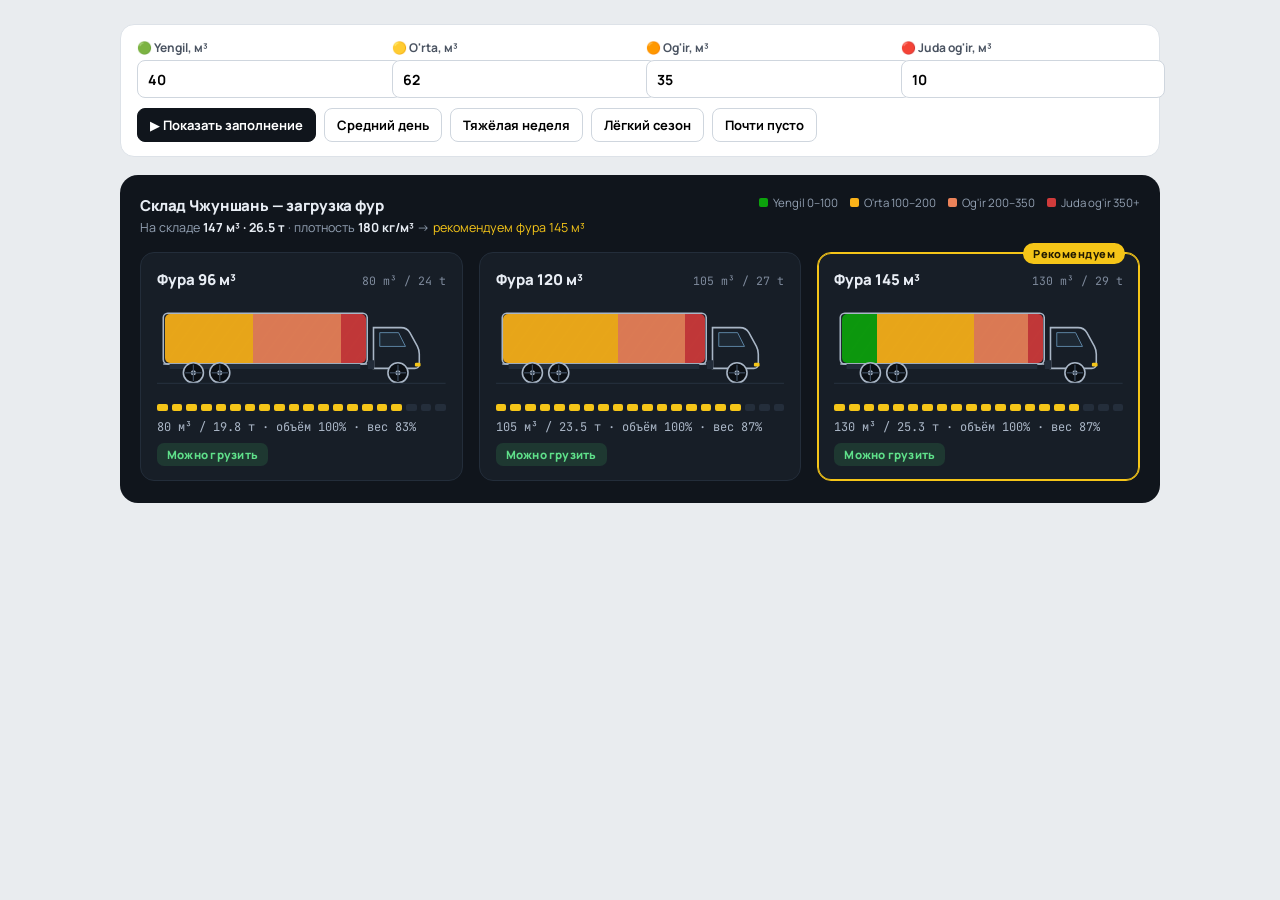
<file: .claude/truck-fill-widget.html>
<!DOCTYPE html>
<html lang="ru">
<head>
<meta charset="UTF-8">
<meta name="viewport" content="width=device-width, initial-scale=1.0">
<title>Truck Fill Widget — Night Dispatch</title>
<link rel="preconnect" href="https://fonts.googleapis.com">
<link href="https://fonts.googleapis.com/css2?family=Manrope:wght@500;700;800&family=JetBrains+Mono:wght@500;700&display=swap" rel="stylesheet">
<style>
/* =====================================================================
   TRUCK FILL WIDGET — стиль «Ночная диспетчерская»
   Самодостаточный компонент. Точка входа: TruckFillWidget.mount(el, opts)
   Обновление данных: widget.update({ stock:[g,y,o,r] }) или { items:[...] }
   ===================================================================== */
.tfw{
  --tfw-bg:#10151c; --tfw-card:#171e27; --tfw-line:#232d3a; --tfw-line2:#2c3847;
  --tfw-ink:#e8edf4; --tfw-mute:#93a1b3; --tfw-dim:#7e8a9c;
  --tfw-amber:#f5c518; --tfw-red:#e5484d; --tfw-green:#5fe08a;
  --tfw-g:#0ca30c; --tfw-y:#fab219; --tfw-o:#ec835a; --tfw-r:#d03b3b;
  font-family:'Manrope',system-ui,sans-serif; color:var(--tfw-ink);
  background:var(--tfw-bg); border-radius:18px; padding:20px 20px 22px;
  box-sizing:border-box;
}
.tfw *{box-sizing:border-box;margin:0;padding:0}
.tfw-mono{font-family:'JetBrains Mono',monospace}

.tfw-top{display:flex;justify-content:space-between;align-items:flex-start;gap:14px;flex-wrap:wrap;margin-bottom:16px}
.tfw-top .tfw-title{font-size:15px;font-weight:800;letter-spacing:-.01em}
.tfw-top .tfw-sub{font-size:12.5px;color:var(--tfw-mute);margin-top:3px}
.tfw-top .tfw-sub b{color:var(--tfw-ink);font-weight:700}
.tfw-top .tfw-sub .tfw-rec{color:var(--tfw-amber)}
.tfw-top .tfw-sub .tfw-warn{color:var(--tfw-red)}
.tfw-legend{display:flex;gap:12px;flex-wrap:wrap;font-size:11.5px;color:var(--tfw-mute)}
.tfw-legend span{display:flex;align-items:center;gap:5px}
.tfw-legend i{width:9px;height:9px;border-radius:2px;display:inline-block}

.tfw-grid{display:grid;grid-template-columns:repeat(auto-fit,minmax(290px,1fr));gap:16px}
.tfw-card{background:var(--tfw-card);border:1px solid var(--tfw-line);border-radius:14px;padding:16px 16px 14px;position:relative;transition:border-color .3s,box-shadow .3s}
.tfw-card.is-rec{border-color:var(--tfw-amber);box-shadow:0 0 0 1px var(--tfw-amber) inset}
.tfw-card .tfw-flag{position:absolute;top:-10px;right:14px;background:var(--tfw-amber);color:#211a02;font-size:11px;font-weight:800;padding:3px 10px;border-radius:20px;letter-spacing:.04em;display:none}
.tfw-card.is-rec .tfw-flag{display:block}
.tfw-head{display:flex;justify-content:space-between;align-items:baseline;margin-bottom:10px}
.tfw-head .tfw-nm{font-weight:800;font-size:15px}
.tfw-head .tfw-cap{font-size:11.5px;color:var(--tfw-dim)}

/* --- фура: SVG-контур поверх HTML-заливки, чтобы заливка анимировалась CSS-переходом --- */
.tfw-truck{position:relative;aspect-ratio:460/150;width:100%}
.tfw-truck svg{position:absolute;inset:0;width:100%;height:100%;z-index:3;pointer-events:none}
.tfw-hold{position:absolute;left:2.61%;top:15.33%;width:69.78%;height:51.33%;border-radius:5px;overflow:hidden;z-index:1;
  background:#0b0f14;background-image:repeating-linear-gradient(-55deg,transparent 0 9px,rgba(255,255,255,.035) 9px 11px)}
.tfw-cargo{position:absolute;inset:0;display:flex;z-index:2}
.tfw-cargo i{display:block;height:100%;width:0;opacity:.92;transition:width 1s cubic-bezier(.22,.9,.3,1)}
.tfw-cargo i:nth-child(1){background:var(--tfw-g)}
.tfw-cargo i:nth-child(2){background:var(--tfw-y)}
.tfw-cargo i:nth-child(3){background:var(--tfw-o)}
.tfw-cargo i:nth-child(4){background:var(--tfw-r)}
.tfw-wheel{transform-box:fill-box;transform-origin:center}
.tfw-truck.is-spin .tfw-wheel{animation:tfw-spin 2.6s linear infinite}
@keyframes tfw-spin{to{transform:rotate(360deg)}}

/* --- LED-шкала веса --- */
.tfw-leds{display:flex;gap:4px;margin:10px 0 8px}
.tfw-leds b{flex:1;height:7px;border-radius:2px;background:#242e3b;transition:background .35s}
.tfw-leds b.on{background:var(--tfw-amber)}
.tfw-leds b.hot{background:var(--tfw-red)}
.tfw-leds b.hot.blink{animation:tfw-blink 1s steps(2,end) infinite}
@keyframes tfw-blink{50%{opacity:.35}}

.tfw-meta{display:flex;justify-content:space-between;align-items:center;gap:8px;flex-wrap:wrap}
.tfw-meta .tfw-nums{font-size:12px;color:#aab6c6}
.tfw-badge{font-size:11.5px;font-weight:800;padding:4px 10px;border-radius:7px;letter-spacing:.02em;white-space:nowrap}
.tfw-badge.ready{background:rgba(70,200,110,.15);color:var(--tfw-green)}
.tfw-badge.over{background:rgba(229,72,77,.16);color:#ff8b8f}
.tfw-badge.almost{background:rgba(245,197,24,.14);color:var(--tfw-amber)}
.tfw-badge.fill{background:var(--tfw-line);color:var(--tfw-mute)}
.tfw-hint{font-size:11.5px;color:#ff8b8f;margin-top:7px;display:none}
.tfw-hint.show{display:block}

@media (prefers-reduced-motion:reduce){
  .tfw-cargo i{transition:none}
  .tfw-truck.is-spin .tfw-wheel,.tfw-leds b.hot.blink{animation:none}
}
@media (max-width:640px){.tfw{padding:14px 12px 16px}}

/* ---- только для демо-страницы ---- */
body{margin:0;background:#e9ecef;font-family:'Manrope',system-ui,sans-serif}
.demo{max-width:1040px;margin:0 auto;padding:24px 16px 60px}
.demo-panel{background:#fff;border:1px solid #dde2e8;border-radius:14px;padding:14px 16px;margin-bottom:18px}
.demo-panel .row{display:flex;flex-wrap:wrap;gap:12px}
.demo-panel label{flex:1;min-width:110px;font-size:12px;font-weight:700;color:#4a5361}
.demo-panel input{width:100%;height:36px;margin-top:4px;border:1.5px solid #cfd6de;border-radius:8px;padding:0 10px;font:inherit;font-size:14px}
.demo-panel .btns{display:flex;gap:8px;flex-wrap:wrap;margin-top:10px}
.demo-panel button{font:inherit;font-size:13px;font-weight:700;border:1.5px solid #cfd6de;background:#fff;border-radius:8px;padding:7px 12px;cursor:pointer}
.demo-panel button.play{background:#10151c;border-color:#10151c;color:#fff}
</style>
</head>
<body>
<div class="demo">
  <div class="demo-panel">
    <div class="row">
      <label>🟢 Yengil, м³<input type="number" id="in0" value="40" min="0"></label>
      <label>🟡 O'rta, м³<input type="number" id="in1" value="62" min="0"></label>
      <label>🟠 Og'ir, м³<input type="number" id="in2" value="35" min="0"></label>
      <label>🔴 Juda og'ir, м³<input type="number" id="in3" value="10" min="0"></label>
    </div>
    <div class="btns">
      <button class="play" id="btnPlay">▶ Показать заполнение</button>
      <button data-preset="40,62,35,10">Средний день</button>
      <button data-preset="12,28,48,52">Тяжёлая неделя</button>
      <button data-preset="70,95,30,6">Лёгкий сезон</button>
      <button data-preset="8,14,6,2">Почти пусто</button>
    </div>
  </div>

  <!-- сюда монтируется виджет -->
  <div id="truckWidget"></div>
</div>

<script>
/* =====================================================================
   TruckFillWidget — логика + рендер. Никаких зависимостей.
   ===================================================================== */
const TruckFillWidget = (() => {
  const RHO_DEFAULT = [69, 145, 253, 591]; // средние плотности категорий по статистике июнь–июль 2026
  const TRUCKS_DEFAULT = [
    { id:'t96',  name:'Фура 96 м³',  V:80,  W:24000 },
    { id:'t120', name:'Фура 120 м³', V:105, W:27000 },
    { id:'t145', name:'Фура 145 м³', V:130, W:29000 },
  ];
  const CAT_NAMES = ['Yengil','O\'rta','Og\'ir','Juda og\'ir'];

  /* --- ядро: распределение груза в фуру (см. fura-widget-task.md, раздел 5) --- */
  function allocate(stock, V, W, RHO){
    const load=[0,0,0,0]; let rem=V;
    for(const i of [3,2,1,0]){const t=Math.min(stock[i],rem);load[i]=t;rem-=t;}
    let w=load.reduce((s,x,i)=>s+x*RHO[i],0);
    for(const h of [3,2,1]){if(w<=W)break;
      for(const l of [0,1,2]){if(l>=h||w<=W)continue;
        const sp=stock[l]-load[l];if(sp<=0)continue;
        const s=Math.min(load[h],sp,(w-W)/(RHO[h]-RHO[l]));
        if(s>0){load[h]-=s;load[l]+=s;w-=s*(RHO[h]-RHO[l]);}}}
    for(const h of [3,2,1,0]){if(w<=W)break;
      const c=Math.min(load[h],(w-W)/RHO[h]);load[h]-=c;w-=c*RHO[h];}
    return {load, vol:load.reduce((a,b)=>a+b,0), w};
  }
  function statusOf(stock, t, r){
    const sv=stock.reduce((a,b)=>a+b,0);
    const fv=r.vol/t.V, fw=r.w/t.W, fill=Math.max(fv,fw);
    let code,label;
    if(sv>=t.V&&fv>=0.995&&r.w<=t.W+1){code='ready';label='Можно грузить';}
    else if(sv>=t.V&&fv<0.995){code='over';label='Перевес — нужен лёгкий';}
    else if(fill>=0.8){code='almost';label='Почти готова · '+Math.round(fill*100)+'%';}
    else{code='fill';label='Накопление · '+Math.round(fill*100)+'%';}
    return {code,label,fill,fv,fw};
  }
  /* сколько м³ лёгкого не хватает, чтобы фура поехала полной по объёму */
  function lightDeficit(stock,t,r,RHO){
    if(r.vol>=t.V-0.5)return 0;
    const missingVol=t.V-r.vol; // столько кубов не влезло из-за веса
    // заменяем тяжёлый на лёгкий: на каждый м³ красного нужен ~1 м³ зелёного и он экономит RHO[3]-RHO[0]
    return Math.ceil(missingVol);
  }
  /* признак стока: [м³ по 4 категориям]. Если пришли позиции с kg — считаем реальные ρ. */
  function normalize(input, RHO){
    if(input.stock) return {stock:input.stock.slice(), RHO:RHO.slice()};
    // items: [{cbm, kg}] или [{cbm, density}]
    const vol=[0,0,0,0], wt=[0,0,0,0];
    for(const it of input.items||[]){
      const d = it.density!=null ? it.density : (it.kg/it.cbm);
      const c = d<100?0:d<200?1:d<350?2:3;
      vol[c]+=it.cbm; wt[c]+=it.cbm*d;
    }
    const rho=vol.map((v,i)=>v>0?wt[i]/v:RHO[i]);
    return {stock:vol, RHO:rho};
  }

  const SVG=`<svg viewBox="0 0 460 150" fill="none" aria-hidden="true">
  <rect x="10" y="21" width="325" height="81" rx="7" stroke="#a9b6c6" stroke-width="2.5"/>
  <line x1="10" y1="102" x2="335" y2="102" stroke="#a9b6c6" stroke-width="2.5"/>
  <rect x="20" y="102" width="304" height="8" fill="#232d3a"/>
  <path d="M345 44 h44 c6 0 11 3 14 8 l12 22 c2 4 3 8 3 12 v16 c0 4 -3 7 -7 7 h-66 z" stroke="#a9b6c6" stroke-width="2.5"/>
  <path d="M355 52 h30 l11 22 h-41 z" fill="#1d2833" stroke="#5f88a8" stroke-width="1.5"/>
  <rect x="336" y="96" width="10" height="14" fill="#232d3a"/>
  <rect x="411" y="100" width="9" height="6" rx="2" fill="#f5c518"/>
  ${[58,100,384].map(cx=>`<g class="tfw-wheel"><circle cx="${cx}" cy="116" r="16" fill="#0b0f14" stroke="#a9b6c6" stroke-width="2.5"/><circle cx="${cx}" cy="116" r="4" fill="#a9b6c6"/><line x1="${cx}" y1="103" x2="${cx}" y2="129" stroke="#3d4c5e" stroke-width="2"/><line x1="${cx-13}" y1="116" x2="${cx+13}" y2="116" stroke="#3d4c5e" stroke-width="2"/></g>`).join('')}
  <line x1="0" y1="133" x2="460" y2="133" stroke="#232d3a" stroke-width="2"/></svg>`;

  function mount(el, opts={}){
    const trucks=opts.trucks||TRUCKS_DEFAULT;
    let RHO=(opts.rho||RHO_DEFAULT).slice();
    const title=opts.title||'Загрузка фур';
    el.innerHTML=`<div class="tfw" role="region" aria-label="${title}">
      <div class="tfw-top">
        <div><div class="tfw-title">${title}</div><div class="tfw-sub" data-sum></div></div>
        <div class="tfw-legend">
          <span><i style="background:var(--tfw-g)"></i>${CAT_NAMES[0]} 0–100</span>
          <span><i style="background:var(--tfw-y)"></i>${CAT_NAMES[1]} 100–200</span>
          <span><i style="background:var(--tfw-o)"></i>${CAT_NAMES[2]} 200–350</span>
          <span><i style="background:var(--tfw-r)"></i>${CAT_NAMES[3]} 350+</span>
        </div>
      </div>
      <div class="tfw-grid">${trucks.map(t=>`
        <div class="tfw-card" data-card="${t.id}">
          <span class="tfw-flag">Рекомендуем</span>
          <div class="tfw-head"><span class="tfw-nm">${t.name}</span><span class="tfw-cap tfw-mono">${t.V} m³ / ${t.W/1000} t</span></div>
          <div class="tfw-truck" data-truck><div class="tfw-hold"><div class="tfw-cargo"><i></i><i></i><i></i><i></i></div></div>${SVG}</div>
          <div class="tfw-leds" data-leds>${'<b></b>'.repeat(20)}</div>
          <div class="tfw-meta"><span class="tfw-nums tfw-mono" data-nums></span><span class="tfw-badge" data-badge></span></div>
          <div class="tfw-hint" data-hint></div>
        </div>`).join('')}</div>
    </div>`;

    const cards=trucks.map(t=>el.querySelector(`[data-card="${t.id}"]`));

    function update(input){
      const {stock,RHO:rho}=normalize(input,RHO);
      const sv=stock.reduce((a,b)=>a+b,0);
      const sw=stock.reduce((s,x,i)=>s+x*rho[i],0);
      const D=sv>0?sw/sv:0;
      // рекомендация фуры по плотности склада
      let rec=-1;
      if(sv>0){
        const sorted=trucks.map((t,i)=>({i,lim:t.W/t.V})).sort((a,b)=>b.lim-a.lim); // от «терпимой» к «строгой»
        // выбираем самую большую фуру, чей лимит плотности >= D
        const ok=trucks.map((t,i)=>({i,lim:t.W/t.V,V:t.V})).filter(x=>x.lim>=D).sort((a,b)=>b.V-a.V);
        if(ok.length){ rec=ok[0].i;
          // если объёма не хватает на эту фуру — сдвигаемся вниз
          for(const x of ok){ if(sv>=x.V){rec=x.i;break;} rec=x.i; }
        }
      }
      const maxLim=Math.max(...trucks.map(t=>t.W/t.V));
      const sum=el.querySelector('[data-sum]');
      sum.innerHTML='На складе <b>'+Math.round(sv)+' м³ · '+(sw/1000).toFixed(1)+' т</b> · плотность <b>'+Math.round(D)+' кг/м³</b>'
        +(sv===0?'':D>maxLim?' <span class="tfw-warn">— тяжелее лимита любой фуры, копите лёгкий груз</span>'
        :rec>=0?' → <span class="tfw-rec">рекомендуем '+trucks[rec].name.toLowerCase()+'</span>':'');

      trucks.forEach((t,i)=>{
        const r=allocate(stock.slice(),t.V,t.W,rho);
        const st=statusOf(stock,t,r);
        const c=cards[i];
        c.classList.toggle('is-rec',rec===i);
        c.querySelectorAll('.tfw-cargo i').forEach((s,k)=>s.style.width=(r.load[k]/t.V*100)+'%');
        const on=Math.round(st.fw*20);
        c.querySelectorAll('[data-leds] b').forEach((b,k)=>{b.className=k<on?(st.fw>=0.98?'hot'+(st.code==='over'?' blink':''):'on'):'';});
        c.querySelector('[data-nums]').textContent=Math.round(r.vol)+' м³ / '+(r.w/1000).toFixed(1)+' т · объём '+Math.round(st.fv*100)+'% · вес '+Math.round(st.fw*100)+'%';
        const b=c.querySelector('[data-badge]'); b.textContent=st.label; b.className='tfw-badge '+st.code;
        c.querySelector('[data-truck]').classList.toggle('is-spin',st.code==='fill'||st.code==='almost');
        const h=c.querySelector('[data-hint]');
        if(st.code==='over'){h.textContent='Не хватает ≈'+lightDeficit(stock,t,r,rho)+' м³ лёгкого/среднего груза, чтобы уехать полной';h.classList.add('show');}
        else h.classList.remove('show');
      });
    }
    /* «анимация с нуля»: сброс заливки и повторное наполнение */
    function replay(input){
      el.querySelectorAll('.tfw-cargo i').forEach(s=>{s.style.transition='none';s.style.width='0';});
      requestAnimationFrame(()=>requestAnimationFrame(()=>{
        el.querySelectorAll('.tfw-cargo i').forEach(s=>s.style.transition='');
        update(input);
      }));
    }
    return {update, replay, allocate:(s,V,W)=>allocate(s,V,W,RHO), setRho:(r)=>{RHO=r.slice();}};
  }
  return {mount, allocate:(s,V,W,r)=>allocate(s,V,W,r||RHO_DEFAULT)};
})();

/* ---------------- демо-обвязка (в платформе не нужна) ---------------- */
const widget = TruckFillWidget.mount(document.getElementById('truckWidget'), { title:'Склад Чжуншань — загрузка фур' });
const readStock=()=>[0,1,2,3].map(i=>Math.max(0,parseFloat(document.getElementById('in'+i).value)||0));
[0,1,2,3].forEach(i=>document.getElementById('in'+i).addEventListener('input',()=>widget.update({stock:readStock()})));
document.querySelectorAll('[data-preset]').forEach(b=>b.addEventListener('click',()=>{
  const v=b.dataset.preset.split(',').map(Number);
  [0,1,2,3].forEach(i=>document.getElementById('in'+i).value=v[i]);
  widget.replay({stock:v});
}));
document.getElementById('btnPlay').addEventListener('click',()=>widget.replay({stock:readStock()}));
requestAnimationFrame(()=>requestAnimationFrame(()=>widget.update({stock:readStock()})));
</script>
</body>
</html>
</file>
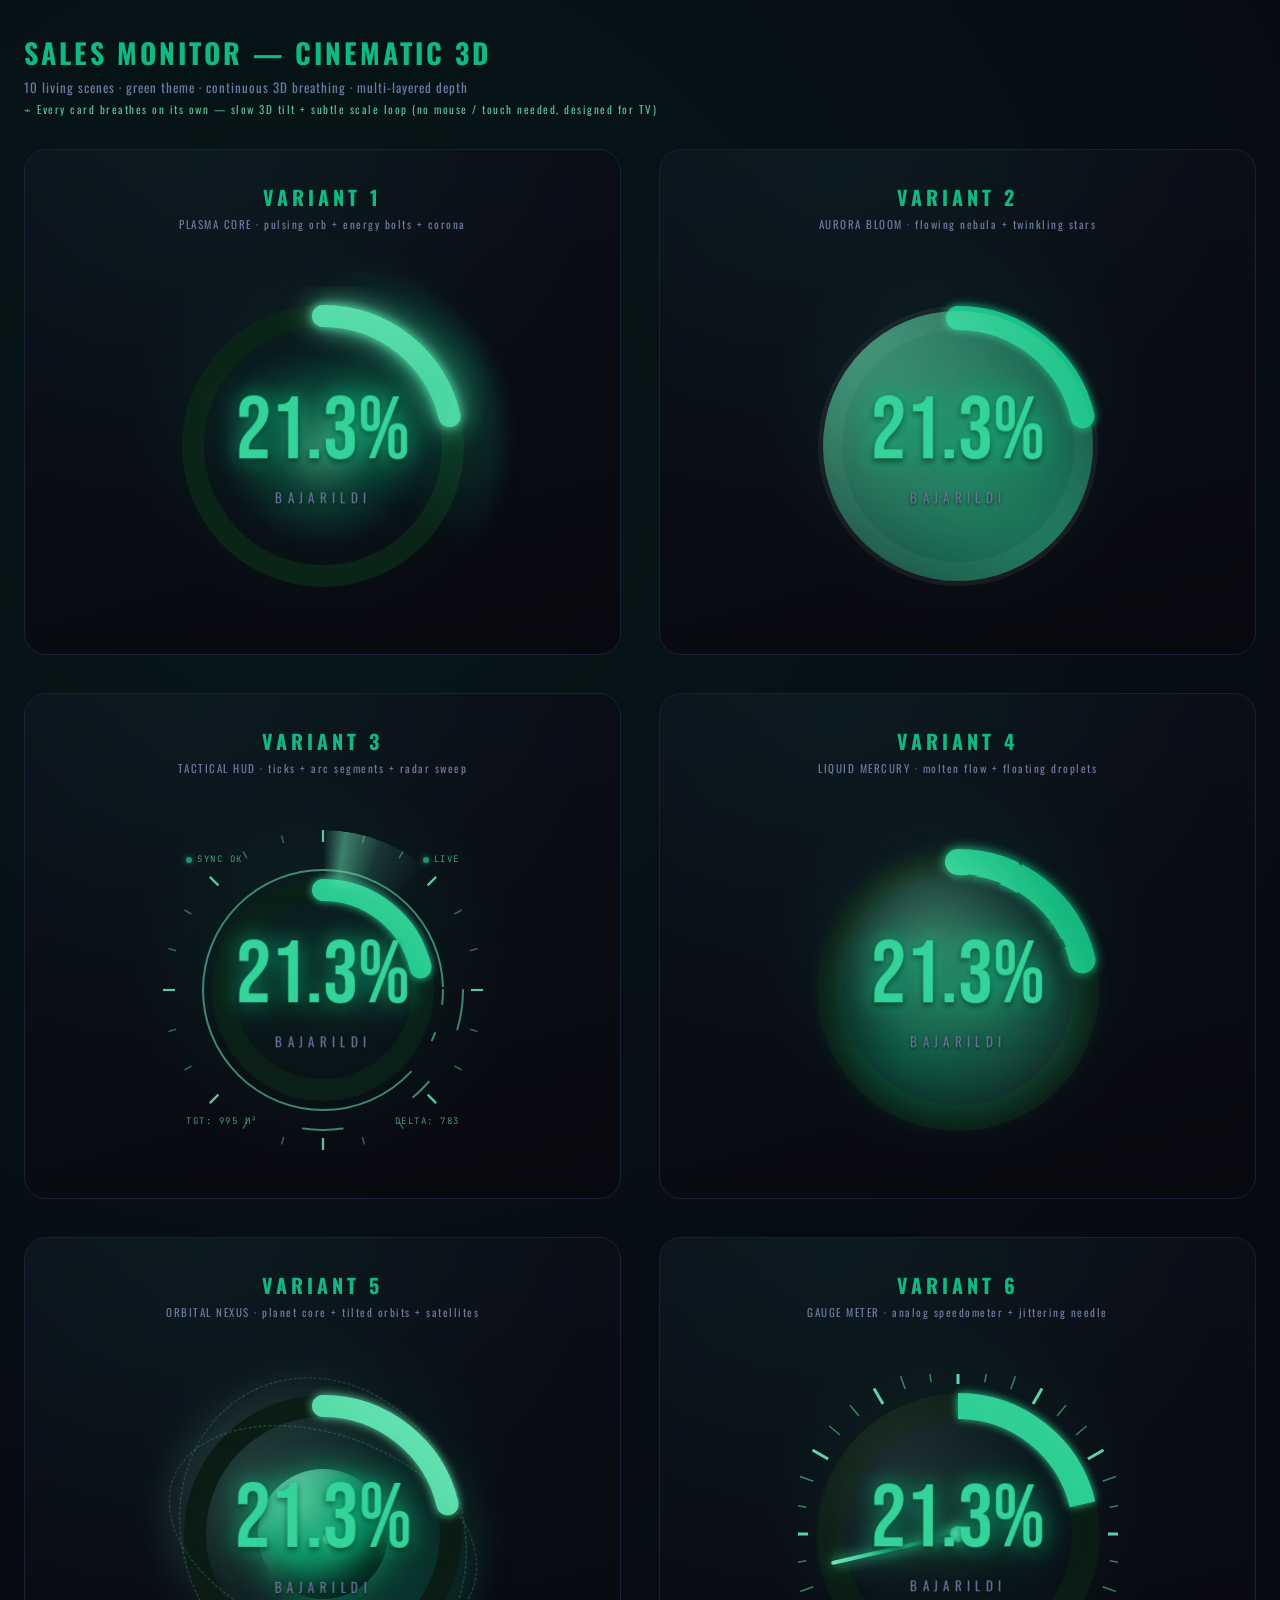
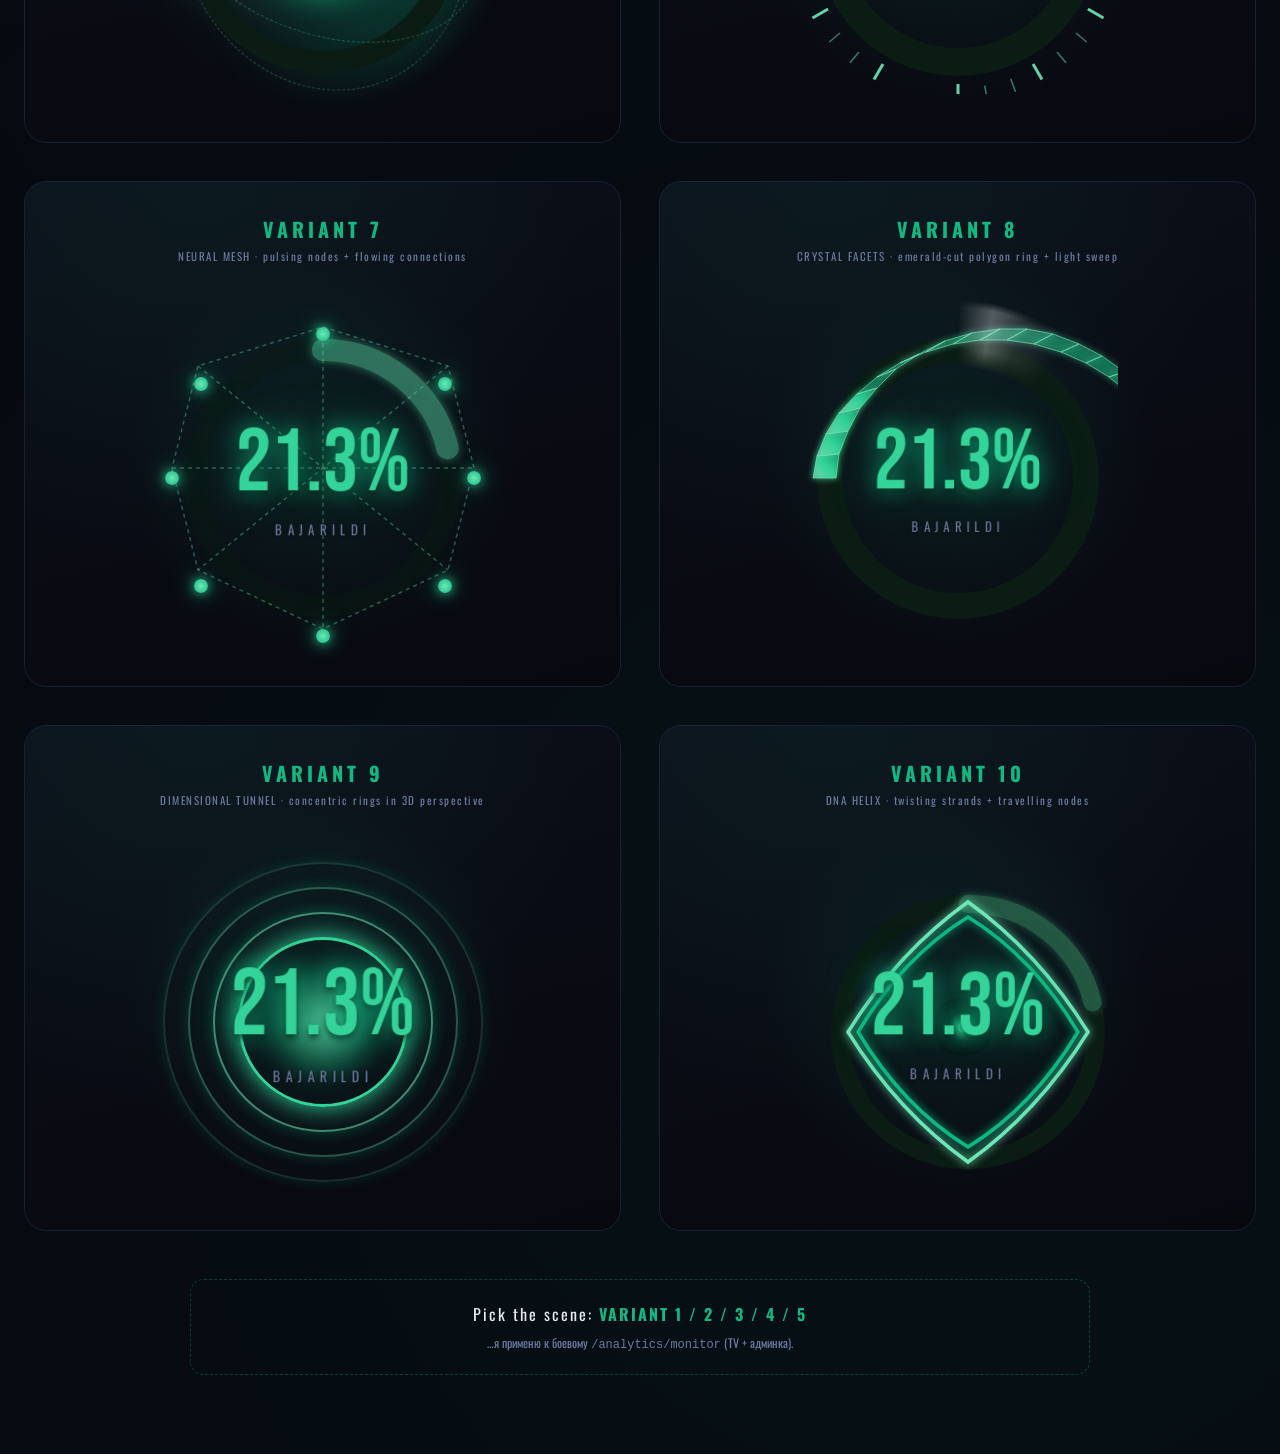
<file: templates/analytics/monitor_preview.html>
<!DOCTYPE html>
<html lang="uz">
<head>
  <meta charset="UTF-8">
  <meta name="viewport" content="width=device-width, initial-scale=1.0">
  <title>Sales Monitor — Cinematic 3D variants</title>
  <link rel="preconnect" href="https://fonts.googleapis.com">
  <link href="https://fonts.googleapis.com/css2?family=Bebas+Neue&family=Oswald:wght@300;500;700&family=JetBrains+Mono:wght@400&display=swap" rel="stylesheet">
<style>
  :root {
    --bg:     #06080f;
    --bg2:    #0c0f1a;
    --border: #1a2035;
    --text:   #e8eaf0;
    --muted:  #6b7a9e;
    --green:  #10b981;
    --green2: #34d399;
    --green3: #6ee7b7;
    --greenD: #064e3b;
  }
  * { box-sizing: border-box; margin: 0; padding: 0; }
  html, body { overflow-x: hidden; }
  body {
    background:
      radial-gradient(circle at 25% 15%, rgba(16,185,129,.09) 0%, transparent 50%),
      radial-gradient(circle at 75% 85%, rgba(16,185,129,.06) 0%, transparent 50%),
      var(--bg);
    color: var(--text);
    font-family: "Oswald", sans-serif;
    padding: 32px 24px 80px;
    min-height: 100vh;
    perspective: 1400px;
  }
  h1 { font-size: 28px; letter-spacing: 3px; color: var(--green); }
  .subtitle { color: var(--muted); font-size: 13px; margin: 4px 0 4px; letter-spacing: 1px; }
  .hint { color: var(--green3); font-size: 11px; margin-bottom: 32px; letter-spacing: 1.5px; opacity: .8; }

  .grid {
    display: grid;
    grid-template-columns: repeat(auto-fit, minmax(440px, 1fr));
    gap: 38px;
    max-width: 1720px;
    margin: 0 auto;
  }

  .vcard {
    position: relative;
    background:
      radial-gradient(circle at 30% 0%, rgba(16,185,129,.07) 0%, transparent 60%),
      linear-gradient(165deg, var(--bg2) 0%, #08090f 100%);
    border: 1px solid var(--border);
    border-radius: 22px;
    padding: 32px 22px 28px;
    text-align: center;
    overflow: hidden;
    perspective: 1200px;
    transform-style: preserve-3d;
    transition: box-shadow .25s ease, transform .25s ease;
  }
  .vcard:hover { box-shadow: 0 40px 90px -30px rgba(16,185,129,.28); }
  /* ambient ring behind */
  .vcard::before {
    content:'';
    position: absolute;
    top: 55%; left: 50%;
    width: 500px; height: 500px;
    transform: translate(-50%, -50%);
    background: radial-gradient(circle, rgba(16,185,129,.10) 0%, transparent 55%);
    pointer-events: none;
    z-index: 0;
    animation: ambient-pulse 4s ease-in-out infinite;
  }
  @keyframes ambient-pulse { 0%,100% { opacity: .55; } 50% { opacity: 1; } }

  .vname { font-size: 20px; letter-spacing: 4px; color: var(--green); font-weight: 700; position: relative; z-index: 5; }
  .vdesc { font-size: 11px; color: var(--muted); letter-spacing: 1.5px; margin: 4px 0 22px; min-height: 28px; position: relative; z-index: 5; }

  .vbox {
    position: relative;
    width: 360px; height: 360px;
    margin: 0 auto;
    display: flex;
    align-items: center;
    justify-content: center;
    transform-style: preserve-3d;
    will-change: transform;
    animation: alive 11s ease-in-out infinite;
  }
  /* "Живое дыхание" — постоянный микро-наклон в 3D + масштаб.
     Перебивает синхронность вариантов через nth-child задержки ниже. */
  @keyframes alive {
    0%,  100% { transform: rotateX( 2.5deg) rotateY(-3deg)   scale(1);     }
    25%       { transform: rotateX(-2deg)   rotateY( 2.5deg) scale(1.005); }
    50%       { transform: rotateX( 3deg)   rotateY( 2deg)   scale(.998);  }
    75%       { transform: rotateX(-2.5deg) rotateY(-2.5deg) scale(1.003); }
  }
  /* Slight stagger so the 10 cards don't all breathe in sync */
  .grid .vcard:nth-child(2n)   .vbox { animation-delay: -1.5s; animation-duration: 12s; }
  .grid .vcard:nth-child(3n)   .vbox { animation-delay: -3s;   animation-duration: 13s; }
  .grid .vcard:nth-child(5n)   .vbox { animation-delay: -5s;   animation-duration: 10s; }
  .grid .vcard:nth-child(7n+1) .vbox { animation-delay: -2.5s; animation-duration: 14s; }

  .vbox > svg.main-svg { position: absolute; inset: 20px; transform: translateZ(0); }

  /* Percent text — always on top, with depth */
  .vpct {
    position: absolute;
    inset: 0;
    display: flex;
    flex-direction: column;
    align-items: center;
    justify-content: center;
    z-index: 12;
    pointer-events: none;
    transform: translateZ(40px);
  }
  .vpct-num {
    font-family: "Bebas Neue", sans-serif;
    font-size: 86px;
    line-height: 1;
    color: var(--green2);
    text-shadow:
      0 0 22px rgba(16,185,129,.85),
      0 0 50px rgba(16,185,129,.45),
      0 3px 6px rgba(0,0,0,.7);
  }
  .vpct-sub {
    font-size: 13px;
    letter-spacing: 5px;
    color: var(--muted);
    margin-top: 10px;
    text-shadow: 0 1px 3px rgba(0,0,0,.8);
  }

  /* Floating particles — bigger and brighter */
  .particles { position: absolute; inset: 0; pointer-events: none; transform: translateZ(60px); z-index: 8; }
  .particles span {
    position: absolute;
    width: 7px; height: 7px;
    border-radius: 50%;
    background: var(--green3);
    box-shadow:
      0 0 10px var(--green2),
      0 0 22px rgba(16,185,129,.55);
    opacity: 0;
    animation: float 4s ease-in-out infinite;
  }
  .particles span:nth-child(1) { top: 8%;  left: 50%; animation-delay: 0s; }
  .particles span:nth-child(2) { top: 22%; left: 86%; animation-delay: .4s; }
  .particles span:nth-child(3) { top: 50%; left: 95%; animation-delay: .8s; }
  .particles span:nth-child(4) { top: 78%; left: 86%; animation-delay: 1.2s; }
  .particles span:nth-child(5) { top: 92%; left: 50%; animation-delay: 1.6s; }
  .particles span:nth-child(6) { top: 78%; left: 14%; animation-delay: 2.0s; }
  .particles span:nth-child(7) { top: 50%; left: 5%;  animation-delay: 2.4s; }
  .particles span:nth-child(8) { top: 22%; left: 14%; animation-delay: 2.8s; }
  @keyframes float {
    0%, 100% { opacity: 0; transform: translateY(0) scale(.5); }
    50%      { opacity: 1; transform: translateY(-16px) scale(1.1); }
  }

  /* ╔══════════════════════════════════════════════════════════════
     VARIANT 1 — PLASMA CORE
     Pulsing energy orb behind the percent, electric arcs, distorted halo
     ══════════════════════════════════════════════════════════════ */
  .v1 .ring-bg   { stroke: #0b2418; stroke-width: 22; fill: none; }
  .v1 .ring-fill { stroke: url(#g1); stroke-width: 22; fill: none; stroke-linecap: round; filter: url(#glow1); }
  .v1::after {
    /* core energy orb */
    content: '';
    position: absolute;
    top: 50%; left: 50%;
    width: 200px; height: 200px;
    transform: translate(-50%, -50%);
    border-radius: 50%;
    background:
      radial-gradient(circle at 50% 50%, rgba(110,231,183,.5) 0%, rgba(16,185,129,.25) 35%, transparent 70%);
    filter: blur(8px);
    z-index: 2;
    animation: v1-core 2.4s ease-in-out infinite;
  }
  @keyframes v1-core {
    0%, 100% { transform: translate(-50%, -50%) scale(.9); opacity: .85; }
    50%      { transform: translate(-50%, -50%) scale(1.08); opacity: 1; }
  }
  .v1 .corona {
    position: absolute;
    top: 50%; left: 50%;
    width: 360px; height: 360px;
    transform: translate(-50%, -50%);
    border-radius: 50%;
    background: conic-gradient(from 0deg, transparent 0deg, rgba(16,185,129,.25) 60deg, transparent 130deg);
    animation: rot 4.5s linear infinite;
    z-index: 1;
    filter: blur(10px);
  }
  @keyframes rot { to { transform: translate(-50%, -50%) rotate(360deg); } }
  .v1 .bolt {
    position: absolute;
    top: 50%; left: 50%;
    width: 3px; height: 60px;
    background: linear-gradient(180deg, transparent, var(--green3), transparent);
    transform-origin: center bottom;
    opacity: 0;
    z-index: 4;
    box-shadow: 0 0 8px var(--green2);
  }
  .v1 .bolt:nth-child(1) { transform: translate(-50%, -180px) rotate(0deg);   animation: bolt 3.2s ease-out infinite; }
  .v1 .bolt:nth-child(2) { transform: translate(-50%, -180px) rotate(72deg);  animation: bolt 3.2s ease-out .6s infinite; }
  .v1 .bolt:nth-child(3) { transform: translate(-50%, -180px) rotate(144deg); animation: bolt 3.2s ease-out 1.2s infinite; }
  .v1 .bolt:nth-child(4) { transform: translate(-50%, -180px) rotate(216deg); animation: bolt 3.2s ease-out 1.8s infinite; }
  .v1 .bolt:nth-child(5) { transform: translate(-50%, -180px) rotate(288deg); animation: bolt 3.2s ease-out 2.4s infinite; }
  @keyframes bolt {
    0%  { opacity: 0; transform-origin: center bottom; }
    10% { opacity: 1; }
    20% { opacity: 0; }
    100%{ opacity: 0; }
  }

  /* ╔══════════════════════════════════════════════════════════════
     VARIANT 2 — AURORA BLOOM
     Aurora-like flowing inside the ring + star particles
     ══════════════════════════════════════════════════════════════ */
  .v2 .ring-bg   { stroke: rgba(255,255,255,.06); stroke-width: 24; fill: none; }
  .v2 .ring-fill { stroke: url(#g2); stroke-width: 24; fill: none; stroke-linecap: round; filter: url(#glow2); }
  .v2 .aurora {
    position: absolute;
    top: 50%; left: 50%;
    width: 270px; height: 270px;
    transform: translate(-50%, -50%);
    border-radius: 50%;
    overflow: hidden;
    z-index: 2;
    opacity: .85;
  }
  .v2 .aurora::before, .v2 .aurora::after {
    content: '';
    position: absolute;
    inset: -50%;
    background:
      radial-gradient(ellipse at 30% 30%, rgba(110,231,183,.5), transparent 50%),
      radial-gradient(ellipse at 70% 70%, rgba(52,211,153,.4),  transparent 50%),
      radial-gradient(ellipse at 50% 50%, rgba(16,185,129,.3),  transparent 60%);
    animation: aurora-flow 9s ease-in-out infinite;
    filter: blur(20px);
  }
  .v2 .aurora::after {
    animation: aurora-flow 9s ease-in-out -4.5s infinite reverse;
    opacity: .7;
  }
  @keyframes aurora-flow {
    0%, 100% { transform: translate(-10%, -10%) rotate(0deg); }
    33%      { transform: translate(8%, -5%)  rotate(40deg); }
    66%      { transform: translate(-5%, 8%)  rotate(-30deg); }
  }
  .v2 .stars {
    position: absolute;
    top: 50%; left: 50%;
    width: 280px; height: 280px;
    transform: translate(-50%, -50%);
    border-radius: 50%;
    z-index: 3;
    pointer-events: none;
  }
  .v2 .stars span {
    position: absolute;
    width: 2px; height: 2px;
    background: white;
    border-radius: 50%;
    box-shadow: 0 0 4px white;
    opacity: 0;
    animation: twinkle 3s ease-in-out infinite;
  }
  .v2 .stars span:nth-child(1) { top: 20%; left: 60%; animation-delay: 0s; }
  .v2 .stars span:nth-child(2) { top: 35%; left: 25%; animation-delay: .5s; }
  .v2 .stars span:nth-child(3) { top: 55%; left: 75%; animation-delay: 1s; }
  .v2 .stars span:nth-child(4) { top: 70%; left: 40%; animation-delay: 1.5s; }
  .v2 .stars span:nth-child(5) { top: 45%; left: 50%; animation-delay: 2s; }
  .v2 .stars span:nth-child(6) { top: 25%; left: 80%; animation-delay: 2.5s; }
  @keyframes twinkle { 0%,100% { opacity: 0; } 50% { opacity: 1; transform: scale(1.5); } }

  /* ╔══════════════════════════════════════════════════════════════
     VARIANT 3 — TACTICAL HUD
     Tick marks every 10°, rotating arc segments, radar sweep, micro-text
     ══════════════════════════════════════════════════════════════ */
  .v3 .ring-bg     { stroke: #0a1f17; stroke-width: 22; fill: none; }
  .v3 .ring-fill   { stroke: url(#g3); stroke-width: 22; fill: none; stroke-linecap: round; filter: url(#glow3); }
  .v3 .tick        { stroke: rgba(110,231,183,.4); stroke-width: 1.5; }
  .v3 .tick.major  { stroke: rgba(110,231,183,.85); stroke-width: 2.2; }
  .v3 .outer-seg-1, .v3 .outer-seg-2 {
    stroke: rgba(110,231,183,.55); stroke-width: 2; fill: none;
    stroke-linecap: round;
  }
  .v3 .outer-seg-1 { animation: rot-cw  9s linear infinite; transform-origin: center; }
  .v3 .outer-seg-2 { animation: rot-ccw 14s linear infinite; transform-origin: center; }
  @keyframes rot-cw  { to { transform: rotate(360deg); } }
  @keyframes rot-ccw { to { transform: rotate(-360deg); } }
  .v3 .radar {
    position: absolute;
    inset: 20px;
    border-radius: 50%;
    background: conic-gradient(from 0deg,
      transparent 0deg,
      rgba(110,231,183,.5) 8deg,
      rgba(110,231,183,.15) 22deg,
      transparent 40deg,
      transparent 360deg
    );
    mask: radial-gradient(circle, transparent 100px, black 115px, black 175px, transparent 180px);
    -webkit-mask: radial-gradient(circle, transparent 100px, black 115px, black 175px, transparent 180px);
    animation: rot-cw 2.5s linear infinite;
    z-index: 3;
    filter: blur(.5px);
  }
  .v3 .hud-label {
    position: absolute;
    font-family: "JetBrains Mono", monospace;
    font-size: 9px;
    color: var(--green3);
    letter-spacing: 1.5px;
    text-transform: uppercase;
    opacity: .65;
    z-index: 5;
  }
  .v3 .hud-label.l1 { top: 12%; left: 12%; }
  .v3 .hud-label.l2 { top: 12%; right: 12%; text-align: right; }
  .v3 .hud-label.l3 { bottom: 12%; left: 12%; }
  .v3 .hud-label.l4 { bottom: 12%; right: 12%; text-align: right; }
  .v3 .hud-blink { display:inline-block; width:6px;height:6px;border-radius:50%; background: var(--green2); margin-right:5px; box-shadow:0 0 6px var(--green2); animation: blink 1.2s ease-in-out infinite; vertical-align: middle; }
  @keyframes blink { 0%,100% { opacity: 1; } 50% { opacity: .25; } }

  /* ╔══════════════════════════════════════════════════════════════
     VARIANT 4 — LIQUID MERCURY
     Liquid surface, moving caustics, blob distortions
     ══════════════════════════════════════════════════════════════ */
  .v4 .ring-bg   { stroke: #0a1c14; stroke-width: 26; fill: none; }
  .v4 .ring-fill { stroke: url(#g4); stroke-width: 26; fill: none; stroke-linecap: round; filter: url(#glow4) url(#liquid); }
  .v4 .liquid-bg {
    position: absolute;
    top: 50%; left: 50%;
    width: 260px; height: 260px;
    transform: translate(-50%, -50%);
    border-radius: 50%;
    background:
      radial-gradient(circle at 40% 30%, rgba(110,231,183,.45), transparent 50%),
      radial-gradient(circle at 70% 60%, rgba(52,211,153,.35), transparent 55%),
      radial-gradient(circle at 30% 70%, rgba(16,185,129,.4), transparent 50%);
    filter: blur(14px);
    animation: liquid-flow 6s ease-in-out infinite;
    z-index: 1;
  }
  @keyframes liquid-flow {
    0%, 100% { transform: translate(-50%, -50%) scale(1) rotate(0deg); }
    33%      { transform: translate(-48%, -52%) scale(1.06) rotate(40deg); }
    66%      { transform: translate(-52%, -48%) scale(.96) rotate(-30deg); }
  }
  .v4 .mercury-drop {
    position: absolute;
    width: 14px; height: 14px;
    border-radius: 50%;
    background: radial-gradient(circle at 30% 30%, var(--green3), var(--green));
    box-shadow:
      0 0 10px var(--green2),
      inset -2px -3px 5px rgba(0,0,0,.3),
      inset 2px 2px 4px rgba(255,255,255,.4);
    z-index: 5;
    opacity: 0;
  }
  .v4 .mercury-drop.d1 { top: 50%; left: 50%; animation: drop1 5s ease-in-out infinite; }
  .v4 .mercury-drop.d2 { top: 50%; left: 50%; animation: drop2 5s ease-in-out 1.7s infinite; }
  .v4 .mercury-drop.d3 { top: 50%; left: 50%; animation: drop3 5s ease-in-out 3.3s infinite; }
  @keyframes drop1 {
    0% { opacity: 0; transform: translate(-50%, -50%) scale(.3); }
    20%{ opacity: 1; }
    100%{ opacity: 0; transform: translate(40px, -70px) scale(1.4); }
  }
  @keyframes drop2 {
    0% { opacity: 0; transform: translate(-50%, -50%) scale(.3); }
    20%{ opacity: 1; }
    100%{ opacity: 0; transform: translate(-80px, 30px) scale(1.4); }
  }
  @keyframes drop3 {
    0% { opacity: 0; transform: translate(-50%, -50%) scale(.3); }
    20%{ opacity: 1; }
    100%{ opacity: 0; transform: translate(60px, 60px) scale(1.4); }
  }

  /* ╔══════════════════════════════════════════════════════════════
     VARIANT 5 — ORBITAL NEXUS
     Orbital rings at 3D angles, planet core, moving satellites, nebula bg
     ══════════════════════════════════════════════════════════════ */
  .v5 .ring-bg   { stroke: #0a1c14; stroke-width: 22; fill: none; }
  .v5 .ring-fill { stroke: url(#g5); stroke-width: 22; fill: none; stroke-linecap: round; filter: url(#glow5); }
  .v5 .nebula {
    position: absolute;
    top: 50%; left: 50%;
    width: 320px; height: 320px;
    transform: translate(-50%, -50%);
    border-radius: 50%;
    background:
      radial-gradient(ellipse at 30% 35%, rgba(167,243,208,.18), transparent 50%),
      radial-gradient(ellipse at 70% 65%, rgba(16,185,129,.25), transparent 55%);
    filter: blur(16px);
    z-index: 0;
    animation: nebula-drift 12s ease-in-out infinite;
  }
  @keyframes nebula-drift {
    0%,100% { transform: translate(-50%, -50%) rotate(0deg); }
    50%     { transform: translate(-50%, -50%) rotate(180deg); }
  }
  .v5 .orbit {
    position: absolute;
    top: 50%; left: 50%;
    border: 1px dashed rgba(110,231,183,.32);
    border-radius: 50%;
    pointer-events: none;
    z-index: 2;
  }
  .v5 .orbit.o1 { width: 320px; height: 200px; transform: translate(-50%, -50%) rotateZ(20deg); animation: orbit-tilt 8s ease-in-out infinite; }
  .v5 .orbit.o2 { width: 280px; height: 320px; transform: translate(-50%, -50%) rotateZ(-25deg); animation: orbit-tilt 11s ease-in-out -3s infinite reverse; }
  @keyframes orbit-tilt {
    0%,100% { transform: translate(-50%, -50%) rotateZ(20deg); }
    50%     { transform: translate(-50%, -50%) rotateZ(-20deg); }
  }
  .v5 .planet {
    position: absolute;
    top: 50%; left: 50%;
    width: 130px; height: 130px;
    transform: translate(-50%, -50%);
    border-radius: 50%;
    background:
      radial-gradient(circle at 30% 25%, rgba(110,231,183,.85), rgba(16,185,129,.7) 40%, rgba(6,78,59,.85) 80%);
    box-shadow:
      inset -12px -18px 24px rgba(0,0,0,.5),
      inset 8px 10px 18px rgba(255,255,255,.18),
      0 0 28px rgba(16,185,129,.5);
    z-index: 3;
    animation: planet-spin 18s linear infinite;
  }
  @keyframes planet-spin { to { background-position: 100% 0; } }
  .v5 .satellite {
    position: absolute;
    top: 50%; left: 50%;
    width: 10px; height: 10px;
    border-radius: 50%;
    background: var(--green3);
    box-shadow: 0 0 12px var(--green2), 0 0 24px rgba(110,231,183,.6);
    z-index: 6;
    transform-origin: center center;
  }
  .v5 .satellite.s1 { animation: sat1 4.5s linear infinite; }
  .v5 .satellite.s2 { animation: sat2 6.5s linear infinite reverse; }
  @keyframes sat1 {
    0%   { transform: rotate(0deg)   translateX(150px) rotate(0deg); }
    100% { transform: rotate(360deg) translateX(150px) rotate(-360deg); }
  }
  @keyframes sat2 {
    0%   { transform: rotate(0deg)   translateY(140px) rotate(0deg); }
    100% { transform: rotate(360deg) translateY(140px) rotate(-360deg); }
  }

  /* ╔══════════════════════════════════════════════════════════════
     VARIANT 6 — GAUGE METER (analog speedometer feel)
     ══════════════════════════════════════════════════════════════ */
  .v6 .gauge-bg   { stroke: #0a1c14; stroke-width: 28; fill: none; }
  .v6 .gauge-fill { stroke: url(#g6); stroke-width: 26; fill: none; stroke-linecap: butt; filter: url(#glow6); }
  .v6 .tick-major { stroke: rgba(110,231,183,.9); stroke-width: 3; }
  .v6 .tick-minor { stroke: rgba(110,231,183,.5); stroke-width: 1.5; }
  .v6 .needle {
    position: absolute;
    top: 50%; left: 50%;
    width: 4px; height: 130px;
    background: linear-gradient(180deg, var(--green3) 0%, var(--green) 50%, transparent 100%);
    box-shadow: 0 0 12px var(--green2), 0 0 24px rgba(16,185,129,.6);
    transform-origin: center bottom;
    transform: translate(-50%, -100%) rotate(-103deg); /* 21.3% of 360° from start */
    z-index: 6;
    animation: needle-jitter 1.6s ease-in-out infinite;
    border-radius: 2px;
  }
  .v6 .needle::after {
    content: '';
    position: absolute;
    bottom: -8px; left: 50%;
    width: 16px; height: 16px;
    transform: translateX(-50%);
    border-radius: 50%;
    background: radial-gradient(circle, var(--green3), var(--green));
    box-shadow: 0 0 14px var(--green2);
  }
  @keyframes needle-jitter {
    0%, 100% { transform: translate(-50%, -100%) rotate(-103deg); }
    25%      { transform: translate(-50%, -100%) rotate(-101deg); }
    75%      { transform: translate(-50%, -100%) rotate(-104deg); }
  }
  .v6 .glass-cover {
    position: absolute;
    top: 50%; left: 50%;
    width: 280px; height: 280px;
    transform: translate(-50%, -50%);
    border-radius: 50%;
    background: radial-gradient(ellipse at 30% 25%, rgba(255,255,255,.08), transparent 50%);
    pointer-events: none;
    z-index: 7;
  }

  /* ╔══════════════════════════════════════════════════════════════
     VARIANT 7 — NEURAL MESH (connected glowing nodes)
     ══════════════════════════════════════════════════════════════ */
  .v7 .mesh-bg   { stroke: #0a1c14; stroke-width: 22; fill: none; }
  .v7 .mesh-fill { stroke: url(#g7); stroke-width: 22; fill: none; stroke-linecap: round; filter: url(#glow7); }
  .v7 .node {
    position: absolute;
    width: 14px; height: 14px;
    border-radius: 50%;
    background: radial-gradient(circle, var(--green3), var(--green));
    box-shadow: 0 0 12px var(--green2), 0 0 26px rgba(16,185,129,.7);
    z-index: 5;
    animation: node-pulse 2.4s ease-in-out infinite;
  }
  @keyframes node-pulse {
    0%, 100% { transform: scale(1); opacity: .85; }
    50%      { transform: scale(1.35); opacity: 1; }
  }
  .v7 .node.n1 { top: 8%;  left: 50%; margin-left:-7px; animation-delay: 0s; }
  .v7 .node.n2 { top: 22%; left: 84%; margin-left:-7px; animation-delay: .3s; }
  .v7 .node.n3 { top: 50%; left: 92%; margin-left:-7px; margin-top:-7px; animation-delay: .6s; }
  .v7 .node.n4 { top: 78%; left: 84%; margin-left:-7px; animation-delay: .9s; }
  .v7 .node.n5 { top: 92%; left: 50%; margin-left:-7px; animation-delay: 1.2s; }
  .v7 .node.n6 { top: 78%; left: 16%; margin-left:-7px; animation-delay: 1.5s; }
  .v7 .node.n7 { top: 50%; left: 8%;  margin-left:-7px; margin-top:-7px; animation-delay: 1.8s; }
  .v7 .node.n8 { top: 22%; left: 16%; margin-left:-7px; animation-delay: 2.1s; }
  .v7 .connection-svg {
    position: absolute; inset: 0;
    z-index: 3;
    pointer-events: none;
  }
  .v7 .conn-line {
    stroke: rgba(110,231,183,.35);
    stroke-width: 1.5;
    fill: none;
    stroke-dasharray: 4 4;
    animation: dash-flow 3s linear infinite;
  }
  @keyframes dash-flow { to { stroke-dashoffset: -100; } }

  /* ╔══════════════════════════════════════════════════════════════
     VARIANT 8 — CRYSTAL FACETS (emerald-cut polygon ring)
     ══════════════════════════════════════════════════════════════ */
  .v8 .crystal-bg   { stroke: #0a1c14; stroke-width: 26; fill: none; }
  .v8 .facet {
    fill: url(#g8-facet);
    stroke: rgba(110,231,183,.65);
    stroke-width: 1;
    filter: url(#glow8);
  }
  .v8 .facet-dim { fill: rgba(16,185,129,.35); }
  .v8 .shine-sweep {
    position: absolute;
    inset: 0;
    border-radius: 50%;
    background: conic-gradient(from 0deg,
      transparent 0deg,
      rgba(255,255,255,.3) 12deg,
      rgba(255,255,255,.1) 24deg,
      transparent 40deg,
      transparent 360deg);
    mask: radial-gradient(circle, transparent 110px, black 130px, black 170px, transparent 178px);
    -webkit-mask: radial-gradient(circle, transparent 110px, black 130px, black 170px, transparent 178px);
    animation: rot-cw 5s linear infinite;
    z-index: 4;
    mix-blend-mode: screen;
  }

  /* ╔══════════════════════════════════════════════════════════════
     VARIANT 9 — DIMENSIONAL TUNNEL (perspective depth)
     ══════════════════════════════════════════════════════════════ */
  .v9 { perspective: 800px; }
  .v9 .tunnel-ring {
    position: absolute;
    top: 50%; left: 50%;
    border: 2px solid rgba(110,231,183,.45);
    border-radius: 50%;
    transform-style: preserve-3d;
    box-shadow: 0 0 14px rgba(16,185,129,.45);
  }
  .v9 .tunnel-ring.r1 { width: 320px; height: 320px; margin: -160px 0 0 -160px; animation: tunnel-r1 8s linear infinite; opacity: .35; }
  .v9 .tunnel-ring.r2 { width: 270px; height: 270px; margin: -135px 0 0 -135px; animation: tunnel-r2 8s linear infinite; opacity: .55; border-color: rgba(110,231,183,.6); }
  .v9 .tunnel-ring.r3 { width: 220px; height: 220px; margin: -110px 0 0 -110px; animation: tunnel-r3 8s linear infinite; opacity: .75; border-color: rgba(110,231,183,.75); border-width: 2.5px; }
  .v9 .tunnel-ring.r4 { width: 170px; height: 170px; margin: -85px 0 0 -85px;   animation: tunnel-r4 8s linear infinite; opacity: 1; border-color: var(--green2); border-width: 3px; box-shadow: 0 0 24px var(--green2); }
  @keyframes tunnel-r1 { to { transform: rotateX(70deg) rotateZ(360deg); } 0% { transform: rotateX(70deg) rotateZ(0deg); } }
  @keyframes tunnel-r2 { to { transform: rotateX(60deg) rotateZ(-360deg); } 0% { transform: rotateX(60deg) rotateZ(0deg); } }
  @keyframes tunnel-r3 { to { transform: rotateX(50deg) rotateZ(360deg); } 0% { transform: rotateX(50deg) rotateZ(0deg); } }
  @keyframes tunnel-r4 { to { transform: rotateX(40deg) rotateZ(-360deg); } 0% { transform: rotateX(40deg) rotateZ(0deg); } }
  .v9 .well-glow {
    position: absolute;
    top: 50%; left: 50%;
    width: 130px; height: 130px;
    transform: translate(-50%, -50%);
    border-radius: 50%;
    background: radial-gradient(circle, rgba(110,231,183,.8) 0%, rgba(16,185,129,.3) 50%, transparent 70%);
    filter: blur(8px);
    animation: well-pulse 2s ease-in-out infinite;
    z-index: 2;
  }
  @keyframes well-pulse { 0%,100% { opacity: .65; transform: translate(-50%, -50%) scale(.9); } 50% { opacity: 1; transform: translate(-50%, -50%) scale(1.1); } }

  /* ╔══════════════════════════════════════════════════════════════
     VARIANT 10 — DNA HELIX (twisting strands)
     ══════════════════════════════════════════════════════════════ */
  .v10 .helix-bg   { stroke: #0a1c14; stroke-width: 18; fill: none; }
  .v10 .helix-fill { stroke: url(#g10); stroke-width: 18; fill: none; stroke-linecap: round; filter: url(#glow10); opacity: .3; }
  .v10 .strand1, .v10 .strand2 {
    fill: none;
    stroke-width: 3.5;
    stroke-linecap: round;
    filter: url(#glow10);
  }
  .v10 .strand1 { stroke: var(--green3); }
  .v10 .strand2 { stroke: var(--green); }
  .v10 .strand-anim {
    animation: helix-rot 6s linear infinite;
    transform-origin: 170px 170px;
  }
  .v10 .strand-anim.reverse { animation-direction: reverse; }
  @keyframes helix-rot { to { transform: rotate(360deg); } }
  .v10 .helix-node {
    position: absolute;
    width: 10px; height: 10px;
    border-radius: 50%;
    background: var(--green2);
    box-shadow: 0 0 10px var(--green2), 0 0 22px rgba(16,185,129,.6);
    z-index: 5;
    transform-origin: center center;
  }
  .v10 .helix-node.h1 { top: 50%; left: 50%; animation: h-node1 4s linear infinite; }
  .v10 .helix-node.h2 { top: 50%; left: 50%; animation: h-node2 4s linear infinite; }
  .v10 .helix-node.h3 { top: 50%; left: 50%; animation: h-node3 4s linear infinite; }
  .v10 .helix-node.h4 { top: 50%; left: 50%; animation: h-node4 4s linear infinite; }
  @keyframes h-node1 { 0% { transform: rotate(0deg) translateX(110px); } 100% { transform: rotate(360deg) translateX(110px); } }
  @keyframes h-node2 { 0% { transform: rotate(90deg) translateX(110px); } 100% { transform: rotate(450deg) translateX(110px); } }
  @keyframes h-node3 { 0% { transform: rotate(180deg) translateX(110px); } 100% { transform: rotate(540deg) translateX(110px); } }
  @keyframes h-node4 { 0% { transform: rotate(270deg) translateX(110px); } 100% { transform: rotate(630deg) translateX(110px); } }

  .choose {
    margin: 48px auto 0;
    max-width: 900px;
    text-align: center;
    padding: 22px 24px;
    border: 1px dashed rgba(16,185,129,.3);
    border-radius: 14px;
  }
  .choose b { color: var(--green); }
</style>
</head>
<body>
  <h1>SALES MONITOR — CINEMATIC 3D</h1>
  <div class="subtitle">10 living scenes · green theme · continuous 3D breathing · multi-layered depth</div>
  <div class="hint">⌁  Every card breathes on its own — slow 3D tilt + subtle scale loop (no mouse / touch needed, designed for TV)</div>

  <!-- ─── Shared SVG defs ─── -->
  <svg width="0" height="0" style="position:absolute" aria-hidden="true">
    <defs>
      <linearGradient id="g1" x1="0%" y1="0%" x2="100%" y2="100%"><stop offset="0%" stop-color="#10b981"/><stop offset="100%" stop-color="#6ee7b7"/></linearGradient>
      <linearGradient id="g2" x1="0%" y1="0%" x2="100%" y2="100%"><stop offset="0%" stop-color="#6ee7b7"/><stop offset="50%" stop-color="#34d399"/><stop offset="100%" stop-color="#10b981"/></linearGradient>
      <linearGradient id="g3" x1="0%" y1="0%" x2="100%" y2="100%"><stop offset="0%" stop-color="#10b981"/><stop offset="100%" stop-color="#34d399"/></linearGradient>
      <linearGradient id="g4" x1="20%" y1="0%" x2="80%" y2="100%"><stop offset="0%" stop-color="#0fb37a"/><stop offset="35%" stop-color="#34d399"/><stop offset="50%" stop-color="#a7f3d0"/><stop offset="65%" stop-color="#34d399"/><stop offset="100%" stop-color="#0fb37a"/></linearGradient>
      <linearGradient id="g5" x1="0%" y1="0%" x2="100%" y2="100%"><stop offset="0%" stop-color="#10b981"/><stop offset="100%" stop-color="#6ee7b7"/></linearGradient>
      <linearGradient id="g6" x1="0%" y1="0%" x2="100%" y2="100%"><stop offset="0%" stop-color="#10b981"/><stop offset="100%" stop-color="#34d399"/></linearGradient>
      <linearGradient id="g7" x1="0%" y1="0%" x2="100%" y2="100%"><stop offset="0%" stop-color="#10b981"/><stop offset="100%" stop-color="#6ee7b7"/></linearGradient>
      <linearGradient id="g8-facet" x1="0%" y1="0%" x2="100%" y2="100%"><stop offset="0%" stop-color="rgba(110,231,183,.7)"/><stop offset="50%" stop-color="rgba(52,211,153,.95)"/><stop offset="100%" stop-color="rgba(16,185,129,.5)"/></linearGradient>
      <linearGradient id="g10" x1="0%" y1="0%" x2="100%" y2="100%"><stop offset="0%" stop-color="#10b981"/><stop offset="100%" stop-color="#6ee7b7"/></linearGradient>

      <filter id="glow1" x="-50%" y="-50%" width="200%" height="200%">
        <feGaussianBlur in="SourceGraphic" stdDeviation="5" result="b1"/>
        <feGaussianBlur in="SourceGraphic" stdDeviation="14" result="b2"/>
        <feMerge><feMergeNode in="b2"/><feMergeNode in="b1"/><feMergeNode in="SourceGraphic"/></feMerge>
      </filter>
      <filter id="glow2" x="-50%" y="-50%" width="200%" height="200%">
        <feGaussianBlur in="SourceGraphic" stdDeviation="5" result="b"/>
        <feMerge><feMergeNode in="b"/><feMergeNode in="SourceGraphic"/></feMerge>
      </filter>
      <filter id="glow3" x="-50%" y="-50%" width="200%" height="200%">
        <feGaussianBlur in="SourceGraphic" stdDeviation="4" result="b"/>
        <feMerge><feMergeNode in="b"/><feMergeNode in="SourceGraphic"/></feMerge>
      </filter>
      <filter id="glow4" x="-50%" y="-50%" width="200%" height="200%">
        <feGaussianBlur in="SourceGraphic" stdDeviation="6" result="b"/>
        <feMerge><feMergeNode in="b"/><feMergeNode in="SourceGraphic"/></feMerge>
      </filter>
      <filter id="glow5" x="-50%" y="-50%" width="200%" height="200%">
        <feGaussianBlur in="SourceGraphic" stdDeviation="5" result="b"/>
        <feMerge><feMergeNode in="b"/><feMergeNode in="SourceGraphic"/></feMerge>
      </filter>
      <filter id="glow6"  x="-50%" y="-50%" width="200%" height="200%"><feGaussianBlur in="SourceGraphic" stdDeviation="4" result="b"/><feMerge><feMergeNode in="b"/><feMergeNode in="SourceGraphic"/></feMerge></filter>
      <filter id="glow7"  x="-50%" y="-50%" width="200%" height="200%"><feGaussianBlur in="SourceGraphic" stdDeviation="5" result="b"/><feMerge><feMergeNode in="b"/><feMergeNode in="SourceGraphic"/></feMerge></filter>
      <filter id="glow8"  x="-50%" y="-50%" width="200%" height="200%"><feGaussianBlur in="SourceGraphic" stdDeviation="3" result="b"/><feMerge><feMergeNode in="b"/><feMergeNode in="SourceGraphic"/></feMerge></filter>
      <filter id="glow10" x="-50%" y="-50%" width="200%" height="200%"><feGaussianBlur in="SourceGraphic" stdDeviation="4" result="b"/><feMerge><feMergeNode in="b"/><feMergeNode in="SourceGraphic"/></feMerge></filter>
      <!-- Liquid distortion (used by V4) -->
      <filter id="liquid">
        <feTurbulence type="fractalNoise" baseFrequency="0.025" numOctaves="2" seed="3">
          <animate attributeName="baseFrequency" dur="14s" values="0.020;0.035;0.020" repeatCount="indefinite"/>
        </feTurbulence>
        <feDisplacementMap in="SourceGraphic" scale="3"/>
      </filter>
    </defs>
  </svg>

  <div class="grid">

    <!-- ───── VARIANT 1: PLASMA CORE ───── -->
    <div class="vcard">
      <div class="vname">VARIANT 1</div>
      <div class="vdesc">PLASMA CORE · pulsing orb + energy bolts + corona</div>
      <div class="vbox v1" data-tilt>
        <div class="corona"></div>
        <span class="bolt"></span><span class="bolt"></span><span class="bolt"></span><span class="bolt"></span><span class="bolt"></span>
        <span class="particles"><span></span><span></span><span></span><span></span><span></span><span></span><span></span><span></span></span>
        <svg class="main-svg" viewBox="0 0 320 320" width="320" height="320">
          <circle class="ring-bg"   cx="160" cy="160" r="130"/>
          <circle class="ring-fill" cx="160" cy="160" r="130" stroke-dasharray="817" stroke-dashoffset="643" transform="rotate(-90 160 160)"/>
        </svg>
        <div class="vpct"><div class="vpct-num">21.3%</div><div class="vpct-sub">BAJARILDI</div></div>
      </div>
    </div>

    <!-- ───── VARIANT 2: AURORA BLOOM ───── -->
    <div class="vcard">
      <div class="vname">VARIANT 2</div>
      <div class="vdesc">AURORA BLOOM · flowing nebula + twinkling stars</div>
      <div class="vbox v2" data-tilt>
        <div class="aurora"></div>
        <div class="stars"><span></span><span></span><span></span><span></span><span></span><span></span></div>
        <span class="particles"><span></span><span></span><span></span><span></span><span></span><span></span><span></span><span></span></span>
        <svg class="main-svg" viewBox="0 0 320 320" width="320" height="320">
          <circle class="ring-bg"   cx="160" cy="160" r="128"/>
          <circle class="ring-fill" cx="160" cy="160" r="128" stroke-dasharray="804" stroke-dashoffset="633" transform="rotate(-90 160 160)"/>
        </svg>
        <div class="vpct"><div class="vpct-num">21.3%</div><div class="vpct-sub">BAJARILDI</div></div>
      </div>
    </div>

    <!-- ───── VARIANT 3: TACTICAL HUD ───── -->
    <div class="vcard">
      <div class="vname">VARIANT 3</div>
      <div class="vdesc">TACTICAL HUD · ticks + arc segments + radar sweep</div>
      <div class="vbox v3" data-tilt>
        <div class="radar"></div>
        <span class="hud-label l1"><span class="hud-blink"></span>SYNC OK</span>
        <span class="hud-label l2"><span class="hud-blink"></span>LIVE</span>
        <span class="hud-label l3">TGT: 995 m³</span>
        <span class="hud-label l4">DELTA: 783</span>
        <span class="particles"><span></span><span></span><span></span><span></span><span></span><span></span><span></span><span></span></span>
        <svg class="main-svg" viewBox="0 0 320 320" width="320" height="320">
          <!-- 36 tick marks every 10° -->
          <g transform="translate(160 160)">
            <g class="ticks">
              <!-- Major ticks every 45° -->
              <line class="tick major" x1="0" y1="-148" x2="0" y2="-160" transform="rotate(0)"/>
              <line class="tick major" x1="0" y1="-148" x2="0" y2="-160" transform="rotate(45)"/>
              <line class="tick major" x1="0" y1="-148" x2="0" y2="-160" transform="rotate(90)"/>
              <line class="tick major" x1="0" y1="-148" x2="0" y2="-160" transform="rotate(135)"/>
              <line class="tick major" x1="0" y1="-148" x2="0" y2="-160" transform="rotate(180)"/>
              <line class="tick major" x1="0" y1="-148" x2="0" y2="-160" transform="rotate(225)"/>
              <line class="tick major" x1="0" y1="-148" x2="0" y2="-160" transform="rotate(270)"/>
              <line class="tick major" x1="0" y1="-148" x2="0" y2="-160" transform="rotate(315)"/>
              <!-- Minor ticks every 15° -->
              <line class="tick" x1="0" y1="-152" x2="0" y2="-160" transform="rotate(15)"/>
              <line class="tick" x1="0" y1="-152" x2="0" y2="-160" transform="rotate(30)"/>
              <line class="tick" x1="0" y1="-152" x2="0" y2="-160" transform="rotate(60)"/>
              <line class="tick" x1="0" y1="-152" x2="0" y2="-160" transform="rotate(75)"/>
              <line class="tick" x1="0" y1="-152" x2="0" y2="-160" transform="rotate(105)"/>
              <line class="tick" x1="0" y1="-152" x2="0" y2="-160" transform="rotate(120)"/>
              <line class="tick" x1="0" y1="-152" x2="0" y2="-160" transform="rotate(150)"/>
              <line class="tick" x1="0" y1="-152" x2="0" y2="-160" transform="rotate(165)"/>
              <line class="tick" x1="0" y1="-152" x2="0" y2="-160" transform="rotate(195)"/>
              <line class="tick" x1="0" y1="-152" x2="0" y2="-160" transform="rotate(210)"/>
              <line class="tick" x1="0" y1="-152" x2="0" y2="-160" transform="rotate(240)"/>
              <line class="tick" x1="0" y1="-152" x2="0" y2="-160" transform="rotate(255)"/>
              <line class="tick" x1="0" y1="-152" x2="0" y2="-160" transform="rotate(285)"/>
              <line class="tick" x1="0" y1="-152" x2="0" y2="-160" transform="rotate(300)"/>
              <line class="tick" x1="0" y1="-152" x2="0" y2="-160" transform="rotate(330)"/>
              <line class="tick" x1="0" y1="-152" x2="0" y2="-160" transform="rotate(345)"/>
            </g>
            <!-- Outer rotating arc segments -->
            <circle class="outer-seg-1" cx="0" cy="0" r="140" stroke-dasharray="40 60 22 78 40 660"/>
            <circle class="outer-seg-2" cx="0" cy="0" r="120" stroke-dasharray="14 30 8 38 660"/>
          </g>
          <circle class="ring-bg"   cx="160" cy="160" r="100"/>
          <circle class="ring-fill" cx="160" cy="160" r="100" stroke-dasharray="628" stroke-dashoffset="494" transform="rotate(-90 160 160)"/>
        </svg>
        <div class="vpct"><div class="vpct-num">21.3%</div><div class="vpct-sub">BAJARILDI</div></div>
      </div>
    </div>

    <!-- ───── VARIANT 4: LIQUID MERCURY ───── -->
    <div class="vcard">
      <div class="vname">VARIANT 4</div>
      <div class="vdesc">LIQUID MERCURY · molten flow + floating droplets</div>
      <div class="vbox v4" data-tilt>
        <div class="liquid-bg"></div>
        <span class="mercury-drop d1"></span>
        <span class="mercury-drop d2"></span>
        <span class="mercury-drop d3"></span>
        <span class="particles"><span></span><span></span><span></span><span></span><span></span><span></span><span></span><span></span></span>
        <svg class="main-svg" viewBox="0 0 320 320" width="320" height="320">
          <circle class="ring-bg"   cx="160" cy="160" r="128"/>
          <circle class="ring-fill" cx="160" cy="160" r="128" stroke-dasharray="804" stroke-dashoffset="633" transform="rotate(-90 160 160)"/>
        </svg>
        <div class="vpct"><div class="vpct-num">21.3%</div><div class="vpct-sub">BAJARILDI</div></div>
      </div>
    </div>

    <!-- ───── VARIANT 5: ORBITAL NEXUS ───── -->
    <div class="vcard">
      <div class="vname">VARIANT 5</div>
      <div class="vdesc">ORBITAL NEXUS · planet core + tilted orbits + satellites</div>
      <div class="vbox v5" data-tilt>
        <div class="nebula"></div>
        <div class="orbit o1"></div>
        <div class="orbit o2"></div>
        <div class="planet"></div>
        <span class="satellite s1"></span>
        <span class="satellite s2"></span>
        <span class="particles"><span></span><span></span><span></span><span></span><span></span><span></span><span></span><span></span></span>
        <svg class="main-svg" viewBox="0 0 320 320" width="320" height="320">
          <circle class="ring-bg"   cx="160" cy="160" r="128"/>
          <circle class="ring-fill" cx="160" cy="160" r="128" stroke-dasharray="804" stroke-dashoffset="633" transform="rotate(-90 160 160)"/>
        </svg>
        <div class="vpct" style="transform:translateZ(60px)"><div class="vpct-num">21.3%</div><div class="vpct-sub">BAJARILDI</div></div>
      </div>
    </div>

    <!-- ───── VARIANT 6: GAUGE METER ───── -->
    <div class="vcard">
      <div class="vname">VARIANT 6</div>
      <div class="vdesc">GAUGE METER · analog speedometer + jittering needle</div>
      <div class="vbox v6" data-tilt>
        <span class="particles"><span></span><span></span><span></span><span></span><span></span><span></span><span></span><span></span></span>
        <div class="glass-cover"></div>
        <svg class="main-svg" viewBox="0 0 320 320" width="320" height="320">
          <circle class="gauge-bg"   cx="160" cy="160" r="128"/>
          <circle class="gauge-fill" cx="160" cy="160" r="128" stroke-dasharray="804" stroke-dashoffset="633" transform="rotate(-90 160 160)"/>
          <g transform="translate(160 160)">
            <!-- Major ticks every 30° -->
            <g>
              <line class="tick-major" x1="0" y1="-150" x2="0" y2="-168" transform="rotate(-150)"/>
              <line class="tick-major" x1="0" y1="-150" x2="0" y2="-168" transform="rotate(-120)"/>
              <line class="tick-major" x1="0" y1="-150" x2="0" y2="-168" transform="rotate(-90)"/>
              <line class="tick-major" x1="0" y1="-150" x2="0" y2="-168" transform="rotate(-60)"/>
              <line class="tick-major" x1="0" y1="-150" x2="0" y2="-168" transform="rotate(-30)"/>
              <line class="tick-major" x1="0" y1="-150" x2="0" y2="-168" transform="rotate(0)"/>
              <line class="tick-major" x1="0" y1="-150" x2="0" y2="-168" transform="rotate(30)"/>
              <line class="tick-major" x1="0" y1="-150" x2="0" y2="-168" transform="rotate(60)"/>
              <line class="tick-major" x1="0" y1="-150" x2="0" y2="-168" transform="rotate(90)"/>
              <line class="tick-major" x1="0" y1="-150" x2="0" y2="-168" transform="rotate(120)"/>
              <line class="tick-major" x1="0" y1="-150" x2="0" y2="-168" transform="rotate(150)"/>
              <line class="tick-major" x1="0" y1="-150" x2="0" y2="-168" transform="rotate(180)"/>
            </g>
            <!-- Minor ticks every 10° -->
            <g>
              <line class="tick-minor" x1="0" y1="-154" x2="0" y2="-168" transform="rotate(-140)"/>
              <line class="tick-minor" x1="0" y1="-154" x2="0" y2="-168" transform="rotate(-130)"/>
              <line class="tick-minor" x1="0" y1="-154" x2="0" y2="-168" transform="rotate(-110)"/>
              <line class="tick-minor" x1="0" y1="-154" x2="0" y2="-168" transform="rotate(-100)"/>
              <line class="tick-minor" x1="0" y1="-154" x2="0" y2="-168" transform="rotate(-80)"/>
              <line class="tick-minor" x1="0" y1="-154" x2="0" y2="-168" transform="rotate(-70)"/>
              <line class="tick-minor" x1="0" y1="-154" x2="0" y2="-168" transform="rotate(-50)"/>
              <line class="tick-minor" x1="0" y1="-154" x2="0" y2="-168" transform="rotate(-40)"/>
              <line class="tick-minor" x1="0" y1="-154" x2="0" y2="-168" transform="rotate(-20)"/>
              <line class="tick-minor" x1="0" y1="-154" x2="0" y2="-168" transform="rotate(-10)"/>
              <line class="tick-minor" x1="0" y1="-154" x2="0" y2="-168" transform="rotate(10)"/>
              <line class="tick-minor" x1="0" y1="-154" x2="0" y2="-168" transform="rotate(20)"/>
              <line class="tick-minor" x1="0" y1="-154" x2="0" y2="-168" transform="rotate(40)"/>
              <line class="tick-minor" x1="0" y1="-154" x2="0" y2="-168" transform="rotate(50)"/>
              <line class="tick-minor" x1="0" y1="-154" x2="0" y2="-168" transform="rotate(70)"/>
              <line class="tick-minor" x1="0" y1="-154" x2="0" y2="-168" transform="rotate(80)"/>
              <line class="tick-minor" x1="0" y1="-154" x2="0" y2="-168" transform="rotate(100)"/>
              <line class="tick-minor" x1="0" y1="-154" x2="0" y2="-168" transform="rotate(110)"/>
              <line class="tick-minor" x1="0" y1="-154" x2="0" y2="-168" transform="rotate(130)"/>
              <line class="tick-minor" x1="0" y1="-154" x2="0" y2="-168" transform="rotate(140)"/>
              <line class="tick-minor" x1="0" y1="-154" x2="0" y2="-168" transform="rotate(160)"/>
              <line class="tick-minor" x1="0" y1="-154" x2="0" y2="-168" transform="rotate(170)"/>
            </g>
          </g>
        </svg>
        <span class="needle"></span>
        <div class="vpct"><div class="vpct-num">21.3%</div><div class="vpct-sub">BAJARILDI</div></div>
      </div>
    </div>

    <!-- ───── VARIANT 7: NEURAL MESH ───── -->
    <div class="vcard">
      <div class="vname">VARIANT 7</div>
      <div class="vdesc">NEURAL MESH · pulsing nodes + flowing connections</div>
      <div class="vbox v7" data-tilt>
        <span class="particles"><span></span><span></span><span></span><span></span><span></span><span></span><span></span><span></span></span>
        <svg class="connection-svg" viewBox="0 0 360 360">
          <!-- connecting lines between adjacent nodes around the perimeter -->
          <polygon class="conn-line" points="180,29 305,68 331,170 305,272 180,331 55,272 29,170 55,68" />
          <!-- cross connections (a few diagonal lines for "mesh" feel) -->
          <line class="conn-line" x1="180" y1="29" x2="180" y2="331"/>
          <line class="conn-line" x1="55"  y1="68" x2="305" y2="272"/>
          <line class="conn-line" x1="305" y1="68" x2="55"  y2="272"/>
          <line class="conn-line" x1="29"  y1="170" x2="331" y2="170"/>
        </svg>
        <span class="node n1"></span><span class="node n2"></span><span class="node n3"></span><span class="node n4"></span>
        <span class="node n5"></span><span class="node n6"></span><span class="node n7"></span><span class="node n8"></span>
        <svg class="main-svg" viewBox="0 0 320 320" width="320" height="320" style="opacity:.45">
          <circle class="mesh-bg"   cx="160" cy="160" r="128"/>
          <circle class="mesh-fill" cx="160" cy="160" r="128" stroke-dasharray="804" stroke-dashoffset="633" transform="rotate(-90 160 160)"/>
        </svg>
        <div class="vpct"><div class="vpct-num">21.3%</div><div class="vpct-sub">BAJARILDI</div></div>
      </div>
    </div>

    <!-- ───── VARIANT 8: CRYSTAL FACETS ───── -->
    <div class="vcard">
      <div class="vname">VARIANT 8</div>
      <div class="vdesc">CRYSTAL FACETS · emerald-cut polygon ring + light sweep</div>
      <div class="vbox v8" data-tilt>
        <span class="particles"><span></span><span></span><span></span><span></span><span></span><span></span><span></span><span></span></span>
        <div class="shine-sweep"></div>
        <svg class="main-svg" viewBox="0 0 320 320" width="320" height="320">
          <circle class="crystal-bg" cx="160" cy="160" r="128"/>
          <!-- 16 trapezoidal facets forming the ring; first 4 dim, next 12 bright (21.3% progress; visualised proportionally) -->
          <g transform="translate(160 160)">
            <g transform="rotate(-90)">
              <!-- bright facets covering progress (~77° = 21.3% of 360°) -->
              <polygon class="facet" points="0,-145 22,-141 24,-119 0,-122"/>
              <polygon class="facet" points="22,-141 44,-132 47,-110 24,-119"/>
              <polygon class="facet" points="44,-132 65,-119 70,-98 47,-110"/>
              <polygon class="facet" points="65,-119 84,-101 90,-81 70,-98"/>
              <!-- dim (background) facets — rest of the ring -->
              <polygon class="facet facet-dim" points="84,-101 101,-81 109,-62 90,-81"/>
              <polygon class="facet facet-dim" points="101,-81 115,-58 124,-39 109,-62"/>
              <polygon class="facet facet-dim" points="115,-58 126,-32 137,-13 124,-39"/>
              <polygon class="facet facet-dim" points="126,-32 134,-5 145,14 137,-13"/>
              <polygon class="facet facet-dim" points="134,-5 138,22 149,42 145,14"/>
              <polygon class="facet facet-dim" points="138,22 138,49 149,69 149,42"/>
              <polygon class="facet facet-dim" points="138,49 134,76 144,95 149,69"/>
              <polygon class="facet facet-dim" points="134,76 126,103 134,121 144,95"/>
              <polygon class="facet facet-dim" points="126,103 115,128 122,144 134,121"/>
              <polygon class="facet facet-dim" points="115,128 101,151 106,166 122,144"/>
              <polygon class="facet facet-dim" points="101,151 84,172 87,186 106,166"/>
              <polygon class="facet facet-dim" points="84,172 65,189 65,203 87,186"/>
            </g>
          </g>
        </svg>
        <div class="vpct"><div class="vpct-num">21.3%</div><div class="vpct-sub">BAJARILDI</div></div>
      </div>
    </div>

    <!-- ───── VARIANT 9: DIMENSIONAL TUNNEL ───── -->
    <div class="vcard">
      <div class="vname">VARIANT 9</div>
      <div class="vdesc">DIMENSIONAL TUNNEL · concentric rings in 3D perspective</div>
      <div class="vbox v9" data-tilt>
        <span class="particles"><span></span><span></span><span></span><span></span><span></span><span></span><span></span><span></span></span>
        <div class="well-glow"></div>
        <div class="tunnel-ring r1"></div>
        <div class="tunnel-ring r2"></div>
        <div class="tunnel-ring r3"></div>
        <div class="tunnel-ring r4"></div>
        <div class="vpct"><div class="vpct-num">21.3%</div><div class="vpct-sub">BAJARILDI</div></div>
      </div>
    </div>

    <!-- ───── VARIANT 10: DNA HELIX ───── -->
    <div class="vcard">
      <div class="vname">VARIANT 10</div>
      <div class="vdesc">DNA HELIX · twisting strands + travelling nodes</div>
      <div class="vbox v10" data-tilt>
        <span class="particles"><span></span><span></span><span></span><span></span><span></span><span></span><span></span><span></span></span>
        <svg class="main-svg" viewBox="0 0 340 340" width="340" height="340">
          <circle class="helix-bg"   cx="170" cy="170" r="128"/>
          <circle class="helix-fill" cx="170" cy="170" r="128" stroke-dasharray="804" stroke-dashoffset="633" transform="rotate(-90 170 170)"/>
          <!-- DNA strand 1: sinusoidal path going around -->
          <g class="strand-anim">
            <path class="strand1" d="M 170,40 Q 240,90 290,170 Q 240,250 170,300 Q 100,250 50,170 Q 100,90 170,40 Z" />
          </g>
          <!-- DNA strand 2: same but offset / counter-rotating -->
          <g class="strand-anim reverse">
            <path class="strand2" d="M 170,55 Q 105,95 60,170 Q 105,245 170,285 Q 235,245 280,170 Q 235,95 170,55 Z" />
          </g>
        </svg>
        <span class="helix-node h1"></span>
        <span class="helix-node h2"></span>
        <span class="helix-node h3"></span>
        <span class="helix-node h4"></span>
        <div class="vpct"><div class="vpct-num">21.3%</div><div class="vpct-sub">BAJARILDI</div></div>
      </div>
    </div>

  </div>

  <div class="choose">
    <div style="font-size:16px;letter-spacing:2px">Pick the scene: <b>VARIANT 1 / 2 / 3 / 4 / 5</b></div>
    <div style="font-size:12px;color:var(--muted);margin-top:8px">…я применю к боевому <code>/analytics/monitor</code> (TV + админка).</div>
  </div>

<!-- Mouse-parallax removed: monitor is TV-only, no cursor.
     Continuous "alive breathing" animation handled in CSS (.vbox @keyframes alive). -->
<script>
  // No JS needed for animations — pure CSS.
  // (Hint banner about hover removed below since hover does nothing now.)
</script>
</body>
</html>
</file>
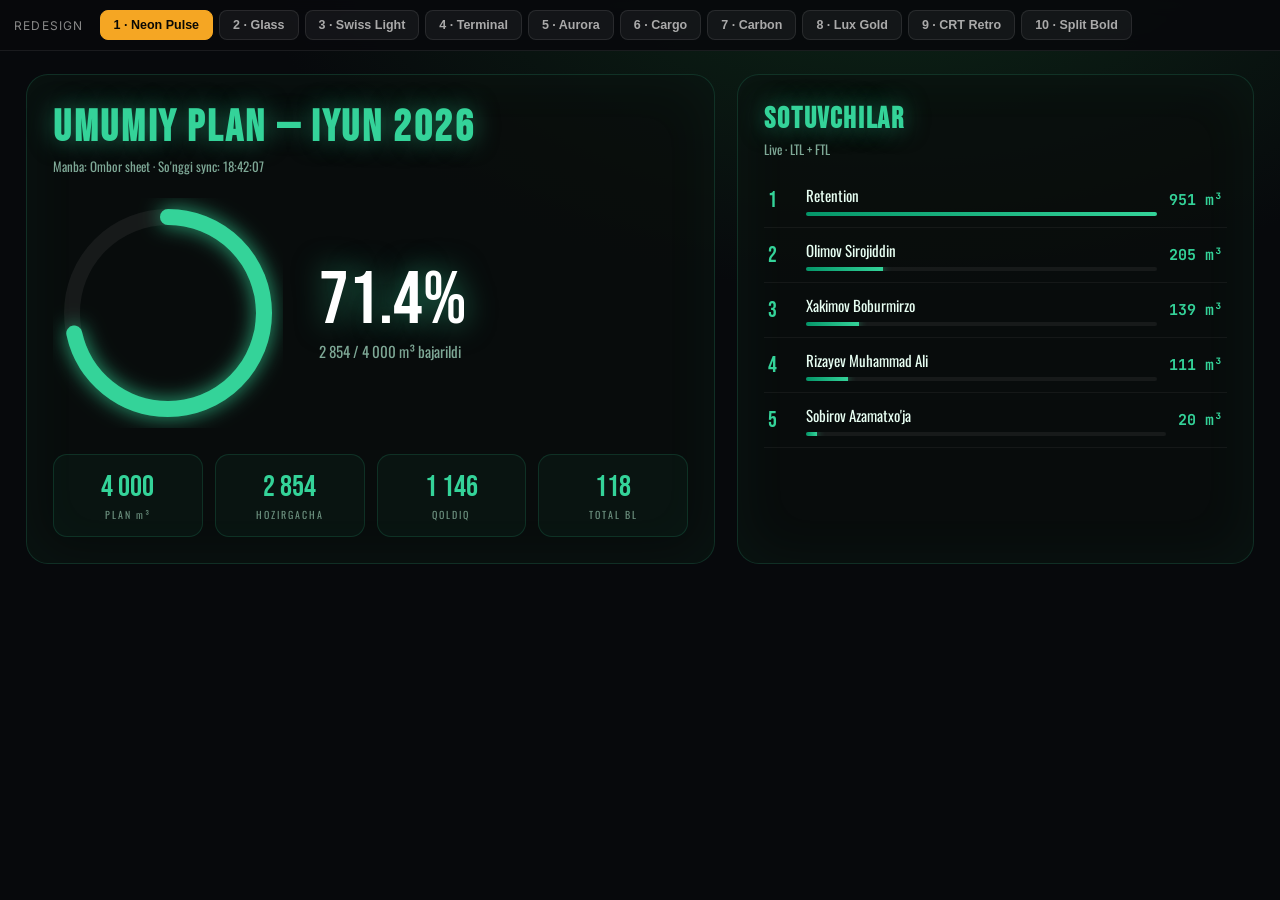
<file: templates/analytics/monitor_redesign.html>
<!DOCTYPE html>
<html lang="uz">
<head>
<meta charset="UTF-8">
<meta name="viewport" content="width=device-width, initial-scale=1.0">
<title>Sales Monitor — 10 redesign variants</title>
<link rel="preconnect" href="https://fonts.googleapis.com">
<link rel="preconnect" href="https://fonts.gstatic.com" crossorigin>
<link href="https://fonts.googleapis.com/css2?family=Bebas+Neue&family=Oswald:wght@300;400;500;600;700&family=JetBrains+Mono:wght@400;700&family=Inter:wght@400;600;800;900&family=Playfair+Display:wght@500;700;900&family=Space+Grotesk:wght@400;600;700&family=Archivo+Black&family=VT323&display=swap" rel="stylesheet">
<style>
  * { margin:0; padding:0; box-sizing:border-box; }
  html, body { min-height:100%; }
  body { background:#0a0b0e; font-family:'Inter',sans-serif; }

  /* ── Variant switcher bar ── */
  .switcher {
    position:fixed; top:0; left:0; right:0; z-index:1000;
    display:flex; gap:6px; flex-wrap:wrap; align-items:center;
    padding:10px 14px;
    background:rgba(8,9,12,.92); backdrop-filter:blur(8px);
    border-bottom:1px solid rgba(255,255,255,.08);
  }
  .switcher .sw-title { font-size:12px; color:#888; margin-right:10px; letter-spacing:.1em; text-transform:uppercase; }
  .sw-btn {
    padding:7px 13px; border-radius:8px; font-size:12.5px; font-weight:600;
    background:rgba(255,255,255,.05); color:#aaa; border:1px solid rgba(255,255,255,.09);
    cursor:pointer; transition:all .15s;
  }
  .sw-btn:hover { color:#fff; border-color:rgba(255,255,255,.25); }
  .sw-btn.active { background:#f5a623; color:#0a0905; border-color:#f5a623; }

  .variant { display:none; min-height:100vh; padding:74px 26px 26px; }
  .variant.active { display:block; }

  /* ══════════ V1 · NEON PULSE ══════════ */
  .v1 { background:radial-gradient(1200px 700px at 70% -10%, #0d2818 0%, #07090c 55%); color:#e8fff3; font-family:'Oswald',sans-serif; }
  .v1 .grid { display:grid; grid-template-columns: 1.2fr .9fr; gap:22px; max-width:1500px; margin:0 auto; }
  .v1 .card { background:rgba(10,14,12,.75); border:1px solid rgba(52,211,153,.18); border-radius:22px; padding:26px; box-shadow:0 0 60px rgba(52,211,153,.05) inset; }
  .v1 h1 { font-family:'Bebas Neue'; font-size:44px; letter-spacing:.06em; color:#34d399; text-shadow:0 0 24px rgba(52,211,153,.5); }
  .v1 .sub { color:#7ea896; font-size:13px; margin-top:2px; }
  .v1 .ringwrap { display:flex; align-items:center; gap:36px; margin-top:22px; }
  .v1 svg circle.bg { fill:none; stroke:rgba(255,255,255,.06); stroke-width:16; }
  .v1 svg circle.fg { fill:none; stroke:#34d399; stroke-width:16; stroke-linecap:round; filter:drop-shadow(0 0 10px rgba(52,211,153,.8)); }
  .v1 .pct { font-family:'Bebas Neue'; font-size:74px; line-height:1; color:#fff; text-shadow:0 0 30px rgba(52,211,153,.6); }
  .v1 .kpis { display:grid; grid-template-columns:repeat(4,1fr); gap:12px; margin-top:26px; }
  .v1 .kpi { border:1px solid rgba(52,211,153,.15); border-radius:14px; padding:14px; text-align:center; background:rgba(52,211,153,.04); }
  .v1 .kv { font-family:'Bebas Neue'; font-size:30px; color:#34d399; }
  .v1 .kl { font-size:10px; letter-spacing:.2em; color:#6b8f7e; margin-top:2px; }
  .v1 .lb-row { display:flex; align-items:center; gap:12px; padding:11px 4px; border-bottom:1px solid rgba(255,255,255,.05); }
  .v1 .lb-rank { width:26px; font-family:'Bebas Neue'; font-size:22px; color:#34d399; }
  .v1 .lb-name { flex:1; font-size:15px; }
  .v1 .lb-val { font-family:'JetBrains Mono'; font-size:15px; color:#34d399; font-weight:700; }
  .v1 .lb-bar { height:4px; background:rgba(255,255,255,.06); border-radius:2px; margin-top:6px; overflow:hidden; }
  .v1 .lb-fill { height:100%; background:linear-gradient(90deg,#059669,#34d399); box-shadow:0 0 8px rgba(52,211,153,.9); }

  /* ══════════ V2 · GLASS ══════════ */
  .v2 { position:relative; background:#0b0d18; color:#eef; overflow:hidden; }
  .v2::before, .v2::after {
    content:""; position:absolute; border-radius:50%; filter:blur(110px); opacity:.5; z-index:0;
  }
  .v2::before { width:600px; height:600px; background:#6d28d9; top:-160px; left:-120px; }
  .v2::after  { width:520px; height:520px; background:#0ea5e9; bottom:-140px; right:-100px; }
  .v2 .grid { position:relative; z-index:1; display:grid; grid-template-columns:1.1fr .9fr; gap:22px; max-width:1480px; margin:0 auto; }
  .v2 .card { background:rgba(255,255,255,.07); backdrop-filter:blur(22px); border:1px solid rgba(255,255,255,.14); border-radius:26px; padding:28px; }
  .v2 h1 { font-weight:800; font-size:30px; letter-spacing:-.02em; }
  .v2 .sub { color:#a8b0d8; font-size:13px; margin-top:4px; }
  .v2 .bignum { font-size:96px; font-weight:900; letter-spacing:-.04em; line-height:1; margin:18px 0 8px;
    background:linear-gradient(90deg,#a78bfa,#38bdf8); -webkit-background-clip:text; background-clip:text; color:transparent; }
  .v2 .track { height:18px; border-radius:10px; background:rgba(255,255,255,.09); overflow:hidden; margin-top:14px; }
  .v2 .fill { height:100%; border-radius:10px; background:linear-gradient(90deg,#8b5cf6,#38bdf8); }
  .v2 .kpis { display:grid; grid-template-columns:repeat(4,1fr); gap:12px; margin-top:24px; }
  .v2 .kpi { background:rgba(255,255,255,.06); border:1px solid rgba(255,255,255,.1); border-radius:18px; padding:16px; }
  .v2 .kv { font-size:24px; font-weight:800; }
  .v2 .kl { font-size:10.5px; color:#a8b0d8; letter-spacing:.14em; text-transform:uppercase; margin-top:4px; }
  .v2 .lb-row { display:flex; align-items:center; gap:14px; padding:12px 10px; border-radius:14px; }
  .v2 .lb-row:nth-child(odd) { background:rgba(255,255,255,.05); }
  .v2 .lb-ava { width:38px; height:38px; border-radius:12px; display:flex; align-items:center; justify-content:center; font-weight:800; font-size:14px;
    background:linear-gradient(135deg,#8b5cf6,#38bdf8); }
  .v2 .lb-name { flex:1; font-size:14.5px; font-weight:600; }
  .v2 .lb-val { font-weight:800; font-size:15px; color:#7dd3fc; }

  /* ══════════ V3 · SWISS LIGHT ══════════ */
  .v3 { background:#f6f5f1; color:#111; font-family:'Inter',sans-serif; }
  .v3 .wrap { max-width:1460px; margin:0 auto; }
  .v3 .head { display:flex; justify-content:space-between; align-items:baseline; border-bottom:3px solid #111; padding-bottom:14px; }
  .v3 h1 { font-size:26px; font-weight:900; letter-spacing:-.02em; text-transform:uppercase; }
  .v3 .head .date { font-size:13px; color:#666; }
  .v3 .hero { display:grid; grid-template-columns:1.3fr 1fr; gap:40px; padding:40px 0; border-bottom:1px solid #ddd; }
  .v3 .giant { font-size:180px; font-weight:900; letter-spacing:-.06em; line-height:.9; }
  .v3 .giant small { font-size:60px; color:#e11d48; }
  .v3 .hero .cap { font-size:13px; color:#666; text-transform:uppercase; letter-spacing:.18em; margin-bottom:8px; }
  .v3 .track { height:10px; background:#e5e2da; margin-top:20px; }
  .v3 .fill { height:100%; background:#111; }
  .v3 .kpis { display:grid; grid-template-columns:repeat(4,1fr); gap:0; margin-top:26px; border-top:1px solid #ddd; }
  .v3 .kpi { padding:18px 14px; border-right:1px solid #ddd; }
  .v3 .kpi:last-child { border-right:none; }
  .v3 .kv { font-size:32px; font-weight:900; letter-spacing:-.02em; }
  .v3 .kv.red { color:#e11d48; }
  .v3 .kl { font-size:10px; color:#888; text-transform:uppercase; letter-spacing:.2em; margin-top:4px; }
  .v3 .lb-row { display:grid; grid-template-columns:44px 1fr 120px; align-items:center; padding:14px 0; border-bottom:1px solid #ddd; }
  .v3 .lb-rank { font-size:20px; font-weight:900; color:#e11d48; }
  .v3 .lb-name { font-size:16px; font-weight:600; }
  .v3 .lb-val { text-align:right; font-size:17px; font-weight:900; }
  .v3 h2 { font-size:13px; text-transform:uppercase; letter-spacing:.2em; margin:34px 0 6px; color:#111; }

  /* ══════════ V4 · TERMINAL ══════════ */
  .v4 { background:#000; color:#ffb000; font-family:'JetBrains Mono',monospace; }
  .v4 .wrap { max-width:1350px; margin:0 auto; border:1px solid #3a2a00; padding:22px; }
  .v4 .titlebar { display:flex; justify-content:space-between; border-bottom:1px solid #3a2a00; padding-bottom:10px; margin-bottom:18px; font-size:13px; }
  .v4 .titlebar b { color:#ffd75e; }
  .v4 .row { display:grid; grid-template-columns:1.1fr .9fr; gap:26px; }
  .v4 h2 { font-size:12px; color:#805800; margin-bottom:10px; letter-spacing:.1em; }
  .v4 .bigpct { font-size:64px; font-weight:700; color:#ffd75e; line-height:1; }
  .v4 .ascii { font-size:15px; letter-spacing:1px; margin:14px 0; color:#ffb000; }
  .v4 table { width:100%; border-collapse:collapse; font-size:13.5px; }
  .v4 th { text-align:left; color:#805800; font-weight:400; border-bottom:1px solid #3a2a00; padding:5px 8px; }
  .v4 td { padding:7px 8px; border-bottom:1px dotted #241a00; }
  .v4 td.num { text-align:right; color:#ffd75e; }
  .v4 .pos { color:#5eff8f; }
  .v4 .blink { animation:v4blink 1.2s steps(1) infinite; }
  @keyframes v4blink { 50% { opacity:0; } }
  .v4 .statline { margin-top:18px; padding-top:10px; border-top:1px solid #3a2a00; font-size:12px; color:#805800; }

  /* ══════════ V5 · AURORA ══════════ */
  .v5 { position:relative; background:#060812; color:#e8ecff; overflow:hidden; }
  .v5 .aurora { position:absolute; inset:-20%; z-index:0; filter:blur(80px); opacity:.55;
    background:
      radial-gradient(500px 300px at 20% 30%, #0d9488 0%, transparent 70%),
      radial-gradient(600px 340px at 75% 20%, #7c3aed 0%, transparent 70%),
      radial-gradient(520px 320px at 55% 80%, #2563eb 0%, transparent 70%);
    animation:v5move 16s ease-in-out infinite alternate; }
  @keyframes v5move { to { transform:translate(4%, -5%) scale(1.08); } }
  .v5 .grid { position:relative; z-index:1; display:grid; grid-template-columns:1fr 1fr; gap:22px; max-width:1440px; margin:0 auto; }
  .v5 .card { background:rgba(10,13,26,.62); border:1px solid rgba(148,163,255,.14); border-radius:24px; padding:28px; backdrop-filter:blur(10px); }
  .v5 h1 { font-family:'Space Grotesk'; font-size:28px; font-weight:700; }
  .v5 .sub { color:#8b93c6; font-size:13px; margin-top:4px; }
  .v5 .gauge { position:relative; width:320px; margin:20px auto 0; }
  .v5 .gauge .pct { position:absolute; left:0; right:0; bottom:8px; text-align:center; font-family:'Space Grotesk'; font-size:56px; font-weight:700; }
  .v5 svg path.bg { fill:none; stroke:rgba(255,255,255,.08); stroke-width:20; stroke-linecap:round; }
  .v5 svg path.fg { fill:none; stroke:url(#v5grad); stroke-width:20; stroke-linecap:round; }
  .v5 .kpis { display:flex; gap:12px; margin-top:24px; }
  .v5 .kpi { flex:1; text-align:center; padding:14px; border-radius:16px; background:rgba(255,255,255,.05); }
  .v5 .kv { font-family:'Space Grotesk'; font-size:24px; font-weight:700; }
  .v5 .kl { font-size:10px; letter-spacing:.16em; color:#8b93c6; text-transform:uppercase; margin-top:4px; }
  .v5 .lb-row { display:flex; align-items:center; gap:12px; padding:12px 8px; border-bottom:1px solid rgba(255,255,255,.06); }
  .v5 .lb-name { flex:1; font-size:14.5px; }
  .v5 .lb-val { font-family:'Space Grotesk'; font-weight:700; color:#93c5fd; }
  .v5 .lb-spark { width:110px; height:6px; border-radius:3px; background:rgba(255,255,255,.08); overflow:hidden; }
  .v5 .lb-spark i { display:block; height:100%; background:linear-gradient(90deg,#0d9488,#7c3aed); }

  /* ══════════ V6 · CARGO ══════════ */
  .v6 { background:#151412; color:#f2efe6; font-family:'Oswald',sans-serif; }
  .v6 .hazard { height:16px; background:repeating-linear-gradient(45deg,#f7c600 0 24px,#151412 24px 48px); border-radius:4px; }
  .v6 .wrap { max-width:1460px; margin:0 auto; }
  .v6 .head { display:flex; align-items:center; gap:18px; margin:18px 0; }
  .v6 h1 { font-family:'Archivo Black'; font-size:34px; text-transform:uppercase; letter-spacing:.02em; color:#f7c600; }
  .v6 .stamp { border:3px solid #f7c600; color:#f7c600; padding:4px 12px; font-weight:700; letter-spacing:.2em; font-size:12px; transform:rotate(-3deg); }
  .v6 .grid { display:grid; grid-template-columns:1.2fr .8fr; gap:20px; margin-top:8px; }
  .v6 .card { background:#1d1b17; border:2px solid #2c2a24; border-radius:6px; padding:24px; }
  .v6 .bigpct { font-family:'Archivo Black'; font-size:120px; line-height:1; color:#f7c600; }
  .v6 .track { height:26px; background:#0d0c0a; border:2px solid #2c2a24; margin-top:16px; position:relative; }
  .v6 .fill { height:100%; background:repeating-linear-gradient(45deg,#f7c600 0 16px,#d9ad00 16px 32px); }
  .v6 .kpis { display:grid; grid-template-columns:repeat(4,1fr); gap:12px; margin-top:20px; }
  .v6 .kpi { background:#0d0c0a; border:2px solid #2c2a24; padding:12px; text-align:center; }
  .v6 .kv { font-family:'Archivo Black'; font-size:26px; color:#f7c600; }
  .v6 .kl { font-size:10px; letter-spacing:.2em; color:#8d887b; margin-top:2px; }
  .v6 .lb-row { display:flex; align-items:center; gap:12px; padding:11px 8px; border-bottom:2px solid #2c2a24; }
  .v6 .lb-rank { font-family:'Archivo Black'; width:34px; font-size:20px; color:#f7c600; }
  .v6 .lb-name { flex:1; font-size:16px; text-transform:uppercase; letter-spacing:.04em; }
  .v6 .lb-val { font-family:'JetBrains Mono'; font-weight:700; color:#f7c600; }

  /* ══════════ V7 · CARBON ══════════ */
  .v7 { background:#161616; color:#f4f4f4; font-family:'Inter',sans-serif; }
  .v7 .wrap { max-width:1500px; margin:0 auto; }
  .v7 .toolbar { display:flex; justify-content:space-between; align-items:center; padding-bottom:14px; border-bottom:1px solid #393939; }
  .v7 h1 { font-size:20px; font-weight:600; }
  .v7 .tag { font-size:11px; background:#0f62fe; padding:3px 10px; border-radius:12px; }
  .v7 .grid { display:grid; grid-template-columns:repeat(12,1fr); gap:1px; background:#393939; border:1px solid #393939; margin-top:18px; }
  .v7 .tile { background:#212121; padding:22px; }
  .v7 .t-span4 { grid-column:span 4; } .v7 .t-span8 { grid-column:span 8; } .v7 .t-span6 { grid-column:span 6; } .v7 .t-span12 { grid-column:span 12; }
  .v7 .tl { font-size:11.5px; color:#a8a8a8; margin-bottom:10px; }
  .v7 .tv { font-size:34px; font-weight:300; letter-spacing:-.01em; }
  .v7 .tv b { font-weight:600; }
  .v7 .blue { color:#78a9ff; }
  .v7 .track { height:8px; background:#393939; margin-top:14px; }
  .v7 .fill { height:100%; background:#0f62fe; }
  .v7 .lb-row { display:grid; grid-template-columns:30px 1fr 110px; gap:10px; align-items:center; padding:10px 0; border-bottom:1px solid #333; font-size:13.5px; }
  .v7 .lb-rank { color:#78a9ff; font-weight:600; }
  .v7 .lb-val { text-align:right; font-weight:600; color:#78a9ff; }
  .v7 .mini-bars { display:flex; gap:8px; align-items:flex-end; height:120px; margin-top:12px; }
  .v7 .mb { flex:1; background:#0f62fe; opacity:.85; }
  .v7 .mb span { display:block; text-align:center; font-size:10px; color:#a8a8a8; margin-top:6px; }

  /* ══════════ V8 · LUX GOLD ══════════ */
  .v8 { background:radial-gradient(1000px 600px at 50% -10%, #17130a 0%, #0a0805 60%); color:#efe6d2; font-family:'Playfair Display',serif; }
  .v8 .wrap { max-width:1380px; margin:0 auto; text-align:center; }
  .v8 h1 { font-size:30px; font-weight:700; letter-spacing:.14em; text-transform:uppercase; color:#d8b45c; }
  .v8 .rule { width:120px; height:1px; margin:14px auto 30px; background:linear-gradient(90deg,transparent,#d8b45c,transparent); }
  .v8 .ringwrap { position:relative; width:340px; height:340px; margin:0 auto; }
  .v8 svg circle.bg { fill:none; stroke:rgba(216,180,92,.14); stroke-width:2; }
  .v8 svg circle.fg { fill:none; stroke:#d8b45c; stroke-width:6; stroke-linecap:round; }
  .v8 .center { position:absolute; inset:0; display:flex; flex-direction:column; align-items:center; justify-content:center; }
  .v8 .pct { font-size:84px; font-weight:900; color:#f4e3b8; line-height:1; }
  .v8 .cap { font-family:'Inter'; font-size:10px; letter-spacing:.4em; color:#9a8459; text-transform:uppercase; margin-top:8px; }
  .v8 .kpis { display:flex; justify-content:center; gap:60px; margin:36px 0 40px; }
  .v8 .kv { font-size:34px; font-weight:700; color:#d8b45c; }
  .v8 .kl { font-family:'Inter'; font-size:10px; letter-spacing:.3em; color:#9a8459; text-transform:uppercase; margin-top:6px; }
  .v8 .lb { max-width:640px; margin:0 auto; text-align:left; }
  .v8 .lb-row { display:flex; align-items:baseline; gap:16px; padding:13px 4px; border-bottom:1px solid rgba(216,180,92,.15); }
  .v8 .lb-rank { font-size:15px; color:#d8b45c; width:26px; }
  .v8 .lb-name { flex:1; font-size:18px; }
  .v8 .lb-dots { flex:2; border-bottom:1px dotted rgba(216,180,92,.35); transform:translateY(-4px); }
  .v8 .lb-val { font-family:'Inter'; font-weight:600; color:#f4e3b8; }

  /* ══════════ V9 · CRT RETRO ══════════ */
  .v9 { background:#020a02; color:#22ff55; font-family:'VT323',monospace; position:relative; }
  .v9::after { content:""; position:fixed; inset:0; pointer-events:none; z-index:5;
    background:repeating-linear-gradient(0deg, rgba(0,0,0,.28) 0 2px, transparent 2px 4px); }
  .v9 .wrap { max-width:1250px; margin:0 auto; font-size:22px; text-shadow:0 0 8px rgba(34,255,85,.6); }
  .v9 .frame { border:2px solid #0d5a1f; padding:24px; border-radius:8px; box-shadow:0 0 40px rgba(34,255,85,.12) inset; }
  .v9 h1 { font-size:34px; margin-bottom:6px; }
  .v9 .line { color:#0f8f2f; }
  .v9 .bigpct { font-size:110px; line-height:1; margin:12px 0; }
  .v9 .bar { font-size:26px; letter-spacing:2px; }
  .v9 table { width:100%; border-collapse:collapse; margin-top:14px; font-size:22px; }
  .v9 td { padding:4px 8px; }
  .v9 td.num { text-align:right; }
  .v9 .dim { color:#0f8f2f; }
  .v9 .cursor { animation:v9blink 1s steps(1) infinite; }
  @keyframes v9blink { 50% { opacity:0; } }

  /* ══════════ V10 · SPLIT BOLD ══════════ */
  .v10 { padding:56px 0 0 !important; background:#0e0e11; color:#fff; }
  .v10 .split { display:grid; grid-template-columns:44% 56%; min-height:calc(100vh - 56px); }
  .v10 .left { background:#ff5b35; color:#0e0e11; display:flex; flex-direction:column; justify-content:center; padding:50px; position:relative; overflow:hidden; }
  .v10 .left .giant { font-family:'Archivo Black'; font-size:190px; line-height:.85; letter-spacing:-.04em; }
  .v10 .left .cap { font-weight:800; letter-spacing:.24em; text-transform:uppercase; font-size:13px; margin-bottom:18px; }
  .v10 .left .meta { margin-top:26px; font-weight:700; font-size:16px; }
  .v10 .left .meta b { display:block; font-size:26px; }
  .v10 .right { padding:44px 48px; display:flex; flex-direction:column; gap:26px; }
  .v10 h2 { font-family:'Archivo Black'; font-size:15px; letter-spacing:.14em; text-transform:uppercase; color:#ff5b35; }
  .v10 .lb-row { display:grid; grid-template-columns:52px 1fr 130px; align-items:center; padding:15px 0; border-bottom:2px solid #1e1e24; }
  .v10 .lb-rank { font-family:'Archivo Black'; font-size:24px; color:#2c2c35; }
  .v10 .lb-row:first-child .lb-rank { color:#ff5b35; }
  .v10 .lb-name { font-weight:800; font-size:18px; }
  .v10 .lb-val { text-align:right; font-family:'JetBrains Mono'; font-weight:700; font-size:17px; color:#ff5b35; }
  .v10 .kpis { display:grid; grid-template-columns:repeat(4,1fr); gap:14px; }
  .v10 .kpi { background:#16161b; border-radius:14px; padding:16px; }
  .v10 .kv { font-family:'Archivo Black'; font-size:26px; }
  .v10 .kl { font-size:10px; letter-spacing:.2em; color:#71717c; text-transform:uppercase; margin-top:4px; }
</style>
</head>
<body>

<div class="switcher">
  <span class="sw-title">Redesign</span>
  <button class="sw-btn active" data-v="v1">1 · Neon Pulse</button>
  <button class="sw-btn" data-v="v2">2 · Glass</button>
  <button class="sw-btn" data-v="v3">3 · Swiss Light</button>
  <button class="sw-btn" data-v="v4">4 · Terminal</button>
  <button class="sw-btn" data-v="v5">5 · Aurora</button>
  <button class="sw-btn" data-v="v6">6 · Cargo</button>
  <button class="sw-btn" data-v="v7">7 · Carbon</button>
  <button class="sw-btn" data-v="v8">8 · Lux Gold</button>
  <button class="sw-btn" data-v="v9">9 · CRT Retro</button>
  <button class="sw-btn" data-v="v10">10 · Split Bold</button>
</div>

<!-- V1 NEON PULSE -->
<section class="variant v1 active" id="v1">
  <div class="grid">
    <div class="card">
      <h1>UMUMIY PLAN — IYUN 2026</h1>
      <div class="sub">Manba: Ombor sheet · So'nggi sync: 18:42:07</div>
      <div class="ringwrap">
        <svg width="230" height="230" viewBox="0 0 230 230">
          <circle class="bg" cx="115" cy="115" r="96"/>
          <circle class="fg" cx="115" cy="115" r="96" stroke-dasharray="603" stroke-dashoffset="172" transform="rotate(-90 115 115)"/>
        </svg>
        <div>
          <div class="pct">71.4%</div>
          <div class="sub" style="font-size:15px">2 854 / 4 000 m³ bajarildi</div>
        </div>
      </div>
      <div class="kpis">
        <div class="kpi"><div class="kv">4 000</div><div class="kl">PLAN m³</div></div>
        <div class="kpi"><div class="kv">2 854</div><div class="kl">HOZIRGACHA</div></div>
        <div class="kpi"><div class="kv">1 146</div><div class="kl">QOLDIQ</div></div>
        <div class="kpi"><div class="kv">118</div><div class="kl">TOTAL BL</div></div>
      </div>
    </div>
    <div class="card">
      <h1 style="font-size:30px">SOTUVCHILAR</h1>
      <div class="sub">Live · LTL + FTL</div>
      <div style="margin-top:14px">
        <div class="lb-row"><div class="lb-rank">1</div><div class="lb-name">Retention<div class="lb-bar"><div class="lb-fill" style="width:100%"></div></div></div><div class="lb-val">951 m³</div></div>
        <div class="lb-row"><div class="lb-rank">2</div><div class="lb-name">Olimov Sirojiddin<div class="lb-bar"><div class="lb-fill" style="width:22%"></div></div></div><div class="lb-val">205 m³</div></div>
        <div class="lb-row"><div class="lb-rank">3</div><div class="lb-name">Xakimov Boburmirzo<div class="lb-bar"><div class="lb-fill" style="width:15%"></div></div></div><div class="lb-val">139 m³</div></div>
        <div class="lb-row"><div class="lb-rank">4</div><div class="lb-name">Rizayev Muhammad Ali<div class="lb-bar"><div class="lb-fill" style="width:12%"></div></div></div><div class="lb-val">111 m³</div></div>
        <div class="lb-row"><div class="lb-rank">5</div><div class="lb-name">Sobirov Azamatxo'ja<div class="lb-bar"><div class="lb-fill" style="width:3%"></div></div></div><div class="lb-val">20 m³</div></div>
      </div>
    </div>
  </div>
</section>

<!-- V2 GLASS -->
<section class="variant v2" id="v2">
  <div class="grid">
    <div class="card">
      <h1>Iyun 2026 · Sales Plan</h1>
      <div class="sub">Ombor sheet · yangilandi 18:42</div>
      <div class="bignum">71.4%</div>
      <div class="sub">2 854 m³ / 4 000 m³</div>
      <div class="track"><div class="fill" style="width:71.4%"></div></div>
      <div class="kpis">
        <div class="kpi"><div class="kv">4 000</div><div class="kl">Plan m³</div></div>
        <div class="kpi"><div class="kv">2 854</div><div class="kl">Bajarildi</div></div>
        <div class="kpi"><div class="kv">1 146</div><div class="kl">Qoldiq</div></div>
        <div class="kpi"><div class="kv">118</div><div class="kl">Total BL</div></div>
      </div>
    </div>
    <div class="card">
      <h1 style="font-size:22px">Top sotuvchilar</h1>
      <div class="sub" style="margin-bottom:14px">Iyun bo'yicha</div>
      <div class="lb-row"><div class="lb-ava">R</div><div class="lb-name">Retention</div><div class="lb-val">951 m³</div></div>
      <div class="lb-row"><div class="lb-ava">OS</div><div class="lb-name">Olimov Sirojiddin</div><div class="lb-val">205 m³</div></div>
      <div class="lb-row"><div class="lb-ava">XB</div><div class="lb-name">Xakimov Boburmirzo</div><div class="lb-val">139 m³</div></div>
      <div class="lb-row"><div class="lb-ava">RM</div><div class="lb-name">Rizayev Muhammad Ali</div><div class="lb-val">111 m³</div></div>
      <div class="lb-row"><div class="lb-ava">SA</div><div class="lb-name">Sobirov Azamatxo'ja</div><div class="lb-val">20 m³</div></div>
    </div>
  </div>
</section>

<!-- V3 SWISS LIGHT -->
<section class="variant v3" id="v3">
  <div class="wrap">
    <div class="head">
      <h1>Buraq Logistics — Sales Plan</h1>
      <div class="date">Iyun 2026 · 04.06 · 18:42</div>
    </div>
    <div class="hero">
      <div>
        <div class="cap">Plan bajarilishi</div>
        <div class="giant">71<small>.4%</small></div>
        <div class="track"><div class="fill" style="width:71.4%"></div></div>
      </div>
      <div>
        <h2>Top Sotuvchilar</h2>
        <div class="lb-row"><div class="lb-rank">01</div><div class="lb-name">Retention</div><div class="lb-val">951 m³</div></div>
        <div class="lb-row"><div class="lb-rank">02</div><div class="lb-name">Olimov Sirojiddin</div><div class="lb-val">205 m³</div></div>
        <div class="lb-row"><div class="lb-rank">03</div><div class="lb-name">Xakimov Boburmirzo</div><div class="lb-val">139 m³</div></div>
        <div class="lb-row"><div class="lb-rank">04</div><div class="lb-name">Rizayev Muhammad Ali</div><div class="lb-val">111 m³</div></div>
      </div>
    </div>
    <div class="kpis">
      <div class="kpi"><div class="kv">4 000</div><div class="kl">Plan m³</div></div>
      <div class="kpi"><div class="kv">2 854</div><div class="kl">Bajarildi</div></div>
      <div class="kpi"><div class="kv red">1 146</div><div class="kl">Qoldiq</div></div>
      <div class="kpi"><div class="kv">118</div><div class="kl">Total BL</div></div>
    </div>
  </div>
</section>

<!-- V4 TERMINAL -->
<section class="variant v4" id="v4">
  <div class="wrap">
    <div class="titlebar"><span><b>BURAQ.MONITOR</b> v2.6 — SALES/IYUN-2026</span><span>04-06-2026 18:42:07 UTC+5 <span class="blink">▊</span></span></div>
    <div class="row">
      <div>
        <h2>PLAN COMPLETION</h2>
        <div class="bigpct">71.4%</div>
        <div class="ascii">[████████████████████░░░░░░░░] 2854/4000 m³</div>
        <table>
          <tr><th>METRIC</th><th style="text-align:right">VALUE</th></tr>
          <tr><td>PLAN_M3</td><td class="num">4 000.00</td></tr>
          <tr><td>DONE_M3</td><td class="num pos">2 854.30</td></tr>
          <tr><td>REMAIN_M3</td><td class="num">1 145.70</td></tr>
          <tr><td>TOTAL_BL</td><td class="num">118</td></tr>
        </table>
      </div>
      <div>
        <h2>TOP_SELLERS / LTL+FTL</h2>
        <table>
          <tr><th>#</th><th>NAME</th><th style="text-align:right">M3</th><th style="text-align:right">SHARE</th></tr>
          <tr><td>1</td><td>RETENTION</td><td class="num">951.1</td><td class="num pos">54.9%</td></tr>
          <tr><td>2</td><td>OLIMOV S.</td><td class="num">205.3</td><td class="num">19.8%</td></tr>
          <tr><td>3</td><td>XAKIMOV B.</td><td class="num">139.2</td><td class="num">13.4%</td></tr>
          <tr><td>4</td><td>RIZAYEV M.</td><td class="num">110.9</td><td class="num">9.4%</td></tr>
          <tr><td>5</td><td>SOBIROV A.</td><td class="num">20.5</td><td class="num">1.8%</td></tr>
        </table>
      </div>
    </div>
    <div class="statline">SRC: GOOGLE_SHEETS/OMBOR · SYNC: OK · CACHE: 30s · NEXT_ROTATE: 00:17</div>
  </div>
</section>

<!-- V5 AURORA -->
<section class="variant v5" id="v5">
  <div class="aurora"></div>
  <div class="grid">
    <div class="card">
      <h1>Iyun 2026 plan</h1>
      <div class="sub">Buraq Logistics · Sales Monitor</div>
      <div class="gauge">
        <svg width="320" height="190" viewBox="0 0 320 190">
          <defs><linearGradient id="v5grad" x1="0%" y1="0%" x2="100%" y2="0%">
            <stop offset="0%" stop-color="#0d9488"/><stop offset="100%" stop-color="#7c3aed"/>
          </linearGradient></defs>
          <path class="bg" d="M 30 170 A 130 130 0 0 1 290 170"/>
          <path class="fg" d="M 30 170 A 130 130 0 0 1 290 170" stroke-dasharray="408" stroke-dashoffset="117"/>
        </svg>
        <div class="pct">71.4%</div>
      </div>
      <div class="kpis">
        <div class="kpi"><div class="kv">4 000</div><div class="kl">Plan</div></div>
        <div class="kpi"><div class="kv">2 854</div><div class="kl">Hozir</div></div>
        <div class="kpi"><div class="kv">1 146</div><div class="kl">Qoldiq</div></div>
        <div class="kpi"><div class="kv">118</div><div class="kl">BL</div></div>
      </div>
    </div>
    <div class="card">
      <h1 style="font-size:22px">Sotuvchilar reytingi</h1>
      <div class="sub" style="margin-bottom:10px">Live</div>
      <div class="lb-row"><div class="lb-name">Retention</div><div class="lb-spark"><i style="width:100%"></i></div><div class="lb-val">951 m³</div></div>
      <div class="lb-row"><div class="lb-name">Olimov Sirojiddin</div><div class="lb-spark"><i style="width:22%"></i></div><div class="lb-val">205 m³</div></div>
      <div class="lb-row"><div class="lb-name">Xakimov Boburmirzo</div><div class="lb-spark"><i style="width:15%"></i></div><div class="lb-val">139 m³</div></div>
      <div class="lb-row"><div class="lb-name">Rizayev Muhammad Ali</div><div class="lb-spark"><i style="width:12%"></i></div><div class="lb-val">111 m³</div></div>
      <div class="lb-row"><div class="lb-name">Sobirov Azamatxo'ja</div><div class="lb-spark"><i style="width:3%"></i></div><div class="lb-val">20 m³</div></div>
    </div>
  </div>
</section>

<!-- V6 CARGO -->
<section class="variant v6" id="v6">
  <div class="wrap">
    <div class="hazard"></div>
    <div class="head">
      <h1>Buraq · Sales Plan</h1>
      <div class="stamp">IYUN 2026</div>
    </div>
    <div class="grid">
      <div class="card">
        <div class="bigpct">71.4%</div>
        <div style="font-size:15px;color:#8d887b;letter-spacing:.1em">2 854 / 4 000 m³ ORTILDI</div>
        <div class="track"><div class="fill" style="width:71.4%"></div></div>
        <div class="kpis">
          <div class="kpi"><div class="kv">4000</div><div class="kl">PLAN</div></div>
          <div class="kpi"><div class="kv">2854</div><div class="kl">FAKT</div></div>
          <div class="kpi"><div class="kv">1146</div><div class="kl">QOLDIQ</div></div>
          <div class="kpi"><div class="kv">118</div><div class="kl">BL</div></div>
        </div>
      </div>
      <div class="card">
        <h1 style="font-size:20px;margin-bottom:8px">SOTUVCHILAR</h1>
        <div class="lb-row"><div class="lb-rank">1</div><div class="lb-name">Retention</div><div class="lb-val">951 m³</div></div>
        <div class="lb-row"><div class="lb-rank">2</div><div class="lb-name">Olimov S.</div><div class="lb-val">205 m³</div></div>
        <div class="lb-row"><div class="lb-rank">3</div><div class="lb-name">Xakimov B.</div><div class="lb-val">139 m³</div></div>
        <div class="lb-row"><div class="lb-rank">4</div><div class="lb-name">Rizayev M.</div><div class="lb-val">111 m³</div></div>
        <div class="lb-row"><div class="lb-rank">5</div><div class="lb-name">Sobirov A.</div><div class="lb-val">20 m³</div></div>
      </div>
    </div>
    <div class="hazard" style="margin-top:20px"></div>
  </div>
</section>

<!-- V7 CARBON -->
<section class="variant v7" id="v7">
  <div class="wrap">
    <div class="toolbar">
      <h1>Sales Monitor — Iyun 2026</h1>
      <span class="tag">LIVE</span>
    </div>
    <div class="grid">
      <div class="tile t-span4"><div class="tl">Plan bajarilishi</div><div class="tv"><b class="blue">71.4%</b></div><div class="track"><div class="fill" style="width:71.4%"></div></div></div>
      <div class="tile t-span4"><div class="tl">Bajarildi / Plan</div><div class="tv"><b>2 854</b> / 4 000 m³</div></div>
      <div class="tile t-span4"><div class="tl">Total BL</div><div class="tv"><b>118</b></div></div>
      <div class="tile t-span6">
        <div class="tl">Top sotuvchilar</div>
        <div class="lb-row"><div class="lb-rank">1</div><div>Retention</div><div class="lb-val">951 m³</div></div>
        <div class="lb-row"><div class="lb-rank">2</div><div>Olimov Sirojiddin</div><div class="lb-val">205 m³</div></div>
        <div class="lb-row"><div class="lb-rank">3</div><div>Xakimov Boburmirzo</div><div class="lb-val">139 m³</div></div>
        <div class="lb-row"><div class="lb-rank">4</div><div>Rizayev Muhammad Ali</div><div class="lb-val">111 m³</div></div>
      </div>
      <div class="tile t-span6">
        <div class="tl">Oylik dinamika (m³)</div>
        <div class="mini-bars">
          <div style="flex:1"><div class="mb" style="height:38%"></div><span>Yan</span></div>
          <div style="flex:1"><div class="mb" style="height:52%"></div><span>Fev</span></div>
          <div style="flex:1"><div class="mb" style="height:47%"></div><span>Mar</span></div>
          <div style="flex:1"><div class="mb" style="height:66%"></div><span>Apr</span></div>
          <div style="flex:1"><div class="mb" style="height:84%"></div><span>May</span></div>
          <div style="flex:1"><div class="mb" style="height:71%"></div><span>Iyun</span></div>
        </div>
      </div>
    </div>
  </div>
</section>

<!-- V8 LUX GOLD -->
<section class="variant v8" id="v8">
  <div class="wrap">
    <h1>Buraq Logistics</h1>
    <div class="rule"></div>
    <div class="ringwrap">
      <svg width="340" height="340" viewBox="0 0 340 340">
        <circle class="bg" cx="170" cy="170" r="150"/>
        <circle class="fg" cx="170" cy="170" r="150" stroke-dasharray="942" stroke-dashoffset="269" transform="rotate(-90 170 170)"/>
      </svg>
      <div class="center">
        <div class="pct">71.4</div>
        <div class="cap">Plan bajarilishi · Iyun</div>
      </div>
    </div>
    <div class="kpis">
      <div><div class="kv">4 000</div><div class="kl">Plan m³</div></div>
      <div><div class="kv">2 854</div><div class="kl">Bajarildi</div></div>
      <div><div class="kv">1 146</div><div class="kl">Qoldiq</div></div>
      <div><div class="kv">118</div><div class="kl">Total BL</div></div>
    </div>
    <div class="lb">
      <div class="lb-row"><div class="lb-rank">I</div><div class="lb-name">Retention</div><div class="lb-dots"></div><div class="lb-val">951 m³</div></div>
      <div class="lb-row"><div class="lb-rank">II</div><div class="lb-name">Olimov Sirojiddin</div><div class="lb-dots"></div><div class="lb-val">205 m³</div></div>
      <div class="lb-row"><div class="lb-rank">III</div><div class="lb-name">Xakimov Boburmirzo</div><div class="lb-dots"></div><div class="lb-val">139 m³</div></div>
      <div class="lb-row"><div class="lb-rank">IV</div><div class="lb-name">Rizayev Muhammad Ali</div><div class="lb-dots"></div><div class="lb-val">111 m³</div></div>
    </div>
  </div>
</section>

<!-- V9 CRT RETRO -->
<section class="variant v9" id="v9">
  <div class="wrap">
    <div class="frame">
      <h1>BURAQ SALES MONITOR <span class="dim">// IYUN 2026</span></h1>
      <div class="line">──────────────────────────────────────────────</div>
      <div class="bigpct">71.4%</div>
      <div class="bar">[■■■■■■■■■■■■■■■■■■■■■■□□□□□□□□] 2854/4000 M3</div>
      <table>
        <tr><td class="dim">01</td><td>RETENTION</td><td class="num">951 M3</td><td class="num dim">54.9%</td></tr>
        <tr><td class="dim">02</td><td>OLIMOV S.</td><td class="num">205 M3</td><td class="num dim">19.8%</td></tr>
        <tr><td class="dim">03</td><td>XAKIMOV B.</td><td class="num">139 M3</td><td class="num dim">13.4%</td></tr>
        <tr><td class="dim">04</td><td>RIZAYEV M.</td><td class="num">111 M3</td><td class="num dim">9.4%</td></tr>
        <tr><td class="dim">05</td><td>SOBIROV A.</td><td class="num">20 M3</td><td class="num dim">1.8%</td></tr>
      </table>
      <div class="line" style="margin-top:10px">SYNC OK · 18:42:07 <span class="cursor">▊</span></div>
    </div>
  </div>
</section>

<!-- V10 SPLIT BOLD -->
<section class="variant v10" id="v10">
  <div class="split">
    <div class="left">
      <div class="cap">Iyun 2026 · Plan bajarilishi</div>
      <div class="giant">71%</div>
      <div class="meta">2 854 / 4 000 m³ <b>1 146 m³ qoldi</b></div>
    </div>
    <div class="right">
      <div>
        <h2>Top sotuvchilar</h2>
        <div class="lb-row"><div class="lb-rank">01</div><div class="lb-name">Retention</div><div class="lb-val">951 m³</div></div>
        <div class="lb-row"><div class="lb-rank">02</div><div class="lb-name">Olimov Sirojiddin</div><div class="lb-val">205 m³</div></div>
        <div class="lb-row"><div class="lb-rank">03</div><div class="lb-name">Xakimov Boburmirzo</div><div class="lb-val">139 m³</div></div>
        <div class="lb-row"><div class="lb-rank">04</div><div class="lb-name">Rizayev Muhammad Ali</div><div class="lb-val">111 m³</div></div>
      </div>
      <div class="kpis">
        <div class="kpi"><div class="kv">4 000</div><div class="kl">Plan m³</div></div>
        <div class="kpi"><div class="kv">2 854</div><div class="kl">Bajarildi</div></div>
        <div class="kpi"><div class="kv">1 146</div><div class="kl">Qoldiq</div></div>
        <div class="kpi"><div class="kv">118</div><div class="kl">Total BL</div></div>
      </div>
    </div>
  </div>
</section>

<script>
  document.querySelectorAll(".sw-btn").forEach(function (btn) {
    btn.addEventListener("click", function () {
      document.querySelectorAll(".sw-btn").forEach(function (b) { b.classList.remove("active"); });
      document.querySelectorAll(".variant").forEach(function (v) { v.classList.remove("active"); });
      btn.classList.add("active");
      document.getElementById(btn.dataset.v).classList.add("active");
    });
  });
</script>
</body>
</html>
</file>
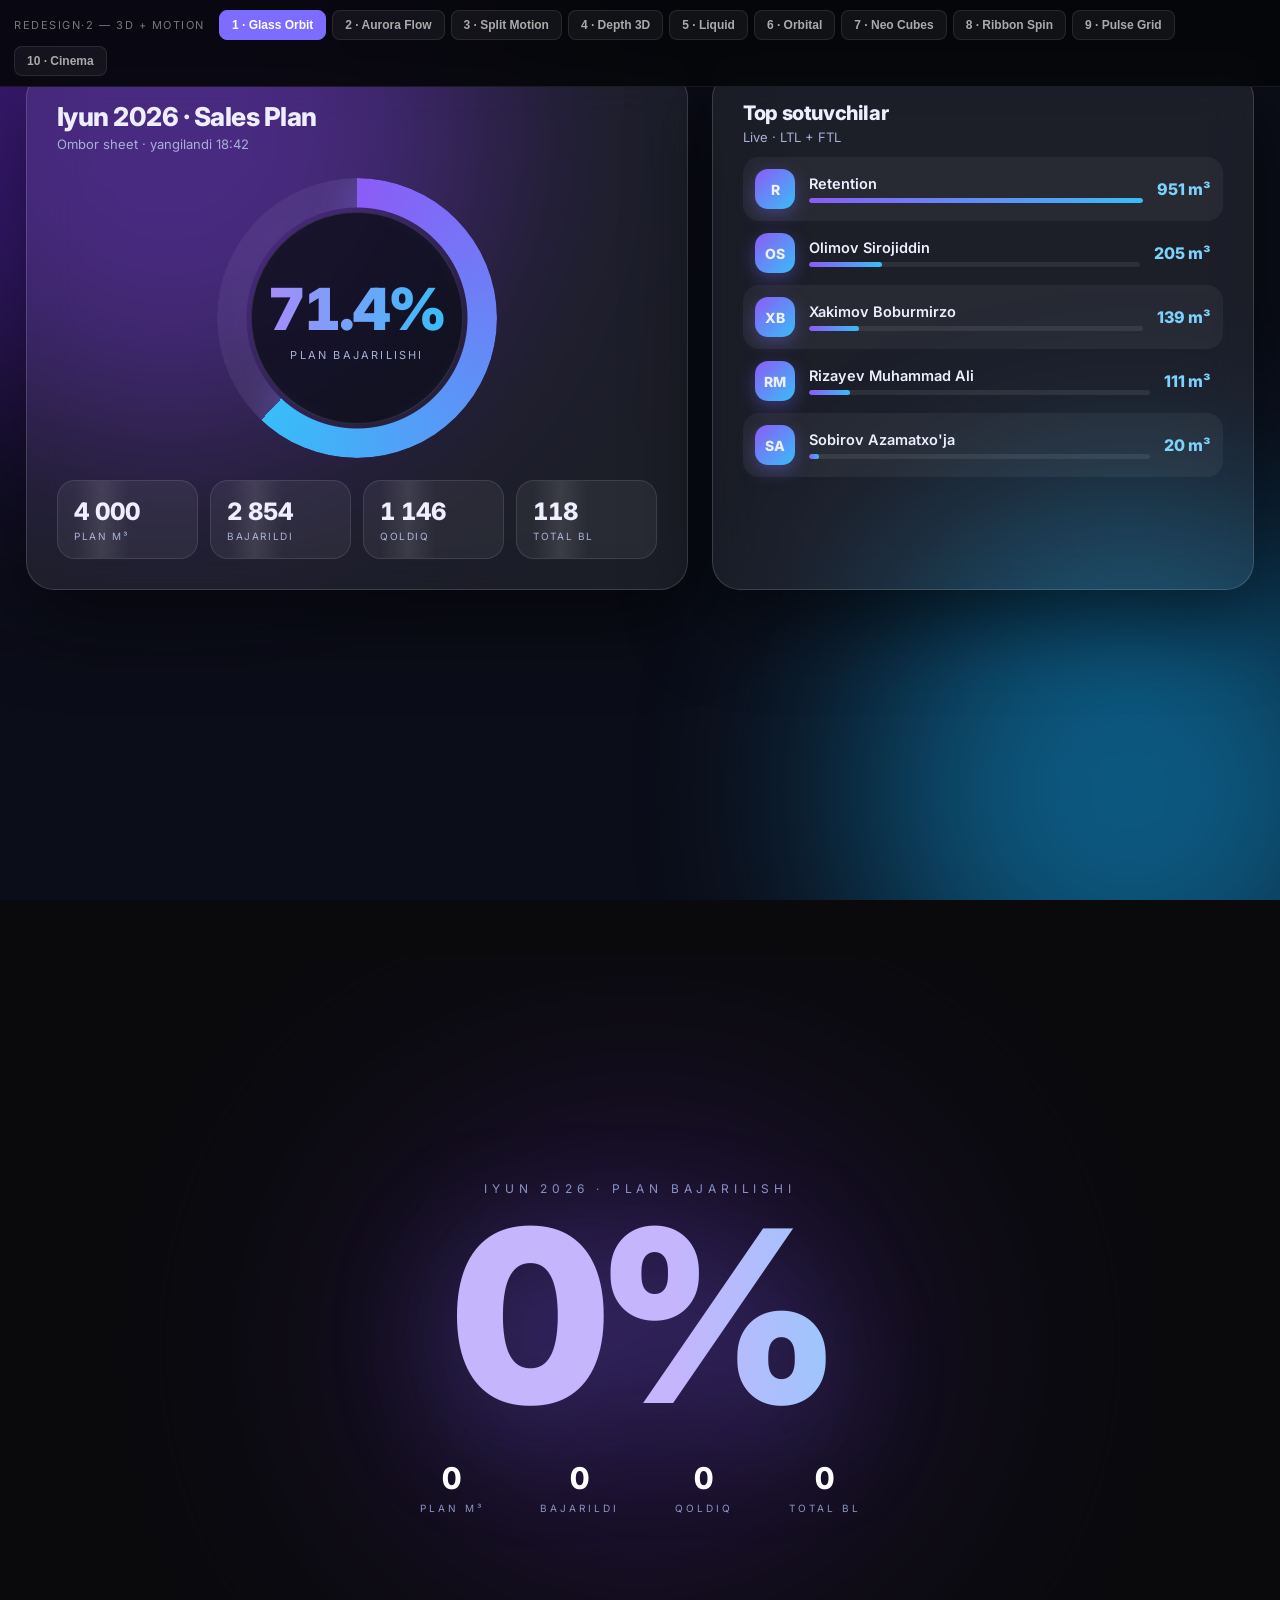
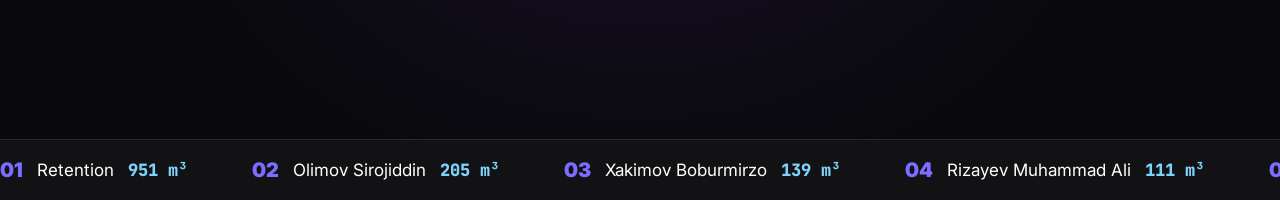
<file: templates/analytics/monitor_redesign2.html>
<!DOCTYPE html>
<html lang="uz">
<head>
<meta charset="UTF-8">
<meta name="viewport" content="width=device-width, initial-scale=1.0">
<title>Sales Monitor — Redesign v2 (3D + Motion)</title>
<link rel="preconnect" href="https://fonts.googleapis.com">
<link rel="preconnect" href="https://fonts.gstatic.com" crossorigin>
<link href="https://fonts.googleapis.com/css2?family=Inter:wght@400;600;800;900&family=Space+Grotesk:wght@400;600;700&family=Archivo+Black&family=JetBrains+Mono:wght@400;700&family=Oswald:wght@400;600&display=swap" rel="stylesheet">
<style>
* { margin:0; padding:0; box-sizing:border-box; }
html, body { min-height:100%; }
body { background:#07080c; font-family:'Inter',sans-serif; overflow-x:hidden; }

/* ── Switcher ── */
.switcher { position:fixed; top:0; left:0; right:0; z-index:1000; display:flex; gap:6px; flex-wrap:wrap; align-items:center;
  padding:10px 14px; background:rgba(6,7,10,.92); backdrop-filter:blur(10px); border-bottom:1px solid rgba(255,255,255,.08); }
.sw-title { font-size:11px; color:#777; margin-right:8px; letter-spacing:.14em; text-transform:uppercase; }
.sw-btn { padding:7px 12px; border-radius:8px; font-size:12px; font-weight:600; background:rgba(255,255,255,.05);
  color:#aaa; border:1px solid rgba(255,255,255,.09); cursor:pointer; transition:all .15s; }
.sw-btn:hover { color:#fff; border-color:rgba(255,255,255,.3); }
.sw-btn.active { background:#7c6cff; color:#fff; border-color:#7c6cff; }
.variant { display:none; min-height:100vh; padding:70px 26px 26px; position:relative; overflow:hidden; }
.variant.active { display:block; }

/* shared keyframes */
@keyframes drift1 { 0%{transform:translate(0,0) scale(1)} 50%{transform:translate(60px,-40px) scale(1.15)} 100%{transform:translate(-30px,30px) scale(.95)} }
@keyframes drift2 { 0%{transform:translate(0,0) scale(1)} 50%{transform:translate(-70px,50px) scale(1.1)} 100%{transform:translate(40px,-30px) scale(1.05)} }
@keyframes floaty { 0%,100%{transform:translateY(0)} 50%{transform:translateY(-10px)} }
@keyframes spin360 { to { transform:rotate(360deg); } }
@keyframes shimmer { 0%{background-position:-500px 0} 100%{background-position:500px 0} }
@keyframes pulseGlow { 0%,100%{opacity:.55} 50%{opacity:1} }
@keyframes sweep { 0%{transform:translateX(-120%) skewX(-18deg)} 100%{transform:translateX(240%) skewX(-18deg)} }
@keyframes barGrow { from { transform:scaleY(0); } to { transform:scaleY(1); } }
@keyframes rise { from { opacity:0; transform:translateY(18px);} to { opacity:1; transform:translateY(0);} }
@keyframes waveMove { 0%{transform:translateX(0)} 100%{transform:translateX(-50%)} }
@keyframes orbitA { from{transform:rotate(0deg) translateX(150px) rotate(0deg)} to{transform:rotate(360deg) translateX(150px) rotate(-360deg)} }
@keyframes orbitB { from{transform:rotate(120deg) translateX(170px) rotate(-120deg)} to{transform:rotate(480deg) translateX(170px) rotate(-480deg)} }
@keyframes orbitC { from{transform:rotate(240deg) translateX(130px) rotate(-240deg)} to{transform:rotate(600deg) translateX(130px) rotate(-600deg)} }
@keyframes tickerMove { 0%{transform:translateX(0)} 100%{transform:translateX(-50%)} }
@keyframes gridScroll { from{background-position:0 0} to{background-position:0 44px} }
@keyframes tilt3d { 0%,100%{transform:rotateX(8deg) rotateY(-4deg)} 50%{transform:rotateX(4deg) rotateY(4deg)} }
@keyframes hueShift { 0%,100%{filter:hue-rotate(0deg)} 50%{filter:hue-rotate(28deg)} }

/* count-up target styling hook */
.count { font-variant-numeric:tabular-nums; }

/* ═════════ W1 · GLASS ORBIT 3D ═════════ */
.w1 { background:#0b0d18; color:#eef; }
.w1 .blob { position:absolute; border-radius:50%; filter:blur(110px); opacity:.5; z-index:0; }
.w1 .b1 { width:620px; height:620px; background:#6d28d9; top:-180px; left:-140px; animation:drift1 18s ease-in-out infinite alternate; }
.w1 .b2 { width:540px; height:540px; background:#0ea5e9; bottom:-160px; right:-120px; animation:drift2 22s ease-in-out infinite alternate; }
.w1 .grid { position:relative; z-index:1; display:grid; grid-template-columns:1.1fr .9fr; gap:24px; max-width:1480px; margin:0 auto; }
.w1 .card { background:rgba(255,255,255,.07); backdrop-filter:blur(24px); border:1px solid rgba(255,255,255,.15); border-radius:28px; padding:30px;
  box-shadow:0 30px 80px rgba(0,0,0,.5); animation:rise .7s ease both; }
.w1 .card:nth-child(2) { animation-delay:.12s; }
.w1 h1 { font-weight:800; font-size:26px; letter-spacing:-.02em; }
.w1 .sub { color:#a8b0d8; font-size:13px; margin-top:4px; }
.w1 .scene { perspective:900px; display:flex; justify-content:center; margin:26px 0 8px; }
.w1 .ring3d { position:relative; width:280px; height:280px; transform-style:preserve-3d; animation:tilt3d 9s ease-in-out infinite; }
.w1 .torus { position:absolute; inset:0; border-radius:50%;
  background:conic-gradient(from 0deg, #8b5cf6 0%, #38bdf8 62%, rgba(255,255,255,.06) 62% 100%);
  -webkit-mask:radial-gradient(farthest-side, transparent calc(100% - 30px), #000 calc(100% - 29px));
  mask:radial-gradient(farthest-side, transparent calc(100% - 30px), #000 calc(100% - 29px));
  animation:spin360 14s linear infinite; filter:drop-shadow(0 0 22px rgba(124,108,255,.5)); }
.w1 .ringcore { position:absolute; inset:34px; border-radius:50%; background:rgba(10,12,24,.8); backdrop-filter:blur(6px);
  display:flex; flex-direction:column; align-items:center; justify-content:center; border:1px solid rgba(255,255,255,.1); }
.w1 .pct { font-size:58px; font-weight:900; letter-spacing:-.03em;
  background:linear-gradient(90deg,#a78bfa,#38bdf8,#a78bfa); background-size:200% 100%; -webkit-background-clip:text; background-clip:text; color:transparent;
  animation:shimmer 5s linear infinite; }
.w1 .cap { font-size:11px; color:#a8b0d8; letter-spacing:.2em; text-transform:uppercase; margin-top:4px; }
.w1 .kpis { display:grid; grid-template-columns:repeat(4,1fr); gap:12px; margin-top:22px; }
.w1 .kpi { background:rgba(255,255,255,.06); border:1px solid rgba(255,255,255,.1); border-radius:18px; padding:16px; position:relative; overflow:hidden; }
.w1 .kpi::after { content:""; position:absolute; top:0; bottom:0; width:40%; background:linear-gradient(90deg,transparent,rgba(255,255,255,.09),transparent);
  animation:sweep 4.5s ease-in-out infinite; }
.w1 .kv { font-size:24px; font-weight:800; }
.w1 .kl { font-size:10px; color:#a8b0d8; letter-spacing:.16em; text-transform:uppercase; margin-top:4px; }
.w1 .lb-row { display:flex; align-items:center; gap:14px; padding:12px 12px; border-radius:16px; animation:rise .6s ease both; }
.w1 .lb-row:nth-child(1){animation-delay:.15s} .w1 .lb-row:nth-child(2){animation-delay:.25s} .w1 .lb-row:nth-child(3){animation-delay:.35s}
.w1 .lb-row:nth-child(4){animation-delay:.45s} .w1 .lb-row:nth-child(5){animation-delay:.55s}
.w1 .lb-row:nth-child(odd) { background:rgba(255,255,255,.05); }
.w1 .ava { width:40px; height:40px; border-radius:13px; display:flex; align-items:center; justify-content:center; font-weight:800; font-size:14px;
  background:linear-gradient(135deg,#8b5cf6,#38bdf8); box-shadow:0 6px 18px rgba(124,108,255,.35); }
.w1 .nm { flex:1; font-weight:600; font-size:14.5px; }
.w1 .vl { font-weight:800; color:#7dd3fc; }
.w1 .track { height:5px; border-radius:3px; background:rgba(255,255,255,.08); overflow:hidden; margin-top:6px; }
.w1 .fill { height:100%; border-radius:3px; background:linear-gradient(90deg,#8b5cf6,#38bdf8); transform-origin:left; animation:barGrowX 1.4s cubic-bezier(.2,.8,.2,1) both .3s; }
@keyframes barGrowX { from{transform:scaleX(0)} to{transform:scaleX(1)} }

/* ═════════ W2 · AURORA FLOW ═════════ */
.w2 { background:#060812; color:#e8ecff; }
.w2 .aur { position:absolute; inset:-25%; z-index:0; filter:blur(90px); opacity:.6;
  background:radial-gradient(560px 320px at 22% 30%, #0d9488 0%, transparent 70%),
             radial-gradient(640px 360px at 76% 22%, #7c3aed 0%, transparent 70%),
             radial-gradient(560px 340px at 55% 82%, #2563eb 0%, transparent 70%);
  animation:drift1 14s ease-in-out infinite alternate, hueShift 20s ease-in-out infinite; }
.w2 .grid { position:relative; z-index:1; display:grid; grid-template-columns:1fr 1fr; gap:24px; max-width:1440px; margin:0 auto; }
.w2 .card { background:rgba(10,13,26,.6); border:1px solid rgba(148,163,255,.16); border-radius:26px; padding:30px; backdrop-filter:blur(12px);
  animation:rise .7s ease both; }
.w2 .card:nth-child(3) { animation-delay:.15s; }
.w2 h1 { font-family:'Space Grotesk'; font-size:26px; font-weight:700; }
.w2 .sub { color:#8b93c6; font-size:13px; margin-top:4px; }
.w2 .gaugewrap { position:relative; width:340px; margin:26px auto 0; animation:floaty 6s ease-in-out infinite; }
.w2 svg path.bg { fill:none; stroke:rgba(255,255,255,.08); stroke-width:22; stroke-linecap:round; }
.w2 svg path.fg { fill:none; stroke:url(#w2grad); stroke-width:22; stroke-linecap:round;
  stroke-dasharray:408; stroke-dashoffset:408; animation:w2draw 1.8s cubic-bezier(.3,.8,.3,1) both .3s; filter:drop-shadow(0 0 14px rgba(124,58,237,.55)); }
@keyframes w2draw { to { stroke-dashoffset:117; } }
.w2 .needle { position:absolute; left:50%; bottom:20px; width:4px; height:120px; background:linear-gradient(#fff,rgba(255,255,255,0));
  border-radius:2px; transform-origin:bottom center; transform:rotate(-90deg); animation:w2needle 1.8s cubic-bezier(.3,.8,.3,1) both .3s; }
@keyframes w2needle { to { transform:rotate(38.5deg); } }
.w2 .pct { position:absolute; left:0; right:0; bottom:4px; text-align:center; font-family:'Space Grotesk'; font-size:58px; font-weight:700;
  text-shadow:0 0 30px rgba(124,58,237,.5); }
.w2 .kpis { display:flex; gap:12px; margin-top:28px; }
.w2 .kpi { flex:1; text-align:center; padding:16px; border-radius:18px; background:rgba(255,255,255,.05); border:1px solid rgba(255,255,255,.07);
  animation:floaty 7s ease-in-out infinite; }
.w2 .kpi:nth-child(2){animation-delay:.6s} .w2 .kpi:nth-child(3){animation-delay:1.2s} .w2 .kpi:nth-child(4){animation-delay:1.8s}
.w2 .kv { font-family:'Space Grotesk'; font-size:24px; font-weight:700; }
.w2 .kl { font-size:10px; letter-spacing:.16em; color:#8b93c6; text-transform:uppercase; margin-top:4px; }
.w2 .lb-row { display:flex; align-items:center; gap:12px; padding:13px 8px; border-bottom:1px solid rgba(255,255,255,.06); animation:rise .6s ease both; }
.w2 .lb-row:nth-child(2){animation-delay:.2s} .w2 .lb-row:nth-child(3){animation-delay:.3s} .w2 .lb-row:nth-child(4){animation-delay:.4s}
.w2 .lb-row:nth-child(5){animation-delay:.5s} .w2 .lb-row:nth-child(6){animation-delay:.6s}
.w2 .nm { flex:1; font-size:14.5px; }
.w2 .vl { font-family:'Space Grotesk'; font-weight:700; color:#93c5fd; }
.w2 .spark { width:120px; height:7px; border-radius:4px; background:rgba(255,255,255,.08); overflow:hidden; }
.w2 .spark i { display:block; height:100%; background:linear-gradient(90deg,#0d9488,#7c3aed); background-size:200% 100%;
  animation:shimmer 3.5s linear infinite; transform-origin:left; }

/* ═════════ W3 · SPLIT MOTION ═════════ */
.w3 { padding:56px 0 0 !important; background:#0e0e11; color:#fff; }
.w3 .split { display:grid; grid-template-columns:44% 56%; min-height:calc(100vh - 56px); }
.w3 .left { background:linear-gradient(160deg,#ff5b35,#ff7a1f); color:#0e0e11; display:flex; flex-direction:column; justify-content:center; padding:54px;
  position:relative; overflow:hidden; }
.w3 .left::before { content:""; position:absolute; inset:-40%; opacity:.14;
  background:repeating-linear-gradient(45deg,#000 0 34px,transparent 34px 68px); animation:w3stripes 22s linear infinite; }
@keyframes w3stripes { to { transform:translateX(96px); } }
.w3 .left::after { content:""; position:absolute; top:0; bottom:0; width:36%;
  background:linear-gradient(90deg,transparent,rgba(255,255,255,.28),transparent); animation:sweep 5.5s ease-in-out infinite; }
.w3 .cap { font-weight:800; letter-spacing:.24em; text-transform:uppercase; font-size:13px; margin-bottom:18px; position:relative; z-index:1; }
.w3 .giant { font-family:'Archivo Black'; font-size:190px; line-height:.85; letter-spacing:-.04em; position:relative; z-index:1; }
.w3 .meta { margin-top:26px; font-weight:700; font-size:16px; position:relative; z-index:1; }
.w3 .meta b { display:block; font-size:26px; }
.w3 .right { padding:44px 48px; display:flex; flex-direction:column; gap:26px; }
.w3 h2 { font-family:'Archivo Black'; font-size:15px; letter-spacing:.14em; text-transform:uppercase; color:#ff5b35; }
.w3 .lb-row { display:grid; grid-template-columns:52px 1fr 130px; align-items:center; padding:15px 0; border-bottom:2px solid #1e1e24;
  animation:rise .55s ease both; position:relative; overflow:hidden; }
.w3 .lb-row:nth-child(2){animation-delay:.15s} .w3 .lb-row:nth-child(3){animation-delay:.28s}
.w3 .lb-row:nth-child(4){animation-delay:.41s} .w3 .lb-row:nth-child(5){animation-delay:.54s}
.w3 .lb-row::after { content:""; position:absolute; top:0; bottom:0; width:30%;
  background:linear-gradient(90deg,transparent,rgba(255,91,53,.07),transparent); animation:sweep 6s ease-in-out infinite; }
.w3 .rk { font-family:'Archivo Black'; font-size:24px; color:#2c2c35; }
.w3 .lb-row:first-child .rk { color:#ff5b35; }
.w3 .nm { font-weight:800; font-size:18px; }
.w3 .vl { text-align:right; font-family:'JetBrains Mono'; font-weight:700; font-size:17px; color:#ff5b35; }
.w3 .kpis { display:grid; grid-template-columns:repeat(4,1fr); gap:14px; }
.w3 .kpi { background:#16161b; border-radius:16px; padding:18px; transform-style:preserve-3d; transition:transform .3s; animation:floaty 6.5s ease-in-out infinite; }
.w3 .kpi:nth-child(2){animation-delay:.5s} .w3 .kpi:nth-child(3){animation-delay:1s} .w3 .kpi:nth-child(4){animation-delay:1.5s}
.w3 .kv { font-family:'Archivo Black'; font-size:26px; }
.w3 .kl { font-size:10px; letter-spacing:.2em; color:#71717c; text-transform:uppercase; margin-top:4px; }

/* ═════════ W4 · DEPTH CARDS ═════════ */
.w4 { background:radial-gradient(1100px 700px at 60% -10%, #131629 0%, #08090f 60%); color:#eef; }
.w4 .stage { perspective:1400px; max-width:1480px; margin:0 auto; display:grid; grid-template-columns:1.1fr .9fr; gap:28px; }
.w4 .card { background:linear-gradient(150deg, rgba(30,34,60,.9), rgba(14,16,30,.95)); border:1px solid rgba(124,108,255,.2); border-radius:26px; padding:30px;
  box-shadow:0 40px 90px rgba(0,0,0,.6), 0 0 0 1px rgba(255,255,255,.03) inset; transform-style:preserve-3d; animation:tilt3d 11s ease-in-out infinite; }
.w4 .card:nth-child(2) { animation-delay:1.4s; }
.w4 h1 { font-size:24px; font-weight:800; }
.w4 .sub { color:#8d93bd; font-size:13px; margin-top:4px; }
.w4 .bigwrap { transform:translateZ(50px); margin:26px 0; }
.w4 .big { font-size:110px; font-weight:900; letter-spacing:-.05em; line-height:1;
  background:linear-gradient(90deg,#7c6cff,#38bdf8,#7c6cff); background-size:200% 100%; -webkit-background-clip:text; background-clip:text; color:transparent;
  animation:shimmer 6s linear infinite; filter:drop-shadow(0 18px 30px rgba(124,108,255,.35)); }
.w4 .track { height:16px; border-radius:9px; background:rgba(255,255,255,.07); overflow:hidden; transform:translateZ(30px); }
.w4 .fill { height:100%; border-radius:9px; background:linear-gradient(90deg,#7c6cff,#38bdf8); transform-origin:left;
  animation:barGrowX 1.6s cubic-bezier(.2,.8,.2,1) both .25s; box-shadow:0 0 18px rgba(124,108,255,.7); }
.w4 .kpis { display:grid; grid-template-columns:repeat(4,1fr); gap:14px; margin-top:24px; }
.w4 .kpi { background:rgba(255,255,255,.05); border:1px solid rgba(255,255,255,.08); border-radius:16px; padding:16px; transform:translateZ(22px); }
.w4 .kv { font-size:23px; font-weight:800; }
.w4 .kl { font-size:10px; color:#8d93bd; letter-spacing:.16em; text-transform:uppercase; margin-top:4px; }
.w4 .lb-row { display:flex; align-items:center; gap:14px; padding:13px 10px; border-radius:14px; transform:translateZ(18px); animation:rise .6s ease both; }
.w4 .lb-row:nth-child(2){animation-delay:.2s} .w4 .lb-row:nth-child(3){animation-delay:.3s}
.w4 .lb-row:nth-child(4){animation-delay:.4s} .w4 .lb-row:nth-child(5){animation-delay:.5s} .w4 .lb-row:nth-child(6){animation-delay:.6s}
.w4 .lb-row:nth-child(odd) { background:rgba(255,255,255,.04); }
.w4 .rk { width:30px; font-weight:900; font-size:18px; color:#7c6cff; }
.w4 .nm { flex:1; font-weight:600; font-size:14.5px; }
.w4 .vl { font-weight:800; color:#8ea9ff; }

/* ═════════ W5 · LIQUID FILL ═════════ */
.w5 { background:#081018; color:#e6f6ff; }
.w5 .grid { display:grid; grid-template-columns:1fr 1fr; gap:26px; max-width:1400px; margin:0 auto; position:relative; z-index:1; }
.w5 .card { background:rgba(12,22,34,.75); border:1px solid rgba(56,189,248,.18); border-radius:26px; padding:30px; backdrop-filter:blur(8px);
  animation:rise .7s ease both; }
.w5 h1 { font-family:'Space Grotesk'; font-size:26px; font-weight:700; }
.w5 .sub { color:#7fa8c4; font-size:13px; margin-top:4px; }
.w5 .tank { position:relative; width:300px; height:300px; border-radius:50%; margin:26px auto 8px; overflow:hidden;
  border:3px solid rgba(56,189,248,.35); box-shadow:0 0 50px rgba(56,189,248,.2), 0 0 40px rgba(56,189,248,.12) inset; animation:floaty 7s ease-in-out infinite; }
.w5 .water { position:absolute; left:-50%; right:-50%; bottom:0; height:71.4%; }
.w5 .water svg { position:absolute; top:-22px; left:0; width:200%; height:26px; animation:waveMove 5s linear infinite; }
.w5 .waterbody { position:absolute; inset:0; top:2px; background:linear-gradient(180deg, rgba(56,189,248,.85), rgba(14,116,144,.9)); }
.w5 .tanklabel { position:absolute; inset:0; display:flex; flex-direction:column; align-items:center; justify-content:center; z-index:2; }
.w5 .pct { font-family:'Space Grotesk'; font-size:62px; font-weight:700; text-shadow:0 2px 18px rgba(3,20,30,.7); }
.w5 .cap { font-size:11px; letter-spacing:.24em; text-transform:uppercase; color:#d9f3ff; opacity:.85; }
.w5 .kpis { display:flex; gap:12px; margin-top:24px; }
.w5 .kpi { flex:1; text-align:center; padding:15px; border-radius:16px; background:rgba(56,189,248,.07); border:1px solid rgba(56,189,248,.14); }
.w5 .kv { font-family:'Space Grotesk'; font-size:23px; font-weight:700; color:#7dd3fc; }
.w5 .kl { font-size:10px; letter-spacing:.16em; color:#7fa8c4; text-transform:uppercase; margin-top:4px; }
.w5 .lb-row { display:flex; align-items:center; gap:12px; padding:13px 8px; border-bottom:1px solid rgba(255,255,255,.06); animation:rise .6s ease both; }
.w5 .lb-row:nth-child(2){animation-delay:.2s} .w5 .lb-row:nth-child(3){animation-delay:.3s}
.w5 .lb-row:nth-child(4){animation-delay:.4s} .w5 .lb-row:nth-child(5){animation-delay:.5s} .w5 .lb-row:nth-child(6){animation-delay:.6s}
.w5 .nm { flex:1; font-size:14.5px; }
.w5 .vl { font-family:'Space Grotesk'; font-weight:700; color:#7dd3fc; }
.w5 .mini { width:120px; height:26px; display:flex; align-items:flex-end; gap:3px; }
.w5 .mini i { flex:1; background:linear-gradient(180deg,#38bdf8,#0e7490); border-radius:2px 2px 0 0; transform-origin:bottom;
  animation:barGrow 1s cubic-bezier(.2,.8,.2,1) both; }

/* ═════════ W6 · ORBITAL ═════════ */
.w6 { background:radial-gradient(900px 600px at 50% 40%, #101426 0%, #05060c 70%); color:#eef; text-align:center; }
.w6 .sys { position:relative; width:460px; height:460px; margin:10px auto 0; }
.w6 .orbitring { position:absolute; inset:0; border-radius:50%; border:1px dashed rgba(255,255,255,.1); }
.w6 .orbitring.r2 { inset:24px; } .w6 .orbitring.r3 { inset:60px; }
.w6 .planet { position:absolute; top:50%; left:50%; width:16px; height:16px; margin:-8px; border-radius:50%; }
.w6 .pA { background:#38bdf8; box-shadow:0 0 16px #38bdf8; animation:orbitA 12s linear infinite; }
.w6 .pB { background:#a78bfa; box-shadow:0 0 16px #a78bfa; animation:orbitB 19s linear infinite; }
.w6 .pC { background:#34d399; box-shadow:0 0 16px #34d399; animation:orbitC 8.5s linear infinite; }
.w6 .core { position:absolute; inset:110px; border-radius:50%; background:radial-gradient(circle at 35% 30%, #1c2340, #0a0d1c 70%);
  border:1px solid rgba(148,163,255,.25); display:flex; flex-direction:column; align-items:center; justify-content:center;
  box-shadow:0 0 70px rgba(124,108,255,.25), 0 0 40px rgba(56,189,248,.12) inset; animation:pulseGlow 4.5s ease-in-out infinite; }
.w6 .pct { font-family:'Space Grotesk'; font-size:64px; font-weight:700; }
.w6 .cap { font-size:10px; letter-spacing:.3em; text-transform:uppercase; color:#8b93c6; margin-top:4px; }
.w6 .kpis { display:flex; justify-content:center; gap:44px; margin:26px 0 8px; }
.w6 .kv { font-family:'Space Grotesk'; font-size:28px; font-weight:700; color:#93c5fd; }
.w6 .kl { font-size:10px; letter-spacing:.24em; color:#8b93c6; text-transform:uppercase; margin-top:4px; }
.w6 .lb { max-width:660px; margin:14px auto 0; text-align:left; background:rgba(255,255,255,.04); border:1px solid rgba(255,255,255,.08);
  border-radius:20px; padding:10px 20px; }
.w6 .lb-row { display:flex; align-items:center; gap:12px; padding:11px 4px; border-bottom:1px solid rgba(255,255,255,.06); }
.w6 .lb-row:last-child { border-bottom:none; }
.w6 .nm { flex:1; font-size:14.5px; }
.w6 .vl { font-family:'Space Grotesk'; font-weight:700; color:#93c5fd; }

/* ═════════ W7 · NEO CUBES ═════════ */
.w7 { background:#0a0c14; color:#eef; }
.w7 .wrap { max-width:1460px; margin:0 auto; }
.w7 h1 { font-size:26px; font-weight:800; margin-bottom:4px; }
.w7 .sub { color:#8b93c6; font-size:13px; margin-bottom:26px; }
.w7 .cubes { display:flex; gap:34px; perspective:1100px; margin-bottom:34px; }
.w7 .cube { flex:1; height:150px; position:relative; transform-style:preserve-3d; transform:rotateX(14deg) rotateY(-16deg); animation:floaty 6s ease-in-out infinite; }
.w7 .cube:nth-child(2){animation-delay:.5s} .w7 .cube:nth-child(3){animation-delay:1s} .w7 .cube:nth-child(4){animation-delay:1.5s}
.w7 .face { position:absolute; inset:0; border-radius:14px; background:linear-gradient(150deg,#141a30,#0d1120); border:1px solid rgba(124,108,255,.25);
  display:flex; flex-direction:column; align-items:center; justify-content:center; box-shadow:0 24px 50px rgba(0,0,0,.5); }
.w7 .side { position:absolute; top:6px; bottom:-6px; right:-12px; width:12px; border-radius:3px; background:#090c18; transform:skewY(45deg); opacity:.9; }
.w7 .bott { position:absolute; left:6px; right:-6px; bottom:-12px; height:12px; border-radius:3px; background:#070a13; transform:skewX(45deg); opacity:.9; }
.w7 .kv { font-size:30px; font-weight:900; background:linear-gradient(90deg,#a78bfa,#38bdf8); -webkit-background-clip:text; background-clip:text; color:transparent; }
.w7 .kl { font-size:10px; letter-spacing:.2em; color:#8b93c6; text-transform:uppercase; margin-top:6px; }
.w7 .row2 { display:grid; grid-template-columns:1.1fr .9fr; gap:26px; }
.w7 .panel { background:#0e1220; border:1px solid rgba(124,108,255,.18); border-radius:22px; padding:26px; }
.w7 .track { height:14px; border-radius:8px; background:rgba(255,255,255,.06); overflow:hidden; margin-top:18px; }
.w7 .fill { height:100%; background:linear-gradient(90deg,#7c6cff,#38bdf8); background-size:200% 100%; animation:shimmer 4s linear infinite, barGrowX 1.5s cubic-bezier(.2,.8,.2,1) both; transform-origin:left; border-radius:8px; }
.w7 .bigpct { font-size:84px; font-weight:900; letter-spacing:-.04em; }
.w7 .lb-row { display:flex; align-items:center; gap:12px; padding:12px 8px; border-bottom:1px solid rgba(255,255,255,.06); }
.w7 .nm { flex:1; font-size:14.5px; font-weight:600; }
.w7 .vl { font-weight:800; color:#8ea9ff; }

/* ═════════ W8 · RIBBON SPIN ═════════ */
.w8 { background:#0b0d18; color:#eef; text-align:center; }
.w8 .blob { position:absolute; border-radius:50%; filter:blur(120px); opacity:.4; z-index:0; }
.w8 .b1 { width:520px; height:520px; background:#7c3aed; top:-140px; right:-100px; animation:drift2 20s ease-in-out infinite alternate; }
.w8 .scene { position:relative; z-index:1; perspective:1000px; width:400px; height:400px; margin:6px auto 0; }
.w8 .disc { position:absolute; inset:0; transform-style:preserve-3d; transform:rotateX(58deg); }
.w8 .ribbon { position:absolute; inset:0; border-radius:50%;
  background:conic-gradient(from 0deg, #8b5cf6, #38bdf8, #34d399, #8b5cf6);
  -webkit-mask:radial-gradient(farthest-side, transparent calc(100% - 42px), #000 calc(100% - 41px));
  mask:radial-gradient(farthest-side, transparent calc(100% - 42px), #000 calc(100% - 41px));
  animation:spin360 10s linear infinite; filter:drop-shadow(0 30px 40px rgba(124,108,255,.35)); }
.w8 .ribbon.r2 { inset:52px; animation-duration:16s; animation-direction:reverse; opacity:.6;
  -webkit-mask:radial-gradient(farthest-side, transparent calc(100% - 22px), #000 calc(100% - 21px));
  mask:radial-gradient(farthest-side, transparent calc(100% - 22px), #000 calc(100% - 21px)); }
.w8 .label { position:absolute; inset:0; display:flex; flex-direction:column; align-items:center; justify-content:center; z-index:2; }
.w8 .pct { font-size:88px; font-weight:900; letter-spacing:-.04em;
  background:linear-gradient(90deg,#a78bfa,#7dd3fc); -webkit-background-clip:text; background-clip:text; color:transparent;
  filter:drop-shadow(0 8px 26px rgba(124,108,255,.45)); }
.w8 .cap { font-size:11px; letter-spacing:.3em; text-transform:uppercase; color:#8b93c6; }
.w8 .kpis { display:flex; justify-content:center; gap:48px; margin:20px 0; position:relative; z-index:1; }
.w8 .kv { font-size:28px; font-weight:800; }
.w8 .kl { font-size:10px; letter-spacing:.24em; color:#8b93c6; text-transform:uppercase; margin-top:4px; }
.w8 .lb { max-width:640px; margin:0 auto; text-align:left; position:relative; z-index:1;
  background:rgba(255,255,255,.05); border:1px solid rgba(255,255,255,.1); border-radius:20px; padding:8px 20px; backdrop-filter:blur(14px); }
.w8 .lb-row { display:flex; align-items:center; gap:12px; padding:11px 4px; border-bottom:1px solid rgba(255,255,255,.06); }
.w8 .lb-row:last-child { border-bottom:none; }
.w8 .nm { flex:1; font-size:14.5px; }
.w8 .vl { font-weight:800; color:#7dd3fc; }

/* ═════════ W9 · PULSE GRID ═════════ */
.w9 { background:#070810; color:#eef; }
.w9 .floor { position:absolute; left:-20%; right:-20%; bottom:-12%; height:60%; z-index:0; transform:perspective(600px) rotateX(62deg);
  background:linear-gradient(rgba(124,108,255,.16) 1px, transparent 1px), linear-gradient(90deg, rgba(124,108,255,.16) 1px, transparent 1px);
  background-size:44px 44px; animation:gridScroll 2.4s linear infinite; -webkit-mask:linear-gradient(180deg,transparent, #000 40%);
  mask:linear-gradient(180deg,transparent, #000 40%); }
.w9 .grid { position:relative; z-index:1; display:grid; grid-template-columns:1fr 1fr; gap:26px; max-width:1420px; margin:0 auto; }
.w9 .card { background:rgba(12,14,26,.82); border:1px solid rgba(124,108,255,.22); border-radius:22px; padding:28px; backdrop-filter:blur(6px); }
.w9 h1 { font-family:'Space Grotesk'; font-size:26px; font-weight:700; }
.w9 .sub { color:#8b93c6; font-size:13px; margin-top:4px; }
.w9 .big { font-size:104px; font-weight:900; letter-spacing:-.04em; line-height:1.05; margin:16px 0 6px; color:#c4b5fd;
  text-shadow:0 0 40px rgba(124,108,255,.55); animation:pulseGlow 3.6s ease-in-out infinite; }
.w9 .track { height:14px; border-radius:8px; background:rgba(255,255,255,.07); overflow:hidden; }
.w9 .fill { height:100%; border-radius:8px; background:linear-gradient(90deg,#7c6cff,#38bdf8); transform-origin:left; animation:barGrowX 1.5s ease both .2s; }
.w9 .kpis { display:flex; gap:12px; margin-top:22px; }
.w9 .kpi { flex:1; text-align:center; padding:14px; border-radius:14px; background:rgba(124,108,255,.08); border:1px solid rgba(124,108,255,.16); }
.w9 .kv { font-family:'Space Grotesk'; font-size:23px; font-weight:700; }
.w9 .kl { font-size:10px; letter-spacing:.18em; color:#8b93c6; text-transform:uppercase; margin-top:4px; }
.w9 .bars { display:flex; align-items:flex-end; gap:14px; height:200px; margin-top:20px; }
.w9 .bcol { flex:1; display:flex; flex-direction:column; justify-content:flex-end; height:100%; }
.w9 .b { border-radius:6px 6px 0 0; background:linear-gradient(180deg,#8b5cf6,#312e81); transform-origin:bottom;
  animation:barGrow 1.2s cubic-bezier(.2,.8,.2,1) both; box-shadow:0 0 22px rgba(124,108,255,.35); }
.w9 .bcol span { text-align:center; font-size:11px; color:#8b93c6; margin-top:8px; }
.w9 .bcol:nth-child(2) .b{animation-delay:.1s} .w9 .bcol:nth-child(3) .b{animation-delay:.2s}
.w9 .bcol:nth-child(4) .b{animation-delay:.3s} .w9 .bcol:nth-child(5) .b{animation-delay:.4s} .w9 .bcol:nth-child(6) .b{animation-delay:.5s}

/* ═════════ W10 · CINEMA TICKER ═════════ */
.w10 { padding:56px 0 0 !important; background:#0a0a0d; color:#fff; display:flex; flex-direction:column; min-height:100vh; }
.w10 .hero { flex:1; display:flex; flex-direction:column; align-items:center; justify-content:center; text-align:center; position:relative; overflow:hidden; }
.w10 .glow { position:absolute; width:900px; height:500px; border-radius:50%; filter:blur(130px); opacity:.35;
  background:radial-gradient(circle, #7c3aed, transparent 70%); animation:pulseGlow 6s ease-in-out infinite; }
.w10 .cap { font-size:12px; letter-spacing:.4em; text-transform:uppercase; color:#8b93c6; position:relative; }
.w10 .mega { position:relative; font-size:240px; font-weight:900; letter-spacing:-.05em; line-height:1;
  background:linear-gradient(90deg,#c4b5fd 20%, #7dd3fc 45%, #fff 50%, #7dd3fc 55%, #c4b5fd 80%); background-size:300% 100%;
  -webkit-background-clip:text; background-clip:text; color:transparent; animation:shimmer 7s linear infinite;
  filter:drop-shadow(0 20px 60px rgba(124,108,255,.35)); }
.w10 .meta { position:relative; display:flex; gap:56px; margin-top:24px; }
.w10 .kv { font-size:30px; font-weight:800; }
.w10 .kl { font-size:10px; letter-spacing:.3em; color:#8b93c6; text-transform:uppercase; margin-top:6px; }
.w10 .tickerwrap { border-top:1px solid rgba(255,255,255,.1); background:rgba(255,255,255,.03); overflow:hidden; padding:18px 0; }
.w10 .ticker { display:flex; gap:64px; width:max-content; animation:tickerMove 26s linear infinite; }
.w10 .titem { display:flex; align-items:center; gap:14px; font-size:17px; white-space:nowrap; }
.w10 .titem .rk { font-weight:900; color:#7c6cff; font-size:20px; }
.w10 .titem .vl { color:#7dd3fc; font-weight:800; font-family:'JetBrains Mono'; }
</style>
</head>
<body>

<div class="switcher">
  <span class="sw-title">Redesign·2 — 3D + Motion</span>
  <button class="sw-btn active" data-v="w1">1 · Glass Orbit</button>
  <button class="sw-btn" data-v="w2">2 · Aurora Flow</button>
  <button class="sw-btn" data-v="w3">3 · Split Motion</button>
  <button class="sw-btn" data-v="w4">4 · Depth 3D</button>
  <button class="sw-btn" data-v="w5">5 · Liquid</button>
  <button class="sw-btn" data-v="w6">6 · Orbital</button>
  <button class="sw-btn" data-v="w7">7 · Neo Cubes</button>
  <button class="sw-btn" data-v="w8">8 · Ribbon Spin</button>
  <button class="sw-btn" data-v="w9">9 · Pulse Grid</button>
  <button class="sw-btn" data-v="w10">10 · Cinema</button>
</div>

<!-- W1 GLASS ORBIT 3D -->
<section class="variant w1 active" id="w1">
  <div class="blob b1"></div><div class="blob b2"></div>
  <div class="grid">
    <div class="card">
      <h1>Iyun 2026 · Sales Plan</h1>
      <div class="sub">Ombor sheet · yangilandi 18:42</div>
      <div class="scene">
        <div class="ring3d">
          <div class="torus"></div>
          <div class="ringcore">
            <div class="pct count" data-target="71.4" data-suffix="%">0%</div>
            <div class="cap">Plan bajarilishi</div>
          </div>
        </div>
      </div>
      <div class="kpis">
        <div class="kpi"><div class="kv count" data-target="4000">0</div><div class="kl">Plan m³</div></div>
        <div class="kpi"><div class="kv count" data-target="2854">0</div><div class="kl">Bajarildi</div></div>
        <div class="kpi"><div class="kv count" data-target="1146">0</div><div class="kl">Qoldiq</div></div>
        <div class="kpi"><div class="kv count" data-target="118">0</div><div class="kl">Total BL</div></div>
      </div>
    </div>
    <div class="card">
      <h1 style="font-size:20px">Top sotuvchilar</h1>
      <div class="sub" style="margin-bottom:12px">Live · LTL + FTL</div>
      <div class="lb-row"><div class="ava">R</div><div class="nm">Retention<div class="track"><div class="fill" style="width:100%"></div></div></div><div class="vl">951 m³</div></div>
      <div class="lb-row"><div class="ava">OS</div><div class="nm">Olimov Sirojiddin<div class="track"><div class="fill" style="width:22%"></div></div></div><div class="vl">205 m³</div></div>
      <div class="lb-row"><div class="ava">XB</div><div class="nm">Xakimov Boburmirzo<div class="track"><div class="fill" style="width:15%"></div></div></div><div class="vl">139 m³</div></div>
      <div class="lb-row"><div class="ava">RM</div><div class="nm">Rizayev Muhammad Ali<div class="track"><div class="fill" style="width:12%"></div></div></div><div class="vl">111 m³</div></div>
      <div class="lb-row"><div class="ava">SA</div><div class="nm">Sobirov Azamatxo'ja<div class="track"><div class="fill" style="width:3%"></div></div></div><div class="vl">20 m³</div></div>
    </div>
  </div>
</section>

<!-- W2 AURORA FLOW -->
<section class="variant w2" id="w2">
  <div class="aur"></div>
  <div class="grid">
    <div class="card">
      <h1>Iyun 2026 plan</h1>
      <div class="sub">Buraq Logistics · Sales Monitor</div>
      <div class="gaugewrap">
        <svg width="340" height="200" viewBox="0 0 340 200">
          <defs><linearGradient id="w2grad" x1="0%" y1="0%" x2="100%" y2="0%">
            <stop offset="0%" stop-color="#0d9488"/><stop offset="55%" stop-color="#2563eb"/><stop offset="100%" stop-color="#7c3aed"/>
          </linearGradient></defs>
          <path class="bg" d="M 40 180 A 130 130 0 0 1 300 180"/>
          <path class="fg" d="M 40 180 A 130 130 0 0 1 300 180"/>
        </svg>
        <div class="needle"></div>
        <div class="pct count" data-target="71.4" data-suffix="%">0%</div>
      </div>
      <div class="kpis">
        <div class="kpi"><div class="kv count" data-target="4000">0</div><div class="kl">Plan</div></div>
        <div class="kpi"><div class="kv count" data-target="2854">0</div><div class="kl">Hozir</div></div>
        <div class="kpi"><div class="kv count" data-target="1146">0</div><div class="kl">Qoldiq</div></div>
        <div class="kpi"><div class="kv count" data-target="118">0</div><div class="kl">BL</div></div>
      </div>
    </div>
    <div class="card">
      <h1 style="font-size:21px">Sotuvchilar reytingi</h1>
      <div class="sub" style="margin-bottom:8px">Live</div>
      <div class="lb-row"><div class="nm">Retention</div><div class="spark"><i style="width:100%"></i></div><div class="vl">951 m³</div></div>
      <div class="lb-row"><div class="nm">Olimov Sirojiddin</div><div class="spark"><i style="width:22%"></i></div><div class="vl">205 m³</div></div>
      <div class="lb-row"><div class="nm">Xakimov Boburmirzo</div><div class="spark"><i style="width:15%"></i></div><div class="vl">139 m³</div></div>
      <div class="lb-row"><div class="nm">Rizayev Muhammad Ali</div><div class="spark"><i style="width:12%"></i></div><div class="vl">111 m³</div></div>
      <div class="lb-row"><div class="nm">Sobirov Azamatxo'ja</div><div class="spark"><i style="width:3%"></i></div><div class="vl">20 m³</div></div>
    </div>
  </div>
</section>

<!-- W3 SPLIT MOTION -->
<section class="variant w3" id="w3">
  <div class="split">
    <div class="left">
      <div class="cap">Iyun 2026 · Plan bajarilishi</div>
      <div class="giant count" data-target="71" data-suffix="%">0%</div>
      <div class="meta">2 854 / 4 000 m³ <b>1 146 m³ qoldi</b></div>
    </div>
    <div class="right">
      <div>
        <h2>Top sotuvchilar</h2>
        <div class="lb-row"><div class="rk">01</div><div class="nm">Retention</div><div class="vl">951 m³</div></div>
        <div class="lb-row"><div class="rk">02</div><div class="nm">Olimov Sirojiddin</div><div class="vl">205 m³</div></div>
        <div class="lb-row"><div class="rk">03</div><div class="nm">Xakimov Boburmirzo</div><div class="vl">139 m³</div></div>
        <div class="lb-row"><div class="rk">04</div><div class="nm">Rizayev Muhammad Ali</div><div class="vl">111 m³</div></div>
      </div>
      <div class="kpis">
        <div class="kpi"><div class="kv count" data-target="4000">0</div><div class="kl">Plan m³</div></div>
        <div class="kpi"><div class="kv count" data-target="2854">0</div><div class="kl">Bajarildi</div></div>
        <div class="kpi"><div class="kv count" data-target="1146">0</div><div class="kl">Qoldiq</div></div>
        <div class="kpi"><div class="kv count" data-target="118">0</div><div class="kl">Total BL</div></div>
      </div>
    </div>
  </div>
</section>

<!-- W4 DEPTH 3D -->
<section class="variant w4" id="w4">
  <div class="stage">
    <div class="card">
      <h1>Umumiy plan — Iyun 2026</h1>
      <div class="sub">Ombor sheet · 18:42</div>
      <div class="bigwrap"><div class="big count" data-target="71.4" data-suffix="%">0%</div></div>
      <div class="track"><div class="fill" style="width:71.4%"></div></div>
      <div class="kpis">
        <div class="kpi"><div class="kv count" data-target="4000">0</div><div class="kl">Plan m³</div></div>
        <div class="kpi"><div class="kv count" data-target="2854">0</div><div class="kl">Bajarildi</div></div>
        <div class="kpi"><div class="kv count" data-target="1146">0</div><div class="kl">Qoldiq</div></div>
        <div class="kpi"><div class="kv count" data-target="118">0</div><div class="kl">Total BL</div></div>
      </div>
    </div>
    <div class="card">
      <h1 style="font-size:20px">Top sotuvchilar</h1>
      <div class="sub" style="margin-bottom:10px">Live</div>
      <div class="lb-row"><div class="rk">1</div><div class="nm">Retention</div><div class="vl">951 m³</div></div>
      <div class="lb-row"><div class="rk">2</div><div class="nm">Olimov Sirojiddin</div><div class="vl">205 m³</div></div>
      <div class="lb-row"><div class="rk">3</div><div class="nm">Xakimov Boburmirzo</div><div class="vl">139 m³</div></div>
      <div class="lb-row"><div class="rk">4</div><div class="nm">Rizayev Muhammad Ali</div><div class="vl">111 m³</div></div>
      <div class="lb-row"><div class="rk">5</div><div class="nm">Sobirov Azamatxo'ja</div><div class="vl">20 m³</div></div>
    </div>
  </div>
</section>

<!-- W5 LIQUID -->
<section class="variant w5" id="w5">
  <div class="grid">
    <div class="card">
      <h1>Iyun 2026 plan</h1>
      <div class="sub">Suv sathi = bajarilish darajasi</div>
      <div class="tank">
        <div class="water">
          <svg viewBox="0 0 1200 26" preserveAspectRatio="none">
            <path d="M0 13 Q 75 0 150 13 T 300 13 T 450 13 T 600 13 T 750 13 T 900 13 T 1050 13 T 1200 13 V 26 H 0 Z" fill="rgba(56,189,248,.85)"/>
          </svg>
          <div class="waterbody"></div>
        </div>
        <div class="tanklabel">
          <div class="pct count" data-target="71.4" data-suffix="%">0%</div>
          <div class="cap">Bajarildi</div>
        </div>
      </div>
      <div class="kpis">
        <div class="kpi"><div class="kv count" data-target="4000">0</div><div class="kl">Plan</div></div>
        <div class="kpi"><div class="kv count" data-target="2854">0</div><div class="kl">Hozir</div></div>
        <div class="kpi"><div class="kv count" data-target="1146">0</div><div class="kl">Qoldiq</div></div>
        <div class="kpi"><div class="kv count" data-target="118">0</div><div class="kl">BL</div></div>
      </div>
    </div>
    <div class="card">
      <h1 style="font-size:21px">Top sotuvchilar</h1>
      <div class="sub" style="margin-bottom:8px">Oy bo'yicha taqsimot</div>
      <div class="lb-row"><div class="nm">Retention</div><div class="mini"><i style="height:40%"></i><i style="height:70%"></i><i style="height:55%"></i><i style="height:100%"></i><i style="height:80%"></i></div><div class="vl">951 m³</div></div>
      <div class="lb-row"><div class="nm">Olimov Sirojiddin</div><div class="mini"><i style="height:30%"></i><i style="height:45%"></i><i style="height:60%"></i><i style="height:38%"></i><i style="height:52%"></i></div><div class="vl">205 m³</div></div>
      <div class="lb-row"><div class="nm">Xakimov Boburmirzo</div><div class="mini"><i style="height:25%"></i><i style="height:55%"></i><i style="height:35%"></i><i style="height:48%"></i><i style="height:30%"></i></div><div class="vl">139 m³</div></div>
      <div class="lb-row"><div class="nm">Rizayev Muhammad Ali</div><div class="mini"><i style="height:45%"></i><i style="height:28%"></i><i style="height:52%"></i><i style="height:33%"></i><i style="height:40%"></i></div><div class="vl">111 m³</div></div>
      <div class="lb-row"><div class="nm">Sobirov Azamatxo'ja</div><div class="mini"><i style="height:15%"></i><i style="height:22%"></i><i style="height:12%"></i><i style="height:25%"></i><i style="height:18%"></i></div><div class="vl">20 m³</div></div>
    </div>
  </div>
</section>

<!-- W6 ORBITAL -->
<section class="variant w6" id="w6">
  <div class="sys">
    <div class="orbitring"></div><div class="orbitring r2"></div><div class="orbitring r3"></div>
    <div class="planet pA"></div><div class="planet pB"></div><div class="planet pC"></div>
    <div class="core">
      <div class="pct count" data-target="71.4" data-suffix="%">0%</div>
      <div class="cap">Iyun 2026 · Plan</div>
    </div>
  </div>
  <div class="kpis">
    <div><div class="kv count" data-target="4000">0</div><div class="kl">Plan m³</div></div>
    <div><div class="kv count" data-target="2854">0</div><div class="kl">Bajarildi</div></div>
    <div><div class="kv count" data-target="1146">0</div><div class="kl">Qoldiq</div></div>
    <div><div class="kv count" data-target="118">0</div><div class="kl">Total BL</div></div>
  </div>
  <div class="lb">
    <div class="lb-row"><div class="nm">1 · Retention</div><div class="vl">951 m³</div></div>
    <div class="lb-row"><div class="nm">2 · Olimov Sirojiddin</div><div class="vl">205 m³</div></div>
    <div class="lb-row"><div class="nm">3 · Xakimov Boburmirzo</div><div class="vl">139 m³</div></div>
    <div class="lb-row"><div class="nm">4 · Rizayev Muhammad Ali</div><div class="vl">111 m³</div></div>
  </div>
</section>

<!-- W7 NEO CUBES -->
<section class="variant w7" id="w7">
  <div class="wrap">
    <h1>Sales Monitor — Iyun 2026</h1>
    <div class="sub">Buraq Logistics · live</div>
    <div class="cubes">
      <div class="cube"><div class="face"><div class="kv count" data-target="4000">0</div><div class="kl">Plan m³</div></div><div class="side"></div><div class="bott"></div></div>
      <div class="cube"><div class="face"><div class="kv count" data-target="2854">0</div><div class="kl">Bajarildi</div></div><div class="side"></div><div class="bott"></div></div>
      <div class="cube"><div class="face"><div class="kv count" data-target="1146">0</div><div class="kl">Qoldiq</div></div><div class="side"></div><div class="bott"></div></div>
      <div class="cube"><div class="face"><div class="kv count" data-target="118">0</div><div class="kl">Total BL</div></div><div class="side"></div><div class="bott"></div></div>
    </div>
    <div class="row2">
      <div class="panel">
        <h1 style="font-size:18px">Plan bajarilishi</h1>
        <div class="bigpct count" data-target="71.4" data-suffix="%">0%</div>
        <div class="track"><div class="fill" style="width:71.4%"></div></div>
      </div>
      <div class="panel">
        <h1 style="font-size:18px;margin-bottom:8px">Top sotuvchilar</h1>
        <div class="lb-row"><div class="nm">Retention</div><div class="vl">951 m³</div></div>
        <div class="lb-row"><div class="nm">Olimov Sirojiddin</div><div class="vl">205 m³</div></div>
        <div class="lb-row"><div class="nm">Xakimov Boburmirzo</div><div class="vl">139 m³</div></div>
        <div class="lb-row"><div class="nm">Rizayev Muhammad Ali</div><div class="vl">111 m³</div></div>
      </div>
    </div>
  </div>
</section>

<!-- W8 RIBBON SPIN -->
<section class="variant w8" id="w8">
  <div class="blob b1"></div>
  <div class="scene">
    <div class="disc">
      <div class="ribbon"></div>
      <div class="ribbon r2"></div>
    </div>
    <div class="label">
      <div class="pct count" data-target="71.4" data-suffix="%">0%</div>
      <div class="cap">Iyun plan</div>
    </div>
  </div>
  <div class="kpis">
    <div><div class="kv count" data-target="4000">0</div><div class="kl">Plan m³</div></div>
    <div><div class="kv count" data-target="2854">0</div><div class="kl">Bajarildi</div></div>
    <div><div class="kv count" data-target="1146">0</div><div class="kl">Qoldiq</div></div>
    <div><div class="kv count" data-target="118">0</div><div class="kl">BL</div></div>
  </div>
  <div class="lb">
    <div class="lb-row"><div class="nm">1 · Retention</div><div class="vl">951 m³</div></div>
    <div class="lb-row"><div class="nm">2 · Olimov Sirojiddin</div><div class="vl">205 m³</div></div>
    <div class="lb-row"><div class="nm">3 · Xakimov Boburmirzo</div><div class="vl">139 m³</div></div>
    <div class="lb-row"><div class="nm">4 · Rizayev Muhammad Ali</div><div class="vl">111 m³</div></div>
  </div>
</section>

<!-- W9 PULSE GRID -->
<section class="variant w9" id="w9">
  <div class="floor"></div>
  <div class="grid">
    <div class="card">
      <h1>Iyun 2026 plan</h1>
      <div class="sub">Buraq Logistics</div>
      <div class="big count" data-target="71.4" data-suffix="%">0%</div>
      <div class="track"><div class="fill" style="width:71.4%"></div></div>
      <div class="kpis">
        <div class="kpi"><div class="kv count" data-target="4000">0</div><div class="kl">Plan</div></div>
        <div class="kpi"><div class="kv count" data-target="2854">0</div><div class="kl">Hozir</div></div>
        <div class="kpi"><div class="kv count" data-target="1146">0</div><div class="kl">Qoldiq</div></div>
        <div class="kpi"><div class="kv count" data-target="118">0</div><div class="kl">BL</div></div>
      </div>
    </div>
    <div class="card">
      <h1 style="font-size:21px">Oylik dinamika</h1>
      <div class="sub">m³ bo'yicha</div>
      <div class="bars">
        <div class="bcol"><div class="b" style="height:38%"></div><span>Yan</span></div>
        <div class="bcol"><div class="b" style="height:52%"></div><span>Fev</span></div>
        <div class="bcol"><div class="b" style="height:47%"></div><span>Mar</span></div>
        <div class="bcol"><div class="b" style="height:66%"></div><span>Apr</span></div>
        <div class="bcol"><div class="b" style="height:84%"></div><span>May</span></div>
        <div class="bcol"><div class="b" style="height:71%"></div><span>Iyun</span></div>
      </div>
    </div>
  </div>
</section>

<!-- W10 CINEMA TICKER -->
<section class="variant w10" id="w10">
  <div class="hero">
    <div class="glow"></div>
    <div class="cap">Iyun 2026 · Plan bajarilishi</div>
    <div class="mega count" data-target="71.4" data-suffix="%">0%</div>
    <div class="meta">
      <div><div class="kv count" data-target="4000">0</div><div class="kl">Plan m³</div></div>
      <div><div class="kv count" data-target="2854">0</div><div class="kl">Bajarildi</div></div>
      <div><div class="kv count" data-target="1146">0</div><div class="kl">Qoldiq</div></div>
      <div><div class="kv count" data-target="118">0</div><div class="kl">Total BL</div></div>
    </div>
  </div>
  <div class="tickerwrap">
    <div class="ticker">
      <div class="titem"><span class="rk">01</span> Retention <span class="vl">951 m³</span></div>
      <div class="titem"><span class="rk">02</span> Olimov Sirojiddin <span class="vl">205 m³</span></div>
      <div class="titem"><span class="rk">03</span> Xakimov Boburmirzo <span class="vl">139 m³</span></div>
      <div class="titem"><span class="rk">04</span> Rizayev Muhammad Ali <span class="vl">111 m³</span></div>
      <div class="titem"><span class="rk">05</span> Sobirov Azamatxo'ja <span class="vl">20 m³</span></div>
      <div class="titem"><span class="rk">01</span> Retention <span class="vl">951 m³</span></div>
      <div class="titem"><span class="rk">02</span> Olimov Sirojiddin <span class="vl">205 m³</span></div>
      <div class="titem"><span class="rk">03</span> Xakimov Boburmirzo <span class="vl">139 m³</span></div>
      <div class="titem"><span class="rk">04</span> Rizayev Muhammad Ali <span class="vl">111 m³</span></div>
      <div class="titem"><span class="rk">05</span> Sobirov Azamatxo'ja <span class="vl">20 m³</span></div>
    </div>
  </div>
</section>

<script>
  // Variant switcher
  document.querySelectorAll(".sw-btn").forEach(function (btn) {
    btn.addEventListener("click", function () {
      document.querySelectorAll(".sw-btn").forEach(function (b) { b.classList.remove("active"); });
      document.querySelectorAll(".variant").forEach(function (v) { v.classList.remove("active"); });
      btn.classList.add("active");
      var section = document.getElementById(btn.dataset.v);
      section.classList.add("active");
      runCountUps(section);
      restartAnimations(section);
    });
  });

  // Smooth count-up for .count elements (runs on activate)
  function runCountUps(scope) {
    scope.querySelectorAll(".count").forEach(function (el) {
      var target = parseFloat(el.dataset.target || "0");
      var suffix = el.dataset.suffix || "";
      var decimals = (String(el.dataset.target).split(".")[1] || "").length;
      var t0 = null;
      var DUR = 1400;
      function step(ts) {
        if (!t0) t0 = ts;
        var p = Math.min(1, (ts - t0) / DUR);
        var eased = 1 - Math.pow(1 - p, 3);
        var val = target * eased;
        el.textContent = val.toLocaleString("ru-RU", { minimumFractionDigits: decimals, maximumFractionDigits: decimals }).replace(",", ".") + suffix;
        if (p < 1) requestAnimationFrame(step);
      }
      requestAnimationFrame(step);
    });
  }

  // Restart CSS entry animations when a variant becomes visible
  function restartAnimations(scope) {
    scope.querySelectorAll("*").forEach(function (el) {
      var anims = getComputedStyle(el).animationName;
      if (anims && anims !== "none") {
        el.style.animation = "none";
        void el.offsetWidth;   // reflow
        el.style.animation = "";
      }
    });
  }

  runCountUps(document.querySelector(".variant.active"));
</script>
</body>
</html>
</file>
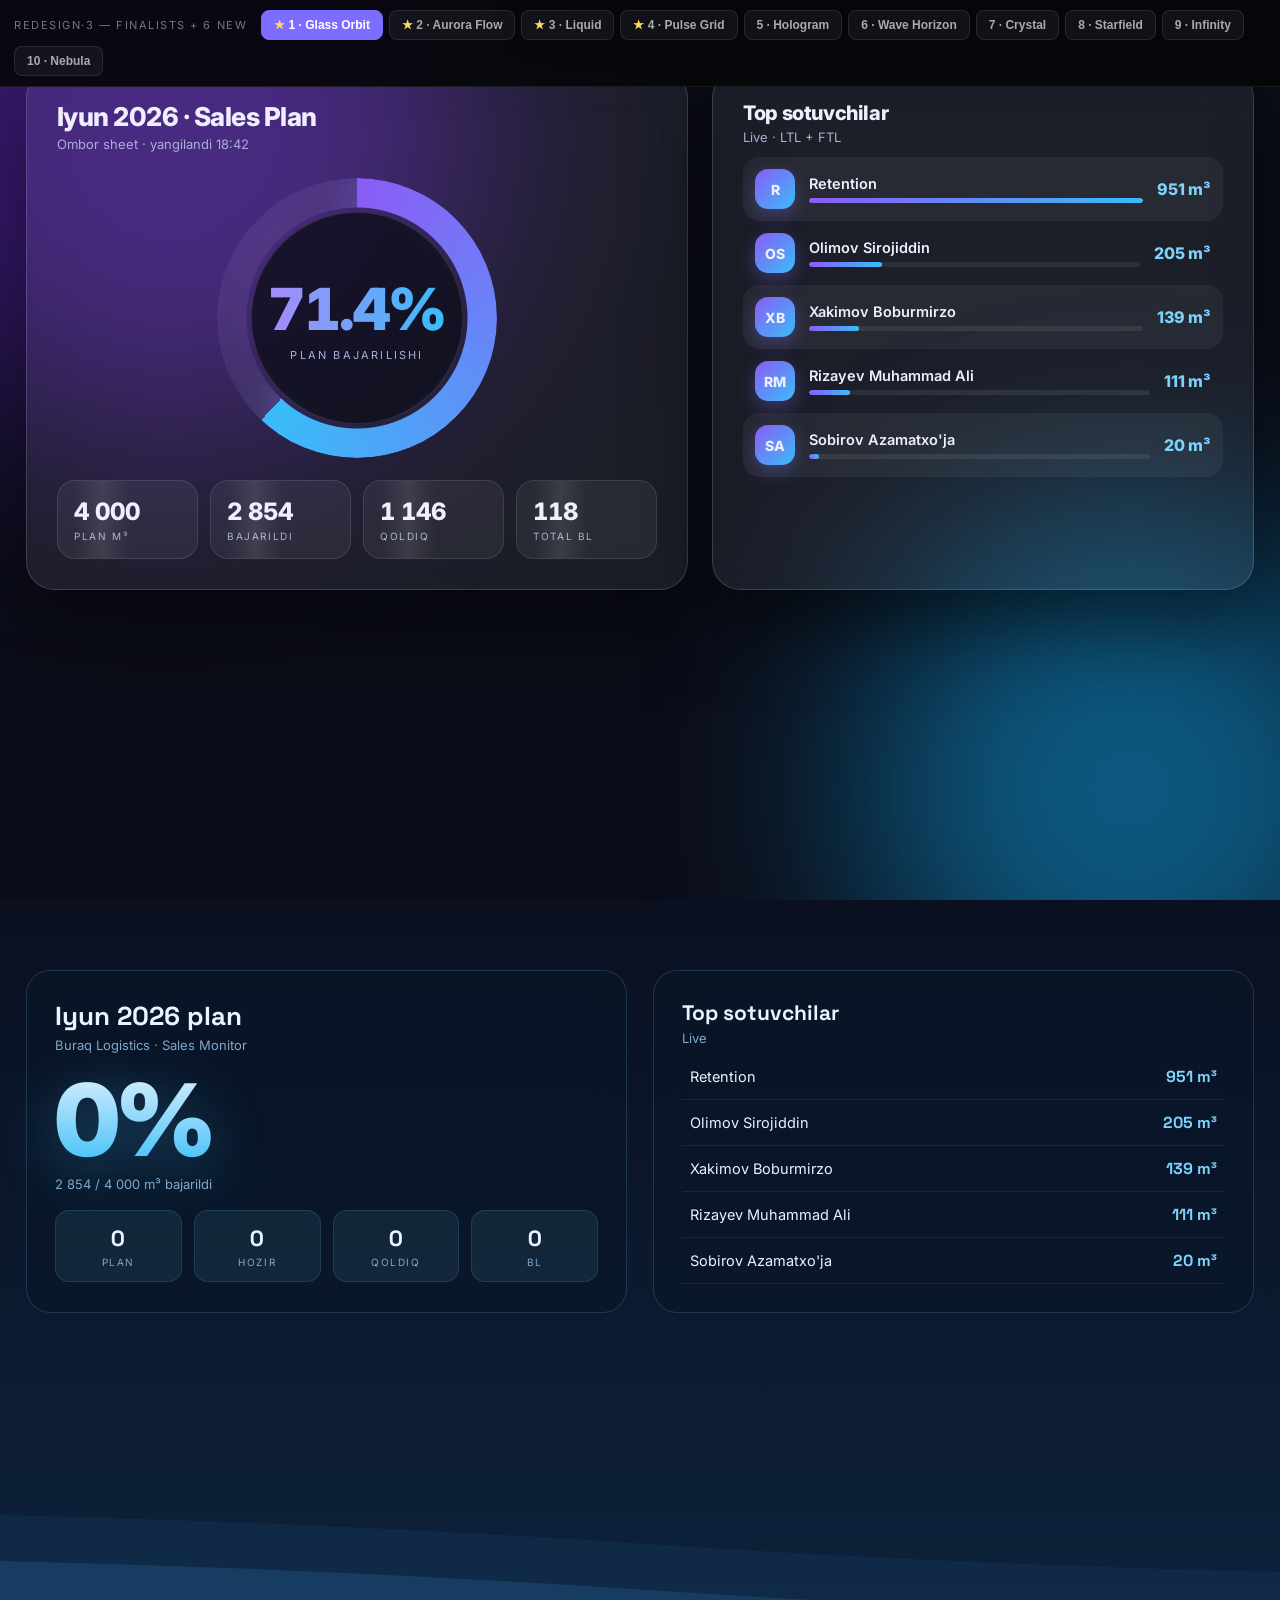
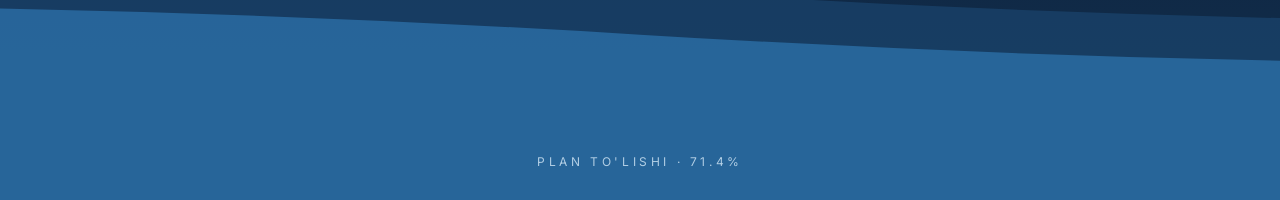
<file: templates/analytics/monitor_redesign3.html>
<!DOCTYPE html>
<html lang="uz">
<head>
<meta charset="UTF-8">
<meta name="viewport" content="width=device-width, initial-scale=1.0">
<title>Sales Monitor — Redesign v3 (finalists + 6 new)</title>
<link rel="preconnect" href="https://fonts.googleapis.com">
<link rel="preconnect" href="https://fonts.gstatic.com" crossorigin>
<link href="https://fonts.googleapis.com/css2?family=Inter:wght@400;600;800;900&family=Space+Grotesk:wght@400;600;700&family=JetBrains+Mono:wght@400;700&display=swap" rel="stylesheet">
<style>
* { margin:0; padding:0; box-sizing:border-box; }
html, body { min-height:100%; }
body { background:#07080c; font-family:'Inter',sans-serif; overflow-x:hidden; }

/* ── Switcher ── */
.switcher { position:fixed; top:0; left:0; right:0; z-index:1000; display:flex; gap:6px; flex-wrap:wrap; align-items:center;
  padding:10px 14px; background:rgba(6,7,10,.92); backdrop-filter:blur(10px); border-bottom:1px solid rgba(255,255,255,.08); }
.sw-title { font-size:11px; color:#777; margin-right:8px; letter-spacing:.14em; text-transform:uppercase; }
.sw-btn { padding:7px 12px; border-radius:8px; font-size:12px; font-weight:600; background:rgba(255,255,255,.05);
  color:#aaa; border:1px solid rgba(255,255,255,.09); cursor:pointer; transition:all .15s; }
.sw-btn:hover { color:#fff; border-color:rgba(255,255,255,.3); }
.sw-btn.active { background:#7c6cff; color:#fff; border-color:#7c6cff; }
.sw-btn .fav { color:#ffd75e; }
.variant { display:none; min-height:100vh; padding:70px 26px 26px; position:relative; overflow:hidden; }
.variant.active { display:block; }
.count { font-variant-numeric:tabular-nums; }

/* shared keyframes */
@keyframes drift1 { 0%{transform:translate(0,0) scale(1)} 50%{transform:translate(60px,-40px) scale(1.15)} 100%{transform:translate(-30px,30px) scale(.95)} }
@keyframes drift2 { 0%{transform:translate(0,0) scale(1)} 50%{transform:translate(-70px,50px) scale(1.1)} 100%{transform:translate(40px,-30px) scale(1.05)} }
@keyframes floaty { 0%,100%{transform:translateY(0)} 50%{transform:translateY(-10px)} }
@keyframes spin360 { to { transform:rotate(360deg); } }
@keyframes shimmer { 0%{background-position:-500px 0} 100%{background-position:500px 0} }
@keyframes pulseGlow { 0%,100%{opacity:.55} 50%{opacity:1} }
@keyframes sweep { 0%{transform:translateX(-120%) skewX(-18deg)} 100%{transform:translateX(240%) skewX(-18deg)} }
@keyframes barGrow { from { transform:scaleY(0); } to { transform:scaleY(1); } }
@keyframes barGrowX { from{transform:scaleX(0)} to{transform:scaleX(1)} }
@keyframes rise { from { opacity:0; transform:translateY(18px);} to { opacity:1; transform:translateY(0);} }
@keyframes waveMove { 0%{transform:translateX(0)} 100%{transform:translateX(-50%)} }
@keyframes gridScroll { from{background-position:0 0} to{background-position:0 44px} }
@keyframes tilt3d { 0%,100%{transform:rotateX(8deg) rotateY(-4deg)} 50%{transform:rotateX(4deg) rotateY(4deg)} }
@keyframes hueShift { 0%,100%{filter:hue-rotate(0deg)} 50%{filter:hue-rotate(28deg)} }

/* ═════════ W1 · GLASS ORBIT (finalist) ═════════ */
.w1 { background:#0b0d18; color:#eef; }
.w1 .blob { position:absolute; border-radius:50%; filter:blur(110px); opacity:.5; z-index:0; }
.w1 .b1 { width:620px; height:620px; background:#6d28d9; top:-180px; left:-140px; animation:drift1 18s ease-in-out infinite alternate; }
.w1 .b2 { width:540px; height:540px; background:#0ea5e9; bottom:-160px; right:-120px; animation:drift2 22s ease-in-out infinite alternate; }
.w1 .grid { position:relative; z-index:1; display:grid; grid-template-columns:1.1fr .9fr; gap:24px; max-width:1480px; margin:0 auto; }
.w1 .card { background:rgba(255,255,255,.07); backdrop-filter:blur(24px); border:1px solid rgba(255,255,255,.15); border-radius:28px; padding:30px;
  box-shadow:0 30px 80px rgba(0,0,0,.5); animation:rise .7s ease both; }
.w1 .card:nth-child(2) { animation-delay:.12s; }
.w1 h1 { font-weight:800; font-size:26px; letter-spacing:-.02em; }
.w1 .sub { color:#a8b0d8; font-size:13px; margin-top:4px; }
.w1 .scene { perspective:900px; display:flex; justify-content:center; margin:26px 0 8px; }
.w1 .ring3d { position:relative; width:280px; height:280px; transform-style:preserve-3d; animation:tilt3d 9s ease-in-out infinite; }
.w1 .torus { position:absolute; inset:0; border-radius:50%;
  background:conic-gradient(from 0deg, #8b5cf6 0%, #38bdf8 62%, rgba(255,255,255,.06) 62% 100%);
  -webkit-mask:radial-gradient(farthest-side, transparent calc(100% - 30px), #000 calc(100% - 29px));
  mask:radial-gradient(farthest-side, transparent calc(100% - 30px), #000 calc(100% - 29px));
  animation:spin360 14s linear infinite; filter:drop-shadow(0 0 22px rgba(124,108,255,.5)); }
.w1 .ringcore { position:absolute; inset:34px; border-radius:50%; background:rgba(10,12,24,.8); backdrop-filter:blur(6px);
  display:flex; flex-direction:column; align-items:center; justify-content:center; border:1px solid rgba(255,255,255,.1); }
.w1 .pct { font-size:58px; font-weight:900; letter-spacing:-.03em;
  background:linear-gradient(90deg,#a78bfa,#38bdf8,#a78bfa); background-size:200% 100%; -webkit-background-clip:text; background-clip:text; color:transparent;
  animation:shimmer 5s linear infinite; }
.w1 .cap { font-size:11px; color:#a8b0d8; letter-spacing:.2em; text-transform:uppercase; margin-top:4px; }
.w1 .kpis { display:grid; grid-template-columns:repeat(4,1fr); gap:12px; margin-top:22px; }
.w1 .kpi { background:rgba(255,255,255,.06); border:1px solid rgba(255,255,255,.1); border-radius:18px; padding:16px; position:relative; overflow:hidden; }
.w1 .kpi::after { content:""; position:absolute; top:0; bottom:0; width:40%; background:linear-gradient(90deg,transparent,rgba(255,255,255,.09),transparent);
  animation:sweep 4.5s ease-in-out infinite; }
.w1 .kv { font-size:24px; font-weight:800; }
.w1 .kl { font-size:10px; color:#a8b0d8; letter-spacing:.16em; text-transform:uppercase; margin-top:4px; }
.w1 .lb-row { display:flex; align-items:center; gap:14px; padding:12px 12px; border-radius:16px; animation:rise .6s ease both; }
.w1 .lb-row:nth-child(1){animation-delay:.15s} .w1 .lb-row:nth-child(2){animation-delay:.25s} .w1 .lb-row:nth-child(3){animation-delay:.35s}
.w1 .lb-row:nth-child(4){animation-delay:.45s} .w1 .lb-row:nth-child(5){animation-delay:.55s}
.w1 .lb-row:nth-child(odd) { background:rgba(255,255,255,.05); }
.w1 .ava { width:40px; height:40px; border-radius:13px; display:flex; align-items:center; justify-content:center; font-weight:800; font-size:14px;
  background:linear-gradient(135deg,#8b5cf6,#38bdf8); box-shadow:0 6px 18px rgba(124,108,255,.35); }
.w1 .nm { flex:1; font-weight:600; font-size:14.5px; }
.w1 .vl { font-weight:800; color:#7dd3fc; }
.w1 .track { height:5px; border-radius:3px; background:rgba(255,255,255,.08); overflow:hidden; margin-top:6px; }
.w1 .fill { height:100%; border-radius:3px; background:linear-gradient(90deg,#8b5cf6,#38bdf8); transform-origin:left; animation:barGrowX 1.4s cubic-bezier(.2,.8,.2,1) both .3s; }

/* ═════════ W2 · AURORA FLOW (finalist) ═════════ */
.w2 { background:#060812; color:#e8ecff; }
.w2 .aur { position:absolute; inset:-25%; z-index:0; filter:blur(90px); opacity:.6;
  background:radial-gradient(560px 320px at 22% 30%, #0d9488 0%, transparent 70%),
             radial-gradient(640px 360px at 76% 22%, #7c3aed 0%, transparent 70%),
             radial-gradient(560px 340px at 55% 82%, #2563eb 0%, transparent 70%);
  animation:drift1 14s ease-in-out infinite alternate, hueShift 20s ease-in-out infinite; }
.w2 .grid { position:relative; z-index:1; display:grid; grid-template-columns:1fr 1fr; gap:24px; max-width:1440px; margin:0 auto; }
.w2 .card { background:rgba(10,13,26,.6); border:1px solid rgba(148,163,255,.16); border-radius:26px; padding:30px; backdrop-filter:blur(12px);
  animation:rise .7s ease both; }
.w2 .card:nth-child(3) { animation-delay:.15s; }
.w2 h1 { font-family:'Space Grotesk'; font-size:26px; font-weight:700; }
.w2 .sub { color:#8b93c6; font-size:13px; margin-top:4px; }
.w2 .gaugewrap { position:relative; width:340px; margin:26px auto 0; animation:floaty 6s ease-in-out infinite; }
.w2 svg path.bg { fill:none; stroke:rgba(255,255,255,.08); stroke-width:22; stroke-linecap:round; }
.w2 svg path.fg { fill:none; stroke:url(#w2grad); stroke-width:22; stroke-linecap:round;
  stroke-dasharray:408; stroke-dashoffset:408; animation:w2draw 1.8s cubic-bezier(.3,.8,.3,1) both .3s; filter:drop-shadow(0 0 14px rgba(124,58,237,.55)); }
@keyframes w2draw { to { stroke-dashoffset:117; } }
.w2 .needle { position:absolute; left:50%; bottom:20px; width:4px; height:120px; background:linear-gradient(#fff,rgba(255,255,255,0));
  border-radius:2px; transform-origin:bottom center; transform:rotate(-90deg); animation:w2needle 1.8s cubic-bezier(.3,.8,.3,1) both .3s; }
@keyframes w2needle { to { transform:rotate(38.5deg); } }
.w2 .pct { position:absolute; left:0; right:0; bottom:4px; text-align:center; font-family:'Space Grotesk'; font-size:58px; font-weight:700;
  text-shadow:0 0 30px rgba(124,58,237,.5); }
.w2 .kpis { display:flex; gap:12px; margin-top:28px; }
.w2 .kpi { flex:1; text-align:center; padding:16px; border-radius:18px; background:rgba(255,255,255,.05); border:1px solid rgba(255,255,255,.07);
  animation:floaty 7s ease-in-out infinite; }
.w2 .kpi:nth-child(2){animation-delay:.6s} .w2 .kpi:nth-child(3){animation-delay:1.2s} .w2 .kpi:nth-child(4){animation-delay:1.8s}
.w2 .kv { font-family:'Space Grotesk'; font-size:24px; font-weight:700; }
.w2 .kl { font-size:10px; letter-spacing:.16em; color:#8b93c6; text-transform:uppercase; margin-top:4px; }
.w2 .lb-row { display:flex; align-items:center; gap:12px; padding:13px 8px; border-bottom:1px solid rgba(255,255,255,.06); animation:rise .6s ease both; }
.w2 .lb-row:nth-child(2){animation-delay:.2s} .w2 .lb-row:nth-child(3){animation-delay:.3s} .w2 .lb-row:nth-child(4){animation-delay:.4s}
.w2 .lb-row:nth-child(5){animation-delay:.5s} .w2 .lb-row:nth-child(6){animation-delay:.6s}
.w2 .nm { flex:1; font-size:14.5px; }
.w2 .vl { font-family:'Space Grotesk'; font-weight:700; color:#93c5fd; }
.w2 .spark { width:120px; height:7px; border-radius:4px; background:rgba(255,255,255,.08); overflow:hidden; }
.w2 .spark i { display:block; height:100%; background:linear-gradient(90deg,#0d9488,#7c3aed); background-size:200% 100%; animation:shimmer 3.5s linear infinite; }

/* ═════════ W3 · LIQUID (finalist, ex-5) ═════════ */
.w3 { background:#081018; color:#e6f6ff; }
.w3 .grid { display:grid; grid-template-columns:1fr 1fr; gap:26px; max-width:1400px; margin:0 auto; position:relative; z-index:1; }
.w3 .card { background:rgba(12,22,34,.75); border:1px solid rgba(56,189,248,.18); border-radius:26px; padding:30px; backdrop-filter:blur(8px);
  animation:rise .7s ease both; }
.w3 h1 { font-family:'Space Grotesk'; font-size:26px; font-weight:700; }
.w3 .sub { color:#7fa8c4; font-size:13px; margin-top:4px; }
.w3 .tank { position:relative; width:300px; height:300px; border-radius:50%; margin:26px auto 8px; overflow:hidden;
  border:3px solid rgba(56,189,248,.35); box-shadow:0 0 50px rgba(56,189,248,.2), 0 0 40px rgba(56,189,248,.12) inset; animation:floaty 7s ease-in-out infinite; }
.w3 .water { position:absolute; left:-50%; right:-50%; bottom:0; height:71.4%; }
.w3 .water svg { position:absolute; top:-22px; left:0; width:200%; height:26px; animation:waveMove 5s linear infinite; }
.w3 .waterbody { position:absolute; inset:0; top:2px; background:linear-gradient(180deg, rgba(56,189,248,.85), rgba(14,116,144,.9)); }
.w3 .tanklabel { position:absolute; inset:0; display:flex; flex-direction:column; align-items:center; justify-content:center; z-index:2; }
.w3 .pct { font-family:'Space Grotesk'; font-size:62px; font-weight:700; text-shadow:0 2px 18px rgba(3,20,30,.7); }
.w3 .cap { font-size:11px; letter-spacing:.24em; text-transform:uppercase; color:#d9f3ff; opacity:.85; }
.w3 .kpis { display:flex; gap:12px; margin-top:24px; }
.w3 .kpi { flex:1; text-align:center; padding:15px; border-radius:16px; background:rgba(56,189,248,.07); border:1px solid rgba(56,189,248,.14); }
.w3 .kv { font-family:'Space Grotesk'; font-size:23px; font-weight:700; color:#7dd3fc; }
.w3 .kl { font-size:10px; letter-spacing:.16em; color:#7fa8c4; text-transform:uppercase; margin-top:4px; }
.w3 .lb-row { display:flex; align-items:center; gap:12px; padding:13px 8px; border-bottom:1px solid rgba(255,255,255,.06); animation:rise .6s ease both; }
.w3 .lb-row:nth-child(2){animation-delay:.2s} .w3 .lb-row:nth-child(3){animation-delay:.3s}
.w3 .lb-row:nth-child(4){animation-delay:.4s} .w3 .lb-row:nth-child(5){animation-delay:.5s} .w3 .lb-row:nth-child(6){animation-delay:.6s}
.w3 .nm { flex:1; font-size:14.5px; }
.w3 .vl { font-family:'Space Grotesk'; font-weight:700; color:#7dd3fc; }
.w3 .mini { width:120px; height:26px; display:flex; align-items:flex-end; gap:3px; }
.w3 .mini i { flex:1; background:linear-gradient(180deg,#38bdf8,#0e7490); border-radius:2px 2px 0 0; transform-origin:bottom;
  animation:barGrow 1s cubic-bezier(.2,.8,.2,1) both; }

/* ═════════ W4 · PULSE GRID (finalist, ex-9) ═════════ */
.w4 { background:#070810; color:#eef; }
.w4 .floor { position:absolute; left:-20%; right:-20%; bottom:-12%; height:60%; z-index:0; transform:perspective(600px) rotateX(62deg);
  background:linear-gradient(rgba(124,108,255,.16) 1px, transparent 1px), linear-gradient(90deg, rgba(124,108,255,.16) 1px, transparent 1px);
  background-size:44px 44px; animation:gridScroll 2.4s linear infinite;
  -webkit-mask:linear-gradient(180deg,transparent, #000 40%); mask:linear-gradient(180deg,transparent, #000 40%); }
.w4 .grid { position:relative; z-index:1; display:grid; grid-template-columns:1fr 1fr; gap:26px; max-width:1420px; margin:0 auto; }
.w4 .card { background:rgba(12,14,26,.82); border:1px solid rgba(124,108,255,.22); border-radius:22px; padding:28px; backdrop-filter:blur(6px); }
.w4 h1 { font-family:'Space Grotesk'; font-size:26px; font-weight:700; }
.w4 .sub { color:#8b93c6; font-size:13px; margin-top:4px; }
.w4 .big { font-size:104px; font-weight:900; letter-spacing:-.04em; line-height:1.05; margin:16px 0 6px; color:#c4b5fd;
  text-shadow:0 0 40px rgba(124,108,255,.55); animation:pulseGlow 3.6s ease-in-out infinite; }
.w4 .track { height:14px; border-radius:8px; background:rgba(255,255,255,.07); overflow:hidden; }
.w4 .fill { height:100%; border-radius:8px; background:linear-gradient(90deg,#7c6cff,#38bdf8); transform-origin:left; animation:barGrowX 1.5s ease both .2s; }
.w4 .kpis { display:flex; gap:12px; margin-top:22px; }
.w4 .kpi { flex:1; text-align:center; padding:14px; border-radius:14px; background:rgba(124,108,255,.08); border:1px solid rgba(124,108,255,.16); }
.w4 .kv { font-family:'Space Grotesk'; font-size:23px; font-weight:700; }
.w4 .kl { font-size:10px; letter-spacing:.18em; color:#8b93c6; text-transform:uppercase; margin-top:4px; }
.w4 .bars { display:flex; align-items:flex-end; gap:14px; height:200px; margin-top:20px; }
.w4 .bcol { flex:1; display:flex; flex-direction:column; justify-content:flex-end; height:100%; }
.w4 .b { border-radius:6px 6px 0 0; background:linear-gradient(180deg,#8b5cf6,#312e81); transform-origin:bottom;
  animation:barGrow 1.2s cubic-bezier(.2,.8,.2,1) both; box-shadow:0 0 22px rgba(124,108,255,.35); }
.w4 .bcol span { text-align:center; font-size:11px; color:#8b93c6; margin-top:8px; }
.w4 .bcol:nth-child(2) .b{animation-delay:.1s} .w4 .bcol:nth-child(3) .b{animation-delay:.2s}
.w4 .bcol:nth-child(4) .b{animation-delay:.3s} .w4 .bcol:nth-child(5) .b{animation-delay:.4s} .w4 .bcol:nth-child(6) .b{animation-delay:.5s}

/* ═════════ N5 · HOLOGRAM ═════════ */
.n5 { background:radial-gradient(1000px 640px at 50% 0%, #062430 0%, #04070c 62%); color:#d7fbff; text-align:center; }
.n5 .holo { position:relative; width:420px; height:420px; margin:0 auto; perspective:900px; }
.n5 .hring { position:absolute; left:50%; top:50%; border:2px solid rgba(45,212,235,.5); border-radius:50%;
  transform-style:preserve-3d; box-shadow:0 0 18px rgba(45,212,235,.35); }
.n5 .hr1 { width:340px; height:340px; margin:-170px; transform:rotateX(72deg); animation:spin360 11s linear infinite; }
.n5 .hr2 { width:260px; height:260px; margin:-130px; transform:rotateX(72deg) rotateY(14deg); animation:spin360 8s linear infinite reverse; opacity:.7; }
.n5 .hr3 { width:180px; height:180px; margin:-90px;  transform:rotateX(72deg) rotateY(-10deg); animation:spin360 6s linear infinite; opacity:.5; }
.n5 .beam { position:absolute; left:50%; top:-8%; width:2px; height:116%; margin-left:-1px;
  background:linear-gradient(180deg, transparent, rgba(45,212,235,.8), transparent); filter:blur(1px);
  animation:n5beam 4.5s ease-in-out infinite; }
@keyframes n5beam { 0%,100%{transform:translateX(-140px); opacity:.25} 50%{transform:translateX(140px); opacity:.9} }
.n5 .core { position:absolute; inset:0; display:flex; flex-direction:column; align-items:center; justify-content:center; }
.n5 .pct { font-family:'Space Grotesk'; font-size:86px; font-weight:700; color:#7ff3ff;
  text-shadow:0 0 26px rgba(45,212,235,.8), 0 0 60px rgba(45,212,235,.4); animation:n5flicker 7s linear infinite; }
@keyframes n5flicker { 0%,94%,96%,100%{opacity:1} 95%{opacity:.66} }
.n5 .cap { font-size:11px; letter-spacing:.34em; text-transform:uppercase; color:#5db8c6; margin-top:4px; }
.n5 .scan { position:absolute; inset:0; pointer-events:none; opacity:.16;
  background:repeating-linear-gradient(0deg, rgba(45,212,235,.5) 0 1px, transparent 1px 5px); }
.n5 .kpis { display:flex; justify-content:center; gap:46px; margin:18px 0 22px; }
.n5 .kv { font-family:'Space Grotesk'; font-size:27px; font-weight:700; color:#7ff3ff; }
.n5 .kl { font-size:10px; letter-spacing:.26em; color:#5db8c6; text-transform:uppercase; margin-top:4px; }
.n5 .lb { max-width:640px; margin:0 auto; text-align:left; border:1px solid rgba(45,212,235,.25); border-radius:16px; padding:8px 20px;
  background:rgba(6,26,34,.55); backdrop-filter:blur(8px); box-shadow:0 0 34px rgba(45,212,235,.1); }
.n5 .lb-row { display:flex; align-items:center; gap:12px; padding:11px 4px; border-bottom:1px solid rgba(45,212,235,.12); }
.n5 .lb-row:last-child { border-bottom:none; }
.n5 .nm { flex:1; font-size:14.5px; }
.n5 .vl { font-family:'JetBrains Mono'; font-weight:700; color:#7ff3ff; }

/* ═════════ N6 · WAVE HORIZON ═════════ */
.n6 { background:linear-gradient(180deg,#0a1020 0%, #0c1c33 55%, #0e2742 100%); color:#e8f4ff; display:flex; flex-direction:column; }
.n6 .sky { position:relative; z-index:2; max-width:1400px; margin:0 auto; width:100%; display:grid; grid-template-columns:1fr 1fr; gap:26px; }
.n6 .card { background:rgba(10,22,40,.55); border:1px solid rgba(125,211,252,.18); border-radius:24px; padding:28px; backdrop-filter:blur(12px);
  animation:floaty 7.5s ease-in-out infinite; }
.n6 .card:nth-child(2) { animation-delay:1.4s; }
.n6 h1 { font-family:'Space Grotesk'; font-size:26px; font-weight:700; }
.n6 .sub { color:#7fa8cc; font-size:13px; margin-top:4px; }
.n6 .big { font-size:100px; font-weight:900; letter-spacing:-.04em; line-height:1.05; margin:14px 0 4px;
  background:linear-gradient(180deg,#e0f2fe,#38bdf8); -webkit-background-clip:text; background-clip:text; color:transparent;
  filter:drop-shadow(0 12px 30px rgba(56,189,248,.35)); }
.n6 .kpis { display:flex; gap:12px; margin-top:18px; }
.n6 .kpi { flex:1; text-align:center; padding:13px; border-radius:14px; background:rgba(125,211,252,.08); border:1px solid rgba(125,211,252,.14); }
.n6 .kv { font-family:'Space Grotesk'; font-size:22px; font-weight:700; }
.n6 .kl { font-size:10px; letter-spacing:.16em; color:#7fa8cc; text-transform:uppercase; margin-top:4px; }
.n6 .lb-row { display:flex; align-items:center; gap:12px; padding:12px 8px; border-bottom:1px solid rgba(255,255,255,.07); }
.n6 .nm { flex:1; font-size:14.5px; }
.n6 .vl { font-family:'Space Grotesk'; font-weight:700; color:#7dd3fc; }
.n6 .ocean { position:absolute; left:0; right:0; bottom:0; height:38%; z-index:1; pointer-events:none; }
.n6 .wv { position:absolute; left:-100%; right:-100%; bottom:0; height:100%; opacity:.55; }
.n6 .wv svg { position:absolute; bottom:0; left:0; width:200%; height:100%; }
.n6 .wv1 { animation:waveMove 11s linear infinite; opacity:.35; }
.n6 .wv2 { animation:waveMove 7s linear infinite reverse; opacity:.5; bottom:-4%; }
.n6 .wv3 { animation:waveMove 5s linear infinite; opacity:.85; bottom:-8%; }
.n6 .wavelabel { position:absolute; left:50%; bottom:9%; transform:translateX(-50%); z-index:2; text-align:center;
  font-size:12px; letter-spacing:.3em; text-transform:uppercase; color:rgba(224,242,254,.75); }

/* ═════════ N7 · CRYSTAL ═════════ */
.n7 { background:radial-gradient(900px 600px at 50% 20%, #140f2c 0%, #08060f 65%); color:#f0ecff; text-align:center; }
.n7 .prismwrap { position:relative; width:380px; height:340px; margin:4px auto 0; perspective:1000px; }
.n7 .gem { position:absolute; left:50%; top:50%; width:200px; height:200px; margin:-100px; transform-style:preserve-3d;
  animation:n7spin 12s linear infinite; }
@keyframes n7spin { from{transform:rotateY(0) rotateX(12deg)} to{transform:rotateY(360deg) rotateX(12deg)} }
.n7 .facet { position:absolute; inset:0; clip-path:polygon(50% 0%, 100% 50%, 50% 100%, 0% 50%);
  background:linear-gradient(135deg, rgba(167,139,250,.9), rgba(56,189,248,.65)); border:1px solid rgba(255,255,255,.25); }
.n7 .f1 { transform:translateZ(30px); }
.n7 .f2 { transform:rotateY(90deg) translateZ(30px); background:linear-gradient(135deg, rgba(56,189,248,.85), rgba(52,211,153,.6)); }
.n7 .f3 { transform:rotateY(180deg) translateZ(30px); background:linear-gradient(135deg, rgba(124,58,237,.9), rgba(167,139,250,.6)); }
.n7 .f4 { transform:rotateY(270deg) translateZ(30px); background:linear-gradient(135deg, rgba(34,211,238,.8), rgba(124,108,255,.65)); }
.n7 .gemglow { position:absolute; left:50%; top:50%; width:280px; height:280px; margin:-140px; border-radius:50%;
  background:radial-gradient(circle, rgba(139,92,246,.35), transparent 70%); filter:blur(18px); animation:pulseGlow 5s ease-in-out infinite; }
.n7 .sparkle { position:absolute; width:5px; height:5px; border-radius:50%; background:#fff; box-shadow:0 0 10px #fff; opacity:0;
  animation:n7spark 4s ease-in-out infinite; }
.n7 .s1 { top:20%; left:24%; animation-delay:0s; } .n7 .s2 { top:32%; right:20%; animation-delay:1.3s; } .n7 .s3 { bottom:22%; left:38%; animation-delay:2.6s; }
@keyframes n7spark { 0%,100%{opacity:0; transform:scale(.4)} 8%,14%{opacity:1; transform:scale(1.15)} 22%{opacity:0; transform:scale(.4)} }
.n7 .pct { font-size:84px; font-weight:900; letter-spacing:-.04em; margin-top:-8px;
  background:linear-gradient(90deg,#c4b5fd,#7dd3fc,#c4b5fd); background-size:200% 100%; -webkit-background-clip:text; background-clip:text; color:transparent;
  animation:shimmer 6s linear infinite; }
.n7 .cap { font-size:11px; letter-spacing:.3em; text-transform:uppercase; color:#9a90cf; }
.n7 .kpis { display:flex; justify-content:center; gap:48px; margin:22px 0; }
.n7 .kv { font-size:27px; font-weight:800; }
.n7 .kl { font-size:10px; letter-spacing:.24em; color:#9a90cf; text-transform:uppercase; margin-top:4px; }
.n7 .lb { max-width:640px; margin:0 auto; text-align:left; background:rgba(255,255,255,.05); border:1px solid rgba(167,139,250,.22);
  border-radius:18px; padding:8px 20px; backdrop-filter:blur(12px); }
.n7 .lb-row { display:flex; align-items:center; gap:12px; padding:11px 4px; border-bottom:1px solid rgba(255,255,255,.07); }
.n7 .lb-row:last-child { border-bottom:none; }
.n7 .nm { flex:1; font-size:14.5px; }
.n7 .vl { font-weight:800; color:#c4b5fd; }

/* ═════════ N8 · STARFIELD ═════════ */
.n8 { background:#05060d; color:#eef; text-align:center; }
.n8 .stars, .n8 .stars2 { position:absolute; inset:0; z-index:0; background-repeat:repeat; }
.n8 .stars { background-image:radial-gradient(1px 1px at 20px 30px, #fff, transparent), radial-gradient(1px 1px at 90px 120px, #cbd5ff, transparent),
  radial-gradient(1.5px 1.5px at 160px 60px, #fff, transparent), radial-gradient(1px 1px at 240px 160px, #a5b4fc, transparent),
  radial-gradient(1.5px 1.5px at 310px 90px, #fff, transparent);
  background-size:380px 200px; animation:n8drift 60s linear infinite; opacity:.7; }
.n8 .stars2 { background-image:radial-gradient(1px 1px at 40px 80px, #93c5fd, transparent), radial-gradient(1px 1px at 130px 40px, #fff, transparent),
  radial-gradient(1.5px 1.5px at 220px 120px, #ddd6fe, transparent);
  background-size:300px 170px; animation:n8drift 100s linear infinite reverse; opacity:.5; }
@keyframes n8drift { from{background-position:0 0} to{background-position:1000px 400px} }
.n8 .content { position:relative; z-index:1; }
.n8 .arcwrap { position:relative; width:360px; height:360px; margin:0 auto; }
.n8 svg circle.bgc { fill:none; stroke:rgba(255,255,255,.07); stroke-width:6; }
.n8 svg circle.fgc { fill:none; stroke:url(#n8grad); stroke-width:6; stroke-linecap:round; stroke-dasharray:980; stroke-dashoffset:980;
  animation:n8draw 2s cubic-bezier(.3,.8,.3,1) both .2s; filter:drop-shadow(0 0 12px rgba(147,197,253,.7)); }
@keyframes n8draw { to { stroke-dashoffset:280; } }
.n8 .comet { position:absolute; inset:14px; animation:spin360 9s linear infinite; }
.n8 .comet::before { content:""; position:absolute; top:-5px; left:50%; width:10px; height:10px; margin-left:-5px; border-radius:50%;
  background:#fff; box-shadow:0 0 16px 5px rgba(147,197,253,.85); }
.n8 .core { position:absolute; inset:0; display:flex; flex-direction:column; align-items:center; justify-content:center; }
.n8 .pct { font-family:'Space Grotesk'; font-size:82px; font-weight:700; text-shadow:0 0 40px rgba(147,197,253,.45); }
.n8 .cap { font-size:11px; letter-spacing:.3em; text-transform:uppercase; color:#8b93c6; margin-top:2px; }
.n8 .kpis { display:flex; justify-content:center; gap:48px; margin:22px 0; }
.n8 .kv { font-family:'Space Grotesk'; font-size:27px; font-weight:700; color:#bfdbfe; }
.n8 .kl { font-size:10px; letter-spacing:.24em; color:#8b93c6; text-transform:uppercase; margin-top:4px; }
.n8 .lb { max-width:640px; margin:0 auto; text-align:left; background:rgba(255,255,255,.04); border:1px solid rgba(255,255,255,.1);
  border-radius:18px; padding:8px 20px; backdrop-filter:blur(10px); }
.n8 .lb-row { display:flex; align-items:center; gap:12px; padding:11px 4px; border-bottom:1px solid rgba(255,255,255,.07); }
.n8 .lb-row:last-child { border-bottom:none; }
.n8 .nm { flex:1; font-size:14.5px; }
.n8 .vl { font-family:'Space Grotesk'; font-weight:700; color:#93c5fd; }

/* ═════════ N9 · INFINITY ═════════ */
.n9 { background:#0a0c16; color:#eef; }
.n9 .grid { display:grid; grid-template-columns:1.15fr .85fr; gap:26px; max-width:1440px; margin:0 auto; position:relative; z-index:1; }
.n9 .card { background:rgba(255,255,255,.045); border:1px solid rgba(255,255,255,.1); border-radius:26px; padding:30px; backdrop-filter:blur(14px); }
.n9 h1 { font-family:'Space Grotesk'; font-size:26px; font-weight:700; }
.n9 .sub { color:#8b93c6; font-size:13px; margin-top:4px; }
.n9 .loopwrap { position:relative; display:flex; justify-content:center; margin:14px 0 4px; }
.n9 svg .loopbg { fill:none; stroke:rgba(255,255,255,.07); stroke-width:26; stroke-linecap:round; }
.n9 svg .loopfg { fill:none; stroke:url(#n9grad); stroke-width:26; stroke-linecap:round;
  stroke-dasharray:120 1040; animation:n9flow 5s linear infinite; filter:drop-shadow(0 0 16px rgba(124,108,255,.5)); }
@keyframes n9flow { to { stroke-dashoffset:-1160; } }
.n9 .looplabel { position:absolute; inset:0; display:flex; flex-direction:column; align-items:center; justify-content:center; }
.n9 .pct { font-family:'Space Grotesk'; font-size:66px; font-weight:700;
  background:linear-gradient(90deg,#a78bfa,#38bdf8); -webkit-background-clip:text; background-clip:text; color:transparent; }
.n9 .cap { font-size:10px; letter-spacing:.3em; text-transform:uppercase; color:#8b93c6; }
.n9 .kpis { display:grid; grid-template-columns:repeat(4,1fr); gap:12px; margin-top:20px; }
.n9 .kpi { background:rgba(255,255,255,.05); border:1px solid rgba(255,255,255,.09); border-radius:16px; padding:15px; text-align:center; }
.n9 .kv { font-family:'Space Grotesk'; font-size:23px; font-weight:700; }
.n9 .kl { font-size:10px; letter-spacing:.16em; color:#8b93c6; text-transform:uppercase; margin-top:4px; }
.n9 .lb-row { display:flex; align-items:center; gap:12px; padding:12.5px 8px; border-bottom:1px solid rgba(255,255,255,.07); }
.n9 .nm { flex:1; font-size:14.5px; }
.n9 .vl { font-family:'Space Grotesk'; font-weight:700; color:#93c5fd; }

/* ═════════ N10 · NEBULA ═════════ */
.n10 { background:#070512; color:#f2edff; }
.n10 .cloud { position:absolute; border-radius:50%; filter:blur(70px); z-index:0; }
.n10 .c1 { width:700px; height:420px; background:radial-gradient(ellipse, rgba(124,58,237,.4), transparent 70%); top:-6%; left:-8%;
  animation:drift1 24s ease-in-out infinite alternate; }
.n10 .c2 { width:640px; height:400px; background:radial-gradient(ellipse, rgba(37,99,235,.35), transparent 70%); bottom:-10%; right:-6%;
  animation:drift2 30s ease-in-out infinite alternate; }
.n10 .c3 { width:420px; height:300px; background:radial-gradient(ellipse, rgba(217,70,239,.22), transparent 70%); top:40%; left:36%;
  animation:drift1 20s ease-in-out infinite alternate-reverse; }
.n10 .isles { position:relative; z-index:1; max-width:1420px; margin:0 auto; display:grid; grid-template-columns:1.05fr .95fr; gap:30px; }
.n10 .isle { background:rgba(20,14,40,.55); border:1px solid rgba(196,181,253,.2); border-radius:30px; padding:32px; backdrop-filter:blur(18px);
  box-shadow:0 40px 90px rgba(0,0,0,.55); animation:floaty 8s ease-in-out infinite; }
.n10 .isle:nth-child(2) { animation-delay:2s; }
.n10 h1 { font-family:'Space Grotesk'; font-size:26px; font-weight:700; }
.n10 .sub { color:#a294d6; font-size:13px; margin-top:4px; }
.n10 .planet { position:relative; width:270px; height:270px; margin:26px auto 6px; }
.n10 .planetbody { position:absolute; inset:22px; border-radius:50%;
  background:radial-gradient(circle at 32% 28%, #4c3a8f, #1c1440 68%); border:1px solid rgba(196,181,253,.3);
  box-shadow:0 0 60px rgba(139,92,246,.35), 0 0 34px rgba(139,92,246,.28) inset; }
.n10 .orbitarc { position:absolute; inset:0; border-radius:50%; border:2px solid transparent;
  border-top-color:#c4b5fd; border-right-color:#c4b5fd; transform:rotate(-45deg); animation:spin360 7s linear infinite;
  filter:drop-shadow(0 0 8px rgba(196,181,253,.7)); }
.n10 .planetlabel { position:absolute; inset:0; display:flex; flex-direction:column; align-items:center; justify-content:center; z-index:2; }
.n10 .pct { font-family:'Space Grotesk'; font-size:56px; font-weight:700; text-shadow:0 0 30px rgba(139,92,246,.6); }
.n10 .cap { font-size:10px; letter-spacing:.28em; text-transform:uppercase; color:#a294d6; margin-top:2px; }
.n10 .kpis { display:flex; gap:12px; margin-top:20px; }
.n10 .kpi { flex:1; text-align:center; padding:14px; border-radius:16px; background:rgba(196,181,253,.07); border:1px solid rgba(196,181,253,.15);
  animation:floaty 7s ease-in-out infinite; }
.n10 .kpi:nth-child(2){animation-delay:.7s} .n10 .kpi:nth-child(3){animation-delay:1.4s} .n10 .kpi:nth-child(4){animation-delay:2.1s}
.n10 .kv { font-family:'Space Grotesk'; font-size:22px; font-weight:700; }
.n10 .kl { font-size:10px; letter-spacing:.16em; color:#a294d6; text-transform:uppercase; margin-top:4px; }
.n10 .lb-row { display:flex; align-items:center; gap:12px; padding:12.5px 8px; border-bottom:1px solid rgba(255,255,255,.07); }
.n10 .nm { flex:1; font-size:14.5px; }
.n10 .vl { font-family:'Space Grotesk'; font-weight:700; color:#c4b5fd; }
</style>
</head>
<body>

<div class="switcher">
  <span class="sw-title">Redesign·3 — finalists + 6 new</span>
  <button class="sw-btn active" data-v="w1"><span class="fav">★</span> 1 · Glass Orbit</button>
  <button class="sw-btn" data-v="w2"><span class="fav">★</span> 2 · Aurora Flow</button>
  <button class="sw-btn" data-v="w3"><span class="fav">★</span> 3 · Liquid</button>
  <button class="sw-btn" data-v="w4"><span class="fav">★</span> 4 · Pulse Grid</button>
  <button class="sw-btn" data-v="n5">5 · Hologram</button>
  <button class="sw-btn" data-v="n6">6 · Wave Horizon</button>
  <button class="sw-btn" data-v="n7">7 · Crystal</button>
  <button class="sw-btn" data-v="n8">8 · Starfield</button>
  <button class="sw-btn" data-v="n9">9 · Infinity</button>
  <button class="sw-btn" data-v="n10">10 · Nebula</button>
</div>

<!-- W1 GLASS ORBIT -->
<section class="variant w1 active" id="w1">
  <div class="blob b1"></div><div class="blob b2"></div>
  <div class="grid">
    <div class="card">
      <h1>Iyun 2026 · Sales Plan</h1>
      <div class="sub">Ombor sheet · yangilandi 18:42</div>
      <div class="scene">
        <div class="ring3d">
          <div class="torus"></div>
          <div class="ringcore">
            <div class="pct count" data-target="71.4" data-suffix="%">0%</div>
            <div class="cap">Plan bajarilishi</div>
          </div>
        </div>
      </div>
      <div class="kpis">
        <div class="kpi"><div class="kv count" data-target="4000">0</div><div class="kl">Plan m³</div></div>
        <div class="kpi"><div class="kv count" data-target="2854">0</div><div class="kl">Bajarildi</div></div>
        <div class="kpi"><div class="kv count" data-target="1146">0</div><div class="kl">Qoldiq</div></div>
        <div class="kpi"><div class="kv count" data-target="118">0</div><div class="kl">Total BL</div></div>
      </div>
    </div>
    <div class="card">
      <h1 style="font-size:20px">Top sotuvchilar</h1>
      <div class="sub" style="margin-bottom:12px">Live · LTL + FTL</div>
      <div class="lb-row"><div class="ava">R</div><div class="nm">Retention<div class="track"><div class="fill" style="width:100%"></div></div></div><div class="vl">951 m³</div></div>
      <div class="lb-row"><div class="ava">OS</div><div class="nm">Olimov Sirojiddin<div class="track"><div class="fill" style="width:22%"></div></div></div><div class="vl">205 m³</div></div>
      <div class="lb-row"><div class="ava">XB</div><div class="nm">Xakimov Boburmirzo<div class="track"><div class="fill" style="width:15%"></div></div></div><div class="vl">139 m³</div></div>
      <div class="lb-row"><div class="ava">RM</div><div class="nm">Rizayev Muhammad Ali<div class="track"><div class="fill" style="width:12%"></div></div></div><div class="vl">111 m³</div></div>
      <div class="lb-row"><div class="ava">SA</div><div class="nm">Sobirov Azamatxo'ja<div class="track"><div class="fill" style="width:3%"></div></div></div><div class="vl">20 m³</div></div>
    </div>
  </div>
</section>

<!-- W2 AURORA FLOW -->
<section class="variant w2" id="w2">
  <div class="aur"></div>
  <div class="grid">
    <div class="card">
      <h1>Iyun 2026 plan</h1>
      <div class="sub">Buraq Logistics · Sales Monitor</div>
      <div class="gaugewrap">
        <svg width="340" height="200" viewBox="0 0 340 200">
          <defs><linearGradient id="w2grad" x1="0%" y1="0%" x2="100%" y2="0%">
            <stop offset="0%" stop-color="#0d9488"/><stop offset="55%" stop-color="#2563eb"/><stop offset="100%" stop-color="#7c3aed"/>
          </linearGradient></defs>
          <path class="bg" d="M 40 180 A 130 130 0 0 1 300 180"/>
          <path class="fg" d="M 40 180 A 130 130 0 0 1 300 180"/>
        </svg>
        <div class="needle"></div>
        <div class="pct count" data-target="71.4" data-suffix="%">0%</div>
      </div>
      <div class="kpis">
        <div class="kpi"><div class="kv count" data-target="4000">0</div><div class="kl">Plan</div></div>
        <div class="kpi"><div class="kv count" data-target="2854">0</div><div class="kl">Hozir</div></div>
        <div class="kpi"><div class="kv count" data-target="1146">0</div><div class="kl">Qoldiq</div></div>
        <div class="kpi"><div class="kv count" data-target="118">0</div><div class="kl">BL</div></div>
      </div>
    </div>
    <div class="card">
      <h1 style="font-size:21px">Sotuvchilar reytingi</h1>
      <div class="sub" style="margin-bottom:8px">Live</div>
      <div class="lb-row"><div class="nm">Retention</div><div class="spark"><i style="width:100%"></i></div><div class="vl">951 m³</div></div>
      <div class="lb-row"><div class="nm">Olimov Sirojiddin</div><div class="spark"><i style="width:22%"></i></div><div class="vl">205 m³</div></div>
      <div class="lb-row"><div class="nm">Xakimov Boburmirzo</div><div class="spark"><i style="width:15%"></i></div><div class="vl">139 m³</div></div>
      <div class="lb-row"><div class="nm">Rizayev Muhammad Ali</div><div class="spark"><i style="width:12%"></i></div><div class="vl">111 m³</div></div>
      <div class="lb-row"><div class="nm">Sobirov Azamatxo'ja</div><div class="spark"><i style="width:3%"></i></div><div class="vl">20 m³</div></div>
    </div>
  </div>
</section>

<!-- W3 LIQUID -->
<section class="variant w3" id="w3">
  <div class="grid">
    <div class="card">
      <h1>Iyun 2026 plan</h1>
      <div class="sub">Suv sathi = bajarilish darajasi</div>
      <div class="tank">
        <div class="water">
          <svg viewBox="0 0 1200 26" preserveAspectRatio="none">
            <path d="M0 13 Q 75 0 150 13 T 300 13 T 450 13 T 600 13 T 750 13 T 900 13 T 1050 13 T 1200 13 V 26 H 0 Z" fill="rgba(56,189,248,.85)"/>
          </svg>
          <div class="waterbody"></div>
        </div>
        <div class="tanklabel">
          <div class="pct count" data-target="71.4" data-suffix="%">0%</div>
          <div class="cap">Bajarildi</div>
        </div>
      </div>
      <div class="kpis">
        <div class="kpi"><div class="kv count" data-target="4000">0</div><div class="kl">Plan</div></div>
        <div class="kpi"><div class="kv count" data-target="2854">0</div><div class="kl">Hozir</div></div>
        <div class="kpi"><div class="kv count" data-target="1146">0</div><div class="kl">Qoldiq</div></div>
        <div class="kpi"><div class="kv count" data-target="118">0</div><div class="kl">BL</div></div>
      </div>
    </div>
    <div class="card">
      <h1 style="font-size:21px">Top sotuvchilar</h1>
      <div class="sub" style="margin-bottom:8px">Oy bo'yicha taqsimot</div>
      <div class="lb-row"><div class="nm">Retention</div><div class="mini"><i style="height:40%"></i><i style="height:70%"></i><i style="height:55%"></i><i style="height:100%"></i><i style="height:80%"></i></div><div class="vl">951 m³</div></div>
      <div class="lb-row"><div class="nm">Olimov Sirojiddin</div><div class="mini"><i style="height:30%"></i><i style="height:45%"></i><i style="height:60%"></i><i style="height:38%"></i><i style="height:52%"></i></div><div class="vl">205 m³</div></div>
      <div class="lb-row"><div class="nm">Xakimov Boburmirzo</div><div class="mini"><i style="height:25%"></i><i style="height:55%"></i><i style="height:35%"></i><i style="height:48%"></i><i style="height:30%"></i></div><div class="vl">139 m³</div></div>
      <div class="lb-row"><div class="nm">Rizayev Muhammad Ali</div><div class="mini"><i style="height:45%"></i><i style="height:28%"></i><i style="height:52%"></i><i style="height:33%"></i><i style="height:40%"></i></div><div class="vl">111 m³</div></div>
      <div class="lb-row"><div class="nm">Sobirov Azamatxo'ja</div><div class="mini"><i style="height:15%"></i><i style="height:22%"></i><i style="height:12%"></i><i style="height:25%"></i><i style="height:18%"></i></div><div class="vl">20 m³</div></div>
    </div>
  </div>
</section>

<!-- W4 PULSE GRID -->
<section class="variant w4" id="w4">
  <div class="floor"></div>
  <div class="grid">
    <div class="card">
      <h1>Iyun 2026 plan</h1>
      <div class="sub">Buraq Logistics</div>
      <div class="big count" data-target="71.4" data-suffix="%">0%</div>
      <div class="track"><div class="fill" style="width:71.4%"></div></div>
      <div class="kpis">
        <div class="kpi"><div class="kv count" data-target="4000">0</div><div class="kl">Plan</div></div>
        <div class="kpi"><div class="kv count" data-target="2854">0</div><div class="kl">Hozir</div></div>
        <div class="kpi"><div class="kv count" data-target="1146">0</div><div class="kl">Qoldiq</div></div>
        <div class="kpi"><div class="kv count" data-target="118">0</div><div class="kl">BL</div></div>
      </div>
    </div>
    <div class="card">
      <h1 style="font-size:21px">Oylik dinamika</h1>
      <div class="sub">m³ bo'yicha</div>
      <div class="bars">
        <div class="bcol"><div class="b" style="height:38%"></div><span>Yan</span></div>
        <div class="bcol"><div class="b" style="height:52%"></div><span>Fev</span></div>
        <div class="bcol"><div class="b" style="height:47%"></div><span>Mar</span></div>
        <div class="bcol"><div class="b" style="height:66%"></div><span>Apr</span></div>
        <div class="bcol"><div class="b" style="height:84%"></div><span>May</span></div>
        <div class="bcol"><div class="b" style="height:71%"></div><span>Iyun</span></div>
      </div>
    </div>
  </div>
</section>

<!-- N5 HOLOGRAM -->
<section class="variant n5" id="n5">
  <div class="scan"></div>
  <div class="holo">
    <div class="hring hr1"></div>
    <div class="hring hr2"></div>
    <div class="hring hr3"></div>
    <div class="beam"></div>
    <div class="core">
      <div class="pct count" data-target="71.4" data-suffix="%">0%</div>
      <div class="cap">Iyun 2026 · Plan</div>
    </div>
  </div>
  <div class="kpis">
    <div><div class="kv count" data-target="4000">0</div><div class="kl">Plan m³</div></div>
    <div><div class="kv count" data-target="2854">0</div><div class="kl">Bajarildi</div></div>
    <div><div class="kv count" data-target="1146">0</div><div class="kl">Qoldiq</div></div>
    <div><div class="kv count" data-target="118">0</div><div class="kl">Total BL</div></div>
  </div>
  <div class="lb">
    <div class="lb-row"><div class="nm">1 · Retention</div><div class="vl">951 m³</div></div>
    <div class="lb-row"><div class="nm">2 · Olimov Sirojiddin</div><div class="vl">205 m³</div></div>
    <div class="lb-row"><div class="nm">3 · Xakimov Boburmirzo</div><div class="vl">139 m³</div></div>
    <div class="lb-row"><div class="nm">4 · Rizayev Muhammad Ali</div><div class="vl">111 m³</div></div>
  </div>
</section>

<!-- N6 WAVE HORIZON -->
<section class="variant n6" id="n6">
  <div class="sky">
    <div class="card">
      <h1>Iyun 2026 plan</h1>
      <div class="sub">Buraq Logistics · Sales Monitor</div>
      <div class="big count" data-target="71.4" data-suffix="%">0%</div>
      <div class="sub">2 854 / 4 000 m³ bajarildi</div>
      <div class="kpis">
        <div class="kpi"><div class="kv count" data-target="4000">0</div><div class="kl">Plan</div></div>
        <div class="kpi"><div class="kv count" data-target="2854">0</div><div class="kl">Hozir</div></div>
        <div class="kpi"><div class="kv count" data-target="1146">0</div><div class="kl">Qoldiq</div></div>
        <div class="kpi"><div class="kv count" data-target="118">0</div><div class="kl">BL</div></div>
      </div>
    </div>
    <div class="card">
      <h1 style="font-size:21px">Top sotuvchilar</h1>
      <div class="sub" style="margin-bottom:8px">Live</div>
      <div class="lb-row"><div class="nm">Retention</div><div class="vl">951 m³</div></div>
      <div class="lb-row"><div class="nm">Olimov Sirojiddin</div><div class="vl">205 m³</div></div>
      <div class="lb-row"><div class="nm">Xakimov Boburmirzo</div><div class="vl">139 m³</div></div>
      <div class="lb-row"><div class="nm">Rizayev Muhammad Ali</div><div class="vl">111 m³</div></div>
      <div class="lb-row"><div class="nm">Sobirov Azamatxo'ja</div><div class="vl">20 m³</div></div>
    </div>
  </div>
  <div class="ocean">
    <div class="wv wv1"><svg viewBox="0 0 1200 320" preserveAspectRatio="none"><path d="M0 80 Q 150 20 300 80 T 600 80 T 900 80 T 1200 80 V 320 H 0 Z" fill="#173a5e"/></svg></div>
    <div class="wv wv2"><svg viewBox="0 0 1200 320" preserveAspectRatio="none"><path d="M0 110 Q 150 50 300 110 T 600 110 T 900 110 T 1200 110 V 320 H 0 Z" fill="#1e4f7d"/></svg></div>
    <div class="wv wv3"><svg viewBox="0 0 1200 320" preserveAspectRatio="none"><path d="M0 140 Q 150 85 300 140 T 600 140 T 900 140 T 1200 140 V 320 H 0 Z" fill="#2a6ca3"/></svg></div>
    <div class="wavelabel">Plan to'lishi · 71.4%</div>
  </div>
</section>

<!-- N7 CRYSTAL -->
<section class="variant n7" id="n7">
  <div class="prismwrap">
    <div class="gemglow"></div>
    <div class="gem">
      <div class="facet f1"></div><div class="facet f2"></div><div class="facet f3"></div><div class="facet f4"></div>
    </div>
    <div class="sparkle s1"></div><div class="sparkle s2"></div><div class="sparkle s3"></div>
  </div>
  <div class="pct count" data-target="71.4" data-suffix="%">0%</div>
  <div class="cap">Iyun 2026 · Plan bajarilishi</div>
  <div class="kpis">
    <div><div class="kv count" data-target="4000">0</div><div class="kl">Plan m³</div></div>
    <div><div class="kv count" data-target="2854">0</div><div class="kl">Bajarildi</div></div>
    <div><div class="kv count" data-target="1146">0</div><div class="kl">Qoldiq</div></div>
    <div><div class="kv count" data-target="118">0</div><div class="kl">Total BL</div></div>
  </div>
  <div class="lb">
    <div class="lb-row"><div class="nm">1 · Retention</div><div class="vl">951 m³</div></div>
    <div class="lb-row"><div class="nm">2 · Olimov Sirojiddin</div><div class="vl">205 m³</div></div>
    <div class="lb-row"><div class="nm">3 · Xakimov Boburmirzo</div><div class="vl">139 m³</div></div>
    <div class="lb-row"><div class="nm">4 · Rizayev Muhammad Ali</div><div class="vl">111 m³</div></div>
  </div>
</section>

<!-- N8 STARFIELD -->
<section class="variant n8" id="n8">
  <div class="stars"></div><div class="stars2"></div>
  <div class="content">
    <div class="arcwrap">
      <svg width="360" height="360" viewBox="0 0 360 360">
        <defs><linearGradient id="n8grad" x1="0%" y1="0%" x2="100%" y2="100%">
          <stop offset="0%" stop-color="#93c5fd"/><stop offset="100%" stop-color="#c4b5fd"/>
        </linearGradient></defs>
        <circle class="bgc" cx="180" cy="180" r="156"/>
        <circle class="fgc" cx="180" cy="180" r="156" transform="rotate(-90 180 180)"/>
      </svg>
      <div class="comet"></div>
      <div class="core">
        <div class="pct count" data-target="71.4" data-suffix="%">0%</div>
        <div class="cap">Iyun 2026 · Plan</div>
      </div>
    </div>
    <div class="kpis">
      <div><div class="kv count" data-target="4000">0</div><div class="kl">Plan m³</div></div>
      <div><div class="kv count" data-target="2854">0</div><div class="kl">Bajarildi</div></div>
      <div><div class="kv count" data-target="1146">0</div><div class="kl">Qoldiq</div></div>
      <div><div class="kv count" data-target="118">0</div><div class="kl">Total BL</div></div>
    </div>
    <div class="lb">
      <div class="lb-row"><div class="nm">1 · Retention</div><div class="vl">951 m³</div></div>
      <div class="lb-row"><div class="nm">2 · Olimov Sirojiddin</div><div class="vl">205 m³</div></div>
      <div class="lb-row"><div class="nm">3 · Xakimov Boburmirzo</div><div class="vl">139 m³</div></div>
      <div class="lb-row"><div class="nm">4 · Rizayev Muhammad Ali</div><div class="vl">111 m³</div></div>
    </div>
  </div>
</section>

<!-- N9 INFINITY -->
<section class="variant n9" id="n9">
  <div class="grid">
    <div class="card">
      <h1>Iyun 2026 · Sales Plan</h1>
      <div class="sub">Oqim to'xtamaydi — plan bajarilmoqda</div>
      <div class="loopwrap">
        <svg width="480" height="240" viewBox="0 0 480 240">
          <defs><linearGradient id="n9grad" x1="0%" y1="0%" x2="100%" y2="0%">
            <stop offset="0%" stop-color="#8b5cf6"/><stop offset="100%" stop-color="#38bdf8"/>
          </linearGradient></defs>
          <path class="loopbg" d="M120 120 C 120 60, 200 60, 240 120 C 280 180, 360 180, 360 120 C 360 60, 280 60, 240 120 C 200 180, 120 180, 120 120 Z"/>
          <path class="loopfg" d="M120 120 C 120 60, 200 60, 240 120 C 280 180, 360 180, 360 120 C 360 60, 280 60, 240 120 C 200 180, 120 180, 120 120 Z"/>
        </svg>
        <div class="looplabel">
          <div class="pct count" data-target="71.4" data-suffix="%">0%</div>
          <div class="cap">Plan bajarilishi</div>
        </div>
      </div>
      <div class="kpis">
        <div class="kpi"><div class="kv count" data-target="4000">0</div><div class="kl">Plan</div></div>
        <div class="kpi"><div class="kv count" data-target="2854">0</div><div class="kl">Hozir</div></div>
        <div class="kpi"><div class="kv count" data-target="1146">0</div><div class="kl">Qoldiq</div></div>
        <div class="kpi"><div class="kv count" data-target="118">0</div><div class="kl">BL</div></div>
      </div>
    </div>
    <div class="card">
      <h1 style="font-size:21px">Top sotuvchilar</h1>
      <div class="sub" style="margin-bottom:8px">Live</div>
      <div class="lb-row"><div class="nm">Retention</div><div class="vl">951 m³</div></div>
      <div class="lb-row"><div class="nm">Olimov Sirojiddin</div><div class="vl">205 m³</div></div>
      <div class="lb-row"><div class="nm">Xakimov Boburmirzo</div><div class="vl">139 m³</div></div>
      <div class="lb-row"><div class="nm">Rizayev Muhammad Ali</div><div class="vl">111 m³</div></div>
      <div class="lb-row"><div class="nm">Sobirov Azamatxo'ja</div><div class="vl">20 m³</div></div>
    </div>
  </div>
</section>

<!-- N10 NEBULA -->
<section class="variant n10" id="n10">
  <div class="cloud c1"></div><div class="cloud c2"></div><div class="cloud c3"></div>
  <div class="isles">
    <div class="isle">
      <h1>Iyun 2026 plan</h1>
      <div class="sub">Buraq Logistics · Sales Monitor</div>
      <div class="planet">
        <div class="orbitarc"></div>
        <div class="planetbody"></div>
        <div class="planetlabel">
          <div class="pct count" data-target="71.4" data-suffix="%">0%</div>
          <div class="cap">Bajarildi</div>
        </div>
      </div>
      <div class="kpis">
        <div class="kpi"><div class="kv count" data-target="4000">0</div><div class="kl">Plan</div></div>
        <div class="kpi"><div class="kv count" data-target="2854">0</div><div class="kl">Hozir</div></div>
        <div class="kpi"><div class="kv count" data-target="1146">0</div><div class="kl">Qoldiq</div></div>
        <div class="kpi"><div class="kv count" data-target="118">0</div><div class="kl">BL</div></div>
      </div>
    </div>
    <div class="isle">
      <h1 style="font-size:21px">Top sotuvchilar</h1>
      <div class="sub" style="margin-bottom:8px">Live</div>
      <div class="lb-row"><div class="nm">Retention</div><div class="vl">951 m³</div></div>
      <div class="lb-row"><div class="nm">Olimov Sirojiddin</div><div class="vl">205 m³</div></div>
      <div class="lb-row"><div class="nm">Xakimov Boburmirzo</div><div class="vl">139 m³</div></div>
      <div class="lb-row"><div class="nm">Rizayev Muhammad Ali</div><div class="vl">111 m³</div></div>
      <div class="lb-row"><div class="nm">Sobirov Azamatxo'ja</div><div class="vl">20 m³</div></div>
    </div>
  </div>
</section>

<script>
  document.querySelectorAll(".sw-btn").forEach(function (btn) {
    btn.addEventListener("click", function () {
      document.querySelectorAll(".sw-btn").forEach(function (b) { b.classList.remove("active"); });
      document.querySelectorAll(".variant").forEach(function (v) { v.classList.remove("active"); });
      btn.classList.add("active");
      var section = document.getElementById(btn.dataset.v);
      section.classList.add("active");
      runCountUps(section);
      restartAnimations(section);
    });
  });

  function runCountUps(scope) {
    scope.querySelectorAll(".count").forEach(function (el) {
      var target = parseFloat(el.dataset.target || "0");
      var suffix = el.dataset.suffix || "";
      var decimals = (String(el.dataset.target).split(".")[1] || "").length;
      var t0 = null;
      var DUR = 1400;
      function step(ts) {
        if (!t0) t0 = ts;
        var p = Math.min(1, (ts - t0) / DUR);
        var eased = 1 - Math.pow(1 - p, 3);
        var val = target * eased;
        el.textContent = val.toLocaleString("ru-RU", { minimumFractionDigits: decimals, maximumFractionDigits: decimals }).replace(",", ".") + suffix;
        if (p < 1) requestAnimationFrame(step);
      }
      requestAnimationFrame(step);
    });
  }

  function restartAnimations(scope) {
    scope.querySelectorAll("*").forEach(function (el) {
      var anims = getComputedStyle(el).animationName;
      if (anims && anims !== "none") {
        el.style.animation = "none";
        void el.offsetWidth;
        el.style.animation = "";
      }
    });
  }

  runCountUps(document.querySelector(".variant.active"));
</script>
</body>
</html>
</file>
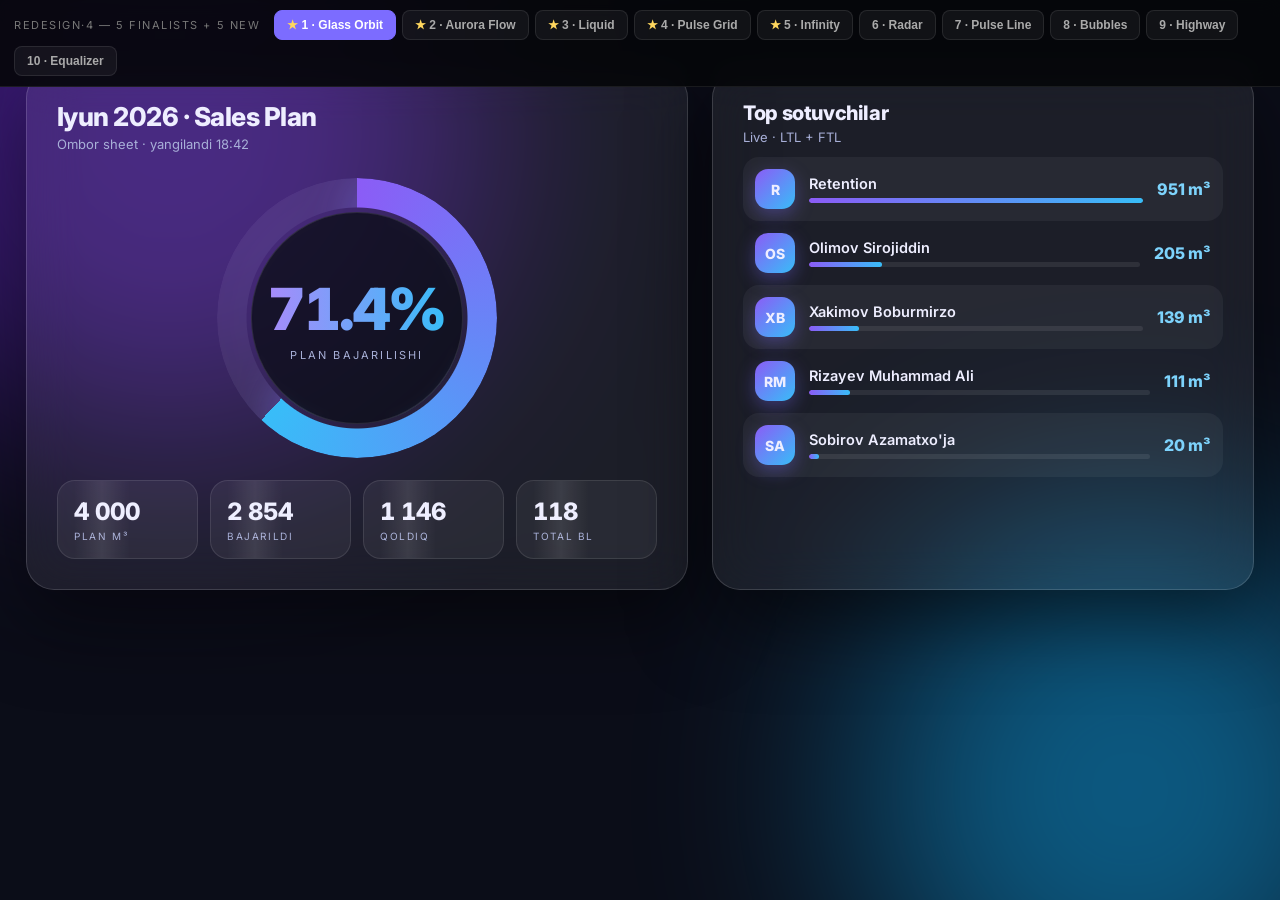
<file: templates/analytics/monitor_redesign4.html>
<!DOCTYPE html>
<html lang="uz">
<head>
<meta charset="UTF-8">
<meta name="viewport" content="width=device-width, initial-scale=1.0">
<title>Sales Monitor — Redesign v4 (5 finalists + 5 new)</title>
<link rel="preconnect" href="https://fonts.googleapis.com">
<link rel="preconnect" href="https://fonts.gstatic.com" crossorigin>
<link href="https://fonts.googleapis.com/css2?family=Inter:wght@400;600;800;900&family=Space+Grotesk:wght@400;600;700&family=JetBrains+Mono:wght@400;700&display=swap" rel="stylesheet">
<style>
* { margin:0; padding:0; box-sizing:border-box; }
html, body { min-height:100%; }
body { background:#07080c; font-family:'Inter',sans-serif; overflow-x:hidden; }

/* ── Switcher ── */
.switcher { position:fixed; top:0; left:0; right:0; z-index:1000; display:flex; gap:6px; flex-wrap:wrap; align-items:center;
  padding:10px 14px; background:rgba(6,7,10,.92); backdrop-filter:blur(10px); border-bottom:1px solid rgba(255,255,255,.08); }
.sw-title { font-size:11px; color:#777; margin-right:8px; letter-spacing:.14em; text-transform:uppercase; }
.sw-btn { padding:7px 12px; border-radius:8px; font-size:12px; font-weight:600; background:rgba(255,255,255,.05);
  color:#aaa; border:1px solid rgba(255,255,255,.09); cursor:pointer; transition:all .15s; }
.sw-btn:hover { color:#fff; border-color:rgba(255,255,255,.3); }
.sw-btn.active { background:#7c6cff; color:#fff; border-color:#7c6cff; }
.sw-btn .fav { color:#ffd75e; }
.variant { display:none; min-height:100vh; padding:70px 26px 26px; position:relative; overflow:hidden; }
.variant.active { display:block; }
.count { font-variant-numeric:tabular-nums; }

/* shared keyframes */
@keyframes drift1 { 0%{transform:translate(0,0) scale(1)} 50%{transform:translate(60px,-40px) scale(1.15)} 100%{transform:translate(-30px,30px) scale(.95)} }
@keyframes drift2 { 0%{transform:translate(0,0) scale(1)} 50%{transform:translate(-70px,50px) scale(1.1)} 100%{transform:translate(40px,-30px) scale(1.05)} }
@keyframes floaty { 0%,100%{transform:translateY(0)} 50%{transform:translateY(-10px)} }
@keyframes spin360 { to { transform:rotate(360deg); } }
@keyframes shimmer { 0%{background-position:-500px 0} 100%{background-position:500px 0} }
@keyframes pulseGlow { 0%,100%{opacity:.55} 50%{opacity:1} }
@keyframes sweep { 0%{transform:translateX(-120%) skewX(-18deg)} 100%{transform:translateX(240%) skewX(-18deg)} }
@keyframes barGrow { from { transform:scaleY(0); } to { transform:scaleY(1); } }
@keyframes barGrowX { from{transform:scaleX(0)} to{transform:scaleX(1)} }
@keyframes rise { from { opacity:0; transform:translateY(18px);} to { opacity:1; transform:translateY(0);} }
@keyframes waveMove { 0%{transform:translateX(0)} 100%{transform:translateX(-50%)} }
@keyframes gridScroll { from{background-position:0 0} to{background-position:0 44px} }
@keyframes tilt3d { 0%,100%{transform:rotateX(8deg) rotateY(-4deg)} 50%{transform:rotateX(4deg) rotateY(4deg)} }
@keyframes hueShift { 0%,100%{filter:hue-rotate(0deg)} 50%{filter:hue-rotate(28deg)} }

/* ═════════ W1 · GLASS ORBIT (finalist) ═════════ */
.w1 { background:#0b0d18; color:#eef; }
.w1 .blob { position:absolute; border-radius:50%; filter:blur(110px); opacity:.5; z-index:0; }
.w1 .b1 { width:620px; height:620px; background:#6d28d9; top:-180px; left:-140px; animation:drift1 18s ease-in-out infinite alternate; }
.w1 .b2 { width:540px; height:540px; background:#0ea5e9; bottom:-160px; right:-120px; animation:drift2 22s ease-in-out infinite alternate; }
.w1 .grid { position:relative; z-index:1; display:grid; grid-template-columns:1.1fr .9fr; gap:24px; max-width:1480px; margin:0 auto; }
.w1 .card { background:rgba(255,255,255,.07); backdrop-filter:blur(24px); border:1px solid rgba(255,255,255,.15); border-radius:28px; padding:30px;
  box-shadow:0 30px 80px rgba(0,0,0,.5); animation:rise .7s ease both; }
.w1 .card:nth-child(2) { animation-delay:.12s; }
.w1 h1 { font-weight:800; font-size:26px; letter-spacing:-.02em; }
.w1 .sub { color:#a8b0d8; font-size:13px; margin-top:4px; }
.w1 .scene { perspective:900px; display:flex; justify-content:center; margin:26px 0 8px; }
.w1 .ring3d { position:relative; width:280px; height:280px; transform-style:preserve-3d; animation:tilt3d 9s ease-in-out infinite; }
.w1 .torus { position:absolute; inset:0; border-radius:50%;
  background:conic-gradient(from 0deg, #8b5cf6 0%, #38bdf8 62%, rgba(255,255,255,.06) 62% 100%);
  -webkit-mask:radial-gradient(farthest-side, transparent calc(100% - 30px), #000 calc(100% - 29px));
  mask:radial-gradient(farthest-side, transparent calc(100% - 30px), #000 calc(100% - 29px));
  animation:spin360 14s linear infinite; filter:drop-shadow(0 0 22px rgba(124,108,255,.5)); }
.w1 .ringcore { position:absolute; inset:34px; border-radius:50%; background:rgba(10,12,24,.8); backdrop-filter:blur(6px);
  display:flex; flex-direction:column; align-items:center; justify-content:center; border:1px solid rgba(255,255,255,.1); }
.w1 .pct { font-size:58px; font-weight:900; letter-spacing:-.03em;
  background:linear-gradient(90deg,#a78bfa,#38bdf8,#a78bfa); background-size:200% 100%; -webkit-background-clip:text; background-clip:text; color:transparent;
  animation:shimmer 5s linear infinite; }
.w1 .cap { font-size:11px; color:#a8b0d8; letter-spacing:.2em; text-transform:uppercase; margin-top:4px; }
.w1 .kpis { display:grid; grid-template-columns:repeat(4,1fr); gap:12px; margin-top:22px; }
.w1 .kpi { background:rgba(255,255,255,.06); border:1px solid rgba(255,255,255,.1); border-radius:18px; padding:16px; position:relative; overflow:hidden; }
.w1 .kpi::after { content:""; position:absolute; top:0; bottom:0; width:40%; background:linear-gradient(90deg,transparent,rgba(255,255,255,.09),transparent);
  animation:sweep 4.5s ease-in-out infinite; }
.w1 .kv { font-size:24px; font-weight:800; }
.w1 .kl { font-size:10px; color:#a8b0d8; letter-spacing:.16em; text-transform:uppercase; margin-top:4px; }
.w1 .lb-row { display:flex; align-items:center; gap:14px; padding:12px 12px; border-radius:16px; animation:rise .6s ease both; }
.w1 .lb-row:nth-child(1){animation-delay:.15s} .w1 .lb-row:nth-child(2){animation-delay:.25s} .w1 .lb-row:nth-child(3){animation-delay:.35s}
.w1 .lb-row:nth-child(4){animation-delay:.45s} .w1 .lb-row:nth-child(5){animation-delay:.55s}
.w1 .lb-row:nth-child(odd) { background:rgba(255,255,255,.05); }
.w1 .ava { width:40px; height:40px; border-radius:13px; display:flex; align-items:center; justify-content:center; font-weight:800; font-size:14px;
  background:linear-gradient(135deg,#8b5cf6,#38bdf8); box-shadow:0 6px 18px rgba(124,108,255,.35); }
.w1 .nm { flex:1; font-weight:600; font-size:14.5px; }
.w1 .vl { font-weight:800; color:#7dd3fc; }
.w1 .track { height:5px; border-radius:3px; background:rgba(255,255,255,.08); overflow:hidden; margin-top:6px; }
.w1 .fill { height:100%; border-radius:3px; background:linear-gradient(90deg,#8b5cf6,#38bdf8); transform-origin:left; animation:barGrowX 1.4s cubic-bezier(.2,.8,.2,1) both .3s; }

/* ═════════ W2 · AURORA FLOW (finalist) ═════════ */
.w2 { background:#060812; color:#e8ecff; }
.w2 .aur { position:absolute; inset:-25%; z-index:0; filter:blur(90px); opacity:.6;
  background:radial-gradient(560px 320px at 22% 30%, #0d9488 0%, transparent 70%),
             radial-gradient(640px 360px at 76% 22%, #7c3aed 0%, transparent 70%),
             radial-gradient(560px 340px at 55% 82%, #2563eb 0%, transparent 70%);
  animation:drift1 14s ease-in-out infinite alternate, hueShift 20s ease-in-out infinite; }
.w2 .grid { position:relative; z-index:1; display:grid; grid-template-columns:1fr 1fr; gap:24px; max-width:1440px; margin:0 auto; }
.w2 .card { background:rgba(10,13,26,.6); border:1px solid rgba(148,163,255,.16); border-radius:26px; padding:30px; backdrop-filter:blur(12px);
  animation:rise .7s ease both; }
.w2 .card:nth-child(3) { animation-delay:.15s; }
.w2 h1 { font-family:'Space Grotesk'; font-size:26px; font-weight:700; }
.w2 .sub { color:#8b93c6; font-size:13px; margin-top:4px; }
.w2 .gaugewrap { position:relative; width:340px; margin:26px auto 0; animation:floaty 6s ease-in-out infinite; }
.w2 svg path.bg { fill:none; stroke:rgba(255,255,255,.08); stroke-width:22; stroke-linecap:round; }
.w2 svg path.fg { fill:none; stroke:url(#w2grad); stroke-width:22; stroke-linecap:round;
  stroke-dasharray:408; stroke-dashoffset:408; animation:w2draw 1.8s cubic-bezier(.3,.8,.3,1) both .3s; filter:drop-shadow(0 0 14px rgba(124,58,237,.55)); }
@keyframes w2draw { to { stroke-dashoffset:117; } }
.w2 .needle { position:absolute; left:50%; bottom:20px; width:4px; height:120px; background:linear-gradient(#fff,rgba(255,255,255,0));
  border-radius:2px; transform-origin:bottom center; transform:rotate(-90deg); animation:w2needle 1.8s cubic-bezier(.3,.8,.3,1) both .3s; }
@keyframes w2needle { to { transform:rotate(38.5deg); } }
.w2 .pct { position:absolute; left:0; right:0; bottom:4px; text-align:center; font-family:'Space Grotesk'; font-size:58px; font-weight:700;
  text-shadow:0 0 30px rgba(124,58,237,.5); }
.w2 .kpis { display:flex; gap:12px; margin-top:28px; }
.w2 .kpi { flex:1; text-align:center; padding:16px; border-radius:18px; background:rgba(255,255,255,.05); border:1px solid rgba(255,255,255,.07);
  animation:floaty 7s ease-in-out infinite; }
.w2 .kpi:nth-child(2){animation-delay:.6s} .w2 .kpi:nth-child(3){animation-delay:1.2s} .w2 .kpi:nth-child(4){animation-delay:1.8s}
.w2 .kv { font-family:'Space Grotesk'; font-size:24px; font-weight:700; }
.w2 .kl { font-size:10px; letter-spacing:.16em; color:#8b93c6; text-transform:uppercase; margin-top:4px; }
.w2 .lb-row { display:flex; align-items:center; gap:12px; padding:13px 8px; border-bottom:1px solid rgba(255,255,255,.06); animation:rise .6s ease both; }
.w2 .lb-row:nth-child(2){animation-delay:.2s} .w2 .lb-row:nth-child(3){animation-delay:.3s} .w2 .lb-row:nth-child(4){animation-delay:.4s}
.w2 .lb-row:nth-child(5){animation-delay:.5s} .w2 .lb-row:nth-child(6){animation-delay:.6s}
.w2 .nm { flex:1; font-size:14.5px; }
.w2 .vl { font-family:'Space Grotesk'; font-weight:700; color:#93c5fd; }
.w2 .spark { width:120px; height:7px; border-radius:4px; background:rgba(255,255,255,.08); overflow:hidden; }
.w2 .spark i { display:block; height:100%; background:linear-gradient(90deg,#0d9488,#7c3aed); background-size:200% 100%; animation:shimmer 3.5s linear infinite; }

/* ═════════ W3 · LIQUID (finalist, ex-5) ═════════ */
.w3 { background:#081018; color:#e6f6ff; }
.w3 .grid { display:grid; grid-template-columns:1fr 1fr; gap:26px; max-width:1400px; margin:0 auto; position:relative; z-index:1; }
.w3 .card { background:rgba(12,22,34,.75); border:1px solid rgba(56,189,248,.18); border-radius:26px; padding:30px; backdrop-filter:blur(8px);
  animation:rise .7s ease both; }
.w3 h1 { font-family:'Space Grotesk'; font-size:26px; font-weight:700; }
.w3 .sub { color:#7fa8c4; font-size:13px; margin-top:4px; }
.w3 .tank { position:relative; width:300px; height:300px; border-radius:50%; margin:26px auto 8px; overflow:hidden;
  border:3px solid rgba(56,189,248,.35); box-shadow:0 0 50px rgba(56,189,248,.2), 0 0 40px rgba(56,189,248,.12) inset; animation:floaty 7s ease-in-out infinite; }
.w3 .water { position:absolute; left:-50%; right:-50%; bottom:0; height:71.4%; }
.w3 .water svg { position:absolute; top:-22px; left:0; width:200%; height:26px; animation:waveMove 5s linear infinite; }
.w3 .waterbody { position:absolute; inset:0; top:2px; background:linear-gradient(180deg, rgba(56,189,248,.85), rgba(14,116,144,.9)); }
.w3 .tanklabel { position:absolute; inset:0; display:flex; flex-direction:column; align-items:center; justify-content:center; z-index:2; }
.w3 .pct { font-family:'Space Grotesk'; font-size:62px; font-weight:700; text-shadow:0 2px 18px rgba(3,20,30,.7); }
.w3 .cap { font-size:11px; letter-spacing:.24em; text-transform:uppercase; color:#d9f3ff; opacity:.85; }
.w3 .kpis { display:flex; gap:12px; margin-top:24px; }
.w3 .kpi { flex:1; text-align:center; padding:15px; border-radius:16px; background:rgba(56,189,248,.07); border:1px solid rgba(56,189,248,.14); }
.w3 .kv { font-family:'Space Grotesk'; font-size:23px; font-weight:700; color:#7dd3fc; }
.w3 .kl { font-size:10px; letter-spacing:.16em; color:#7fa8c4; text-transform:uppercase; margin-top:4px; }
.w3 .lb-row { display:flex; align-items:center; gap:12px; padding:13px 8px; border-bottom:1px solid rgba(255,255,255,.06); animation:rise .6s ease both; }
.w3 .lb-row:nth-child(2){animation-delay:.2s} .w3 .lb-row:nth-child(3){animation-delay:.3s}
.w3 .lb-row:nth-child(4){animation-delay:.4s} .w3 .lb-row:nth-child(5){animation-delay:.5s} .w3 .lb-row:nth-child(6){animation-delay:.6s}
.w3 .nm { flex:1; font-size:14.5px; }
.w3 .vl { font-family:'Space Grotesk'; font-weight:700; color:#7dd3fc; }
.w3 .mini { width:120px; height:26px; display:flex; align-items:flex-end; gap:3px; }
.w3 .mini i { flex:1; background:linear-gradient(180deg,#38bdf8,#0e7490); border-radius:2px 2px 0 0; transform-origin:bottom;
  animation:barGrow 1s cubic-bezier(.2,.8,.2,1) both; }

/* ═════════ W4 · PULSE GRID (finalist, ex-9) ═════════ */
.w4 { background:#070810; color:#eef; }
.w4 .floor { position:absolute; left:-20%; right:-20%; bottom:-12%; height:60%; z-index:0; transform:perspective(600px) rotateX(62deg);
  background:linear-gradient(rgba(124,108,255,.16) 1px, transparent 1px), linear-gradient(90deg, rgba(124,108,255,.16) 1px, transparent 1px);
  background-size:44px 44px; animation:gridScroll 2.4s linear infinite;
  -webkit-mask:linear-gradient(180deg,transparent, #000 40%); mask:linear-gradient(180deg,transparent, #000 40%); }
.w4 .grid { position:relative; z-index:1; display:grid; grid-template-columns:1fr 1fr; gap:26px; max-width:1420px; margin:0 auto; }
.w4 .card { background:rgba(12,14,26,.82); border:1px solid rgba(124,108,255,.22); border-radius:22px; padding:28px; backdrop-filter:blur(6px); }
.w4 h1 { font-family:'Space Grotesk'; font-size:26px; font-weight:700; }
.w4 .sub { color:#8b93c6; font-size:13px; margin-top:4px; }
.w4 .big { font-size:104px; font-weight:900; letter-spacing:-.04em; line-height:1.05; margin:16px 0 6px; color:#c4b5fd;
  text-shadow:0 0 40px rgba(124,108,255,.55); animation:pulseGlow 3.6s ease-in-out infinite; }
.w4 .track { height:14px; border-radius:8px; background:rgba(255,255,255,.07); overflow:hidden; }
.w4 .fill { height:100%; border-radius:8px; background:linear-gradient(90deg,#7c6cff,#38bdf8); transform-origin:left; animation:barGrowX 1.5s ease both .2s; }
.w4 .kpis { display:flex; gap:12px; margin-top:22px; }
.w4 .kpi { flex:1; text-align:center; padding:14px; border-radius:14px; background:rgba(124,108,255,.08); border:1px solid rgba(124,108,255,.16); }
.w4 .kv { font-family:'Space Grotesk'; font-size:23px; font-weight:700; }
.w4 .kl { font-size:10px; letter-spacing:.18em; color:#8b93c6; text-transform:uppercase; margin-top:4px; }
.w4 .bars { display:flex; align-items:flex-end; gap:14px; height:200px; margin-top:20px; }
.w4 .bcol { flex:1; display:flex; flex-direction:column; justify-content:flex-end; height:100%; }
.w4 .b { border-radius:6px 6px 0 0; background:linear-gradient(180deg,#8b5cf6,#312e81); transform-origin:bottom;
  animation:barGrow 1.2s cubic-bezier(.2,.8,.2,1) both; box-shadow:0 0 22px rgba(124,108,255,.35); }
.w4 .bcol span { text-align:center; font-size:11px; color:#8b93c6; margin-top:8px; }
.w4 .bcol:nth-child(2) .b{animation-delay:.1s} .w4 .bcol:nth-child(3) .b{animation-delay:.2s}
.w4 .bcol:nth-child(4) .b{animation-delay:.3s} .w4 .bcol:nth-child(5) .b{animation-delay:.4s} .w4 .bcol:nth-child(6) .b{animation-delay:.5s}

/* ═════════ N9 · INFINITY ═════════ */
.n9 { background:#0a0c16; color:#eef; }
.n9 .grid { display:grid; grid-template-columns:1.15fr .85fr; gap:26px; max-width:1440px; margin:0 auto; position:relative; z-index:1; }
.n9 .card { background:rgba(255,255,255,.045); border:1px solid rgba(255,255,255,.1); border-radius:26px; padding:30px; backdrop-filter:blur(14px); }
.n9 h1 { font-family:'Space Grotesk'; font-size:26px; font-weight:700; }
.n9 .sub { color:#8b93c6; font-size:13px; margin-top:4px; }
.n9 .loopwrap { position:relative; display:flex; justify-content:center; margin:14px 0 4px; }
.n9 svg .loopbg { fill:none; stroke:rgba(255,255,255,.07); stroke-width:26; stroke-linecap:round; }
.n9 svg .loopfg { fill:none; stroke:url(#n9grad); stroke-width:26; stroke-linecap:round;
  stroke-dasharray:120 1040; animation:n9flow 5s linear infinite; filter:drop-shadow(0 0 16px rgba(124,108,255,.5)); }
@keyframes n9flow { to { stroke-dashoffset:-1160; } }
.n9 .looplabel { position:absolute; inset:0; display:flex; flex-direction:column; align-items:center; justify-content:center; }
.n9 .pct { font-family:'Space Grotesk'; font-size:66px; font-weight:700;
  background:linear-gradient(90deg,#a78bfa,#38bdf8); -webkit-background-clip:text; background-clip:text; color:transparent; }
.n9 .cap { font-size:10px; letter-spacing:.3em; text-transform:uppercase; color:#8b93c6; }
.n9 .kpis { display:grid; grid-template-columns:repeat(4,1fr); gap:12px; margin-top:20px; }
.n9 .kpi { background:rgba(255,255,255,.05); border:1px solid rgba(255,255,255,.09); border-radius:16px; padding:15px; text-align:center; }
.n9 .kv { font-family:'Space Grotesk'; font-size:23px; font-weight:700; }
.n9 .kl { font-size:10px; letter-spacing:.16em; color:#8b93c6; text-transform:uppercase; margin-top:4px; }
.n9 .lb-row { display:flex; align-items:center; gap:12px; padding:12.5px 8px; border-bottom:1px solid rgba(255,255,255,.07); }
.n9 .nm { flex:1; font-size:14.5px; }
.n9 .vl { font-family:'Space Grotesk'; font-weight:700; color:#93c5fd; }

/* ═════════ Q6 · RADAR ═════════ */
.q6 { background:radial-gradient(1000px 640px at 50% 10%, #06231a 0%, #040907 62%); color:#d9ffe f; color:#d9ffef; text-align:center; }
.q6 .radar { position:relative; width:400px; height:400px; margin:0 auto; border-radius:50%;
  background:radial-gradient(circle, rgba(52,211,153,.05), transparent 70%); }
.q6 .rring { position:absolute; border-radius:50%; border:1px solid rgba(52,211,153,.25); }
.q6 .rr1 { inset:0; } .q6 .rr2 { inset:52px; } .q6 .rr3 { inset:104px; } .q6 .rr4 { inset:156px; }
.q6 .cross { position:absolute; background:rgba(52,211,153,.15); }
.q6 .cx { left:0; right:0; top:50%; height:1px; } .q6 .cy { top:0; bottom:0; left:50%; width:1px; }
.q6 .sweep { position:absolute; inset:0; border-radius:50%;
  background:conic-gradient(from 0deg, rgba(52,211,153,.45), transparent 26%);
  animation:spin360 4.2s linear infinite; }
.q6 .blip { position:absolute; width:10px; height:10px; border-radius:50%; background:#34d399; box-shadow:0 0 14px #34d399;
  animation:q6blip 4.2s ease-out infinite; }
.q6 .bp1 { top:26%; left:60%; animation-delay:.6s; } .q6 .bp2 { top:56%; left:30%; animation-delay:1.8s; }
.q6 .bp3 { top:66%; left:64%; animation-delay:2.9s; } .q6 .bp4 { top:38%; left:42%; animation-delay:3.6s; }
@keyframes q6blip { 0%,8%{opacity:1; transform:scale(1)} 45%{opacity:.25; transform:scale(.7)} 100%{opacity:.2; transform:scale(.6)} }
.q6 .core { position:absolute; inset:0; display:flex; flex-direction:column; align-items:center; justify-content:center; pointer-events:none; }
.q6 .pct { font-family:'Space Grotesk'; font-size:74px; font-weight:700; color:#6ee7b7; text-shadow:0 0 30px rgba(52,211,153,.6); }
.q6 .cap { font-size:10px; letter-spacing:.3em; text-transform:uppercase; color:#4f9e7f; margin-top:2px; }
.q6 .kpis { display:flex; justify-content:center; gap:46px; margin:20px 0; }
.q6 .kv { font-family:'Space Grotesk'; font-size:27px; font-weight:700; color:#6ee7b7; }
.q6 .kl { font-size:10px; letter-spacing:.24em; color:#4f9e7f; text-transform:uppercase; margin-top:4px; }
.q6 .lb { max-width:640px; margin:0 auto; text-align:left; background:rgba(8,32,24,.6); border:1px solid rgba(52,211,153,.25);
  border-radius:16px; padding:8px 20px; backdrop-filter:blur(8px); }
.q6 .lb-row { display:flex; align-items:center; gap:12px; padding:11px 4px; border-bottom:1px solid rgba(52,211,153,.12); }
.q6 .lb-row:last-child { border-bottom:none; }
.q6 .nm { flex:1; font-size:14.5px; }
.q6 .vl { font-family:'JetBrains Mono'; font-weight:700; color:#6ee7b7; }

/* ═════════ Q7 · PULSE LINE (EKG) ═════════ */
.q7 { background:#0a0c16; color:#eef; }
.q7 .grid { display:grid; grid-template-columns:1.15fr .85fr; gap:26px; max-width:1440px; margin:0 auto; }
.q7 .card { background:rgba(255,255,255,.045); border:1px solid rgba(255,255,255,.1); border-radius:26px; padding:30px; backdrop-filter:blur(14px); }
.q7 h1 { font-family:'Space Grotesk'; font-size:26px; font-weight:700; }
.q7 .sub { color:#8b93c6; font-size:13px; margin-top:4px; }
.q7 .big { font-size:96px; font-weight:900; letter-spacing:-.04em; line-height:1; margin:16px 0 4px;
  background:linear-gradient(90deg,#f0abfc,#38bdf8); -webkit-background-clip:text; background-clip:text; color:transparent;
  filter:drop-shadow(0 10px 32px rgba(240,171,252,.3)); }
.q7 .ekgwrap { position:relative; margin-top:16px; border:1px solid rgba(240,171,252,.18); border-radius:16px; overflow:hidden;
  background:rgba(240,171,252,.04); }
.q7 .ekgwrap svg { display:block; width:100%; height:120px; }
.q7 .ekg { fill:none; stroke:url(#q7grad); stroke-width:3; stroke-linejoin:round;
  stroke-dasharray:140 1400; animation:q7flow 3.2s linear infinite; filter:drop-shadow(0 0 8px rgba(240,171,252,.8)); }
@keyframes q7flow { to { stroke-dashoffset:-1540; } }
.q7 .ekggrid { position:absolute; inset:0; opacity:.12;
  background:linear-gradient(rgba(240,171,252,.5) 1px, transparent 1px), linear-gradient(90deg, rgba(240,171,252,.5) 1px, transparent 1px);
  background-size:22px 22px; }
.q7 .kpis { display:grid; grid-template-columns:repeat(4,1fr); gap:12px; margin-top:20px; }
.q7 .kpi { background:rgba(255,255,255,.05); border:1px solid rgba(255,255,255,.09); border-radius:16px; padding:15px; text-align:center; }
.q7 .kv { font-family:'Space Grotesk'; font-size:23px; font-weight:700; }
.q7 .kl { font-size:10px; letter-spacing:.16em; color:#8b93c6; text-transform:uppercase; margin-top:4px; }
.q7 .lb-row { display:flex; align-items:center; gap:12px; padding:12.5px 8px; border-bottom:1px solid rgba(255,255,255,.07); }
.q7 .nm { flex:1; font-size:14.5px; }
.q7 .vl { font-family:'Space Grotesk'; font-weight:700; color:#f0abfc; }

/* ═════════ Q8 · BUBBLES ═════════ */
.q8 { background:linear-gradient(180deg,#071422 0%, #0a2436 100%); color:#e6f6ff; }
.q8 .bubble { position:absolute; bottom:-60px; border-radius:50%; z-index:0;
  background:radial-gradient(circle at 32% 30%, rgba(125,211,252,.5), rgba(56,189,248,.08) 70%);
  border:1px solid rgba(125,211,252,.35); animation:q8rise linear infinite; }
@keyframes q8rise {
  0%   { transform:translateY(0) translateX(0); opacity:0; }
  8%   { opacity:.9; }
  50%  { transform:translateY(-56vh) translateX(26px); }
  100% { transform:translateY(-112vh) translateX(-16px); opacity:0; }
}
.q8 .bb1 { left:8%;  width:26px; height:26px; animation-duration:11s; animation-delay:0s; }
.q8 .bb2 { left:22%; width:14px; height:14px; animation-duration:9s;  animation-delay:2.4s; }
.q8 .bb3 { left:38%; width:34px; height:34px; animation-duration:13s; animation-delay:1.1s; }
.q8 .bb4 { left:57%; width:18px; height:18px; animation-duration:8.5s; animation-delay:3.4s; }
.q8 .bb5 { left:72%; width:28px; height:28px; animation-duration:12s; animation-delay:.6s; }
.q8 .bb6 { left:87%; width:16px; height:16px; animation-duration:10s; animation-delay:4.2s; }
.q8 .bb7 { left:48%; width:12px; height:12px; animation-duration:7.5s; animation-delay:5.1s; }
.q8 .grid { position:relative; z-index:1; display:grid; grid-template-columns:1fr 1fr; gap:26px; max-width:1400px; margin:0 auto; }
.q8 .card { background:rgba(10,26,42,.62); border:1px solid rgba(125,211,252,.2); border-radius:26px; padding:30px; backdrop-filter:blur(12px); }
.q8 h1 { font-family:'Space Grotesk'; font-size:26px; font-weight:700; }
.q8 .sub { color:#7fa8c4; font-size:13px; margin-top:4px; }
.q8 .pctwrap { position:relative; width:280px; height:280px; margin:22px auto 4px; border-radius:50%;
  border:2px solid rgba(125,211,252,.3); display:flex; flex-direction:column; align-items:center; justify-content:center;
  box-shadow:0 0 46px rgba(56,189,248,.18), 0 0 30px rgba(56,189,248,.12) inset; animation:floaty 7s ease-in-out infinite; overflow:hidden; }
.q8 .pctwrap::before { content:""; position:absolute; left:-20%; right:-20%; bottom:0; height:71.4%;
  background:linear-gradient(180deg, rgba(56,189,248,.35), rgba(14,116,144,.5)); }
.q8 .pct { position:relative; font-family:'Space Grotesk'; font-size:60px; font-weight:700; }
.q8 .cap { position:relative; font-size:10px; letter-spacing:.26em; text-transform:uppercase; color:#bfe8ff; }
.q8 .kpis { display:flex; gap:12px; margin-top:22px; }
.q8 .kpi { flex:1; text-align:center; padding:14px; border-radius:16px; background:rgba(125,211,252,.08); border:1px solid rgba(125,211,252,.16); }
.q8 .kv { font-family:'Space Grotesk'; font-size:22px; font-weight:700; color:#7dd3fc; }
.q8 .kl { font-size:10px; letter-spacing:.16em; color:#7fa8c4; text-transform:uppercase; margin-top:4px; }
.q8 .lb-row { display:flex; align-items:center; gap:12px; padding:12.5px 8px; border-bottom:1px solid rgba(255,255,255,.07); }
.q8 .nm { flex:1; font-size:14.5px; }
.q8 .vl { font-family:'Space Grotesk'; font-weight:700; color:#7dd3fc; }

/* ═════════ Q9 · HIGHWAY ═════════ */
.q9 { background:#0b0d13; color:#f4f1ea; }
.q9 .road { position:absolute; left:50%; bottom:-4%; width:900px; height:64%; margin-left:-450px; z-index:0;
  transform:perspective(500px) rotateX(55deg); transform-origin:bottom center;
  background:linear-gradient(90deg, transparent 0 8%, #16181f 8% 92%, transparent 92%); }
.q9 .lane { position:absolute; left:50%; top:0; bottom:0; width:10px; margin-left:-5px;
  background:repeating-linear-gradient(180deg, #f7c948 0 42px, transparent 42px 84px);
  animation:q9dash 1.2s linear infinite; }
@keyframes q9dash { to { background-position:0 84px; } }
.q9 .edge { position:absolute; top:0; bottom:0; width:6px; background:#3d4152; }
.q9 .eL { left:8%; } .q9 .eR { right:8%; }
.q9 .truck { position:absolute; left:50%; bottom:16%; transform:translateX(-50%); font-size:96px; z-index:2;
  filter:drop-shadow(0 18px 24px rgba(0,0,0,.6)); animation:q9bob 2.6s ease-in-out infinite; }
@keyframes q9bob { 0%,100%{transform:translateX(-50%) translateY(0) rotate(-.6deg)} 50%{transform:translateX(-50%) translateY(-7px) rotate(.6deg)} }
.q9 .hud { position:relative; z-index:3; max-width:1400px; margin:0 auto; display:grid; grid-template-columns:1fr 1fr; gap:26px; }
.q9 .card { background:rgba(16,18,26,.78); border:1px solid rgba(247,201,72,.22); border-radius:22px; padding:28px; backdrop-filter:blur(8px); }
.q9 h1 { font-family:'Space Grotesk'; font-size:26px; font-weight:700; }
.q9 .sub { color:#9b968a; font-size:13px; margin-top:4px; }
.q9 .big { font-size:92px; font-weight:900; letter-spacing:-.04em; line-height:1; margin:14px 0 8px; color:#f7c948;
  text-shadow:0 0 34px rgba(247,201,72,.35); }
.q9 .route { position:relative; height:12px; border-radius:7px; background:rgba(255,255,255,.08); margin-top:10px; }
.q9 .routefill { position:absolute; left:0; top:0; bottom:0; width:71.4%; border-radius:7px;
  background:linear-gradient(90deg,#f7c948,#ff9540); transform-origin:left; animation:barGrowX 1.6s cubic-bezier(.2,.8,.2,1) both .2s; }
.q9 .routedot { position:absolute; top:50%; left:71.4%; width:22px; height:22px; margin:-11px; border-radius:50%;
  background:#f7c948; box-shadow:0 0 18px rgba(247,201,72,.9); animation:pulseGlow 2.4s ease-in-out infinite; }
.q9 .routelabels { display:flex; justify-content:space-between; font-size:11px; color:#9b968a; margin-top:8px; letter-spacing:.1em; }
.q9 .kpis { display:flex; gap:12px; margin-top:20px; }
.q9 .kpi { flex:1; text-align:center; padding:14px; border-radius:14px; background:rgba(247,201,72,.07); border:1px solid rgba(247,201,72,.16); }
.q9 .kv { font-family:'Space Grotesk'; font-size:22px; font-weight:700; color:#f7c948; }
.q9 .kl { font-size:10px; letter-spacing:.18em; color:#9b968a; text-transform:uppercase; margin-top:4px; }
.q9 .lb-row { display:flex; align-items:center; gap:12px; padding:12.5px 8px; border-bottom:1px solid rgba(255,255,255,.07); }
.q9 .nm { flex:1; font-size:14.5px; }
.q9 .vl { font-family:'JetBrains Mono'; font-weight:700; color:#f7c948; }

/* ═════════ Q10 · EQUALIZER ═════════ */
.q10 { background:#0a0916; color:#f2edff; }
.q10 .grid { display:grid; grid-template-columns:.9fr 1.1fr; gap:26px; max-width:1440px; margin:0 auto; position:relative; z-index:1; }
.q10 .card { background:rgba(255,255,255,.05); border:1px solid rgba(167,139,250,.2); border-radius:26px; padding:30px; backdrop-filter:blur(14px); }
.q10 h1 { font-family:'Space Grotesk'; font-size:26px; font-weight:700; }
.q10 .sub { color:#a294d6; font-size:13px; margin-top:4px; }
.q10 .big { font-size:100px; font-weight:900; letter-spacing:-.04em; line-height:1; margin:16px 0 6px;
  background:linear-gradient(90deg,#a78bfa,#f0abfc); -webkit-background-clip:text; background-clip:text; color:transparent;
  filter:drop-shadow(0 12px 36px rgba(167,139,250,.35)); }
.q10 .kpis { display:grid; grid-template-columns:repeat(2,1fr); gap:12px; margin-top:20px; }
.q10 .kpi { background:rgba(167,139,250,.08); border:1px solid rgba(167,139,250,.18); border-radius:16px; padding:15px; text-align:center; }
.q10 .kv { font-family:'Space Grotesk'; font-size:24px; font-weight:700; }
.q10 .kl { font-size:10px; letter-spacing:.16em; color:#a294d6; text-transform:uppercase; margin-top:4px; }
.q10 .eq { display:flex; align-items:flex-end; gap:10px; height:260px; margin-top:16px; }
.q10 .eqcol { flex:1; display:flex; flex-direction:column; justify-content:flex-end; height:100%; }
.q10 .eqbar { border-radius:7px 7px 0 0; background:linear-gradient(180deg,#f0abfc,#7c3aed);
  box-shadow:0 0 22px rgba(167,139,250,.35); transform-origin:bottom; animation:q10dance ease-in-out infinite alternate; }
@keyframes q10dance { from { transform:scaleY(.72); } to { transform:scaleY(1.06); } }
.q10 .eqcol span { text-align:center; font-size:11px; color:#a294d6; margin-top:8px; }
.q10 .eqcol:nth-child(1) .eqbar { animation-duration:1.5s; } .q10 .eqcol:nth-child(2) .eqbar { animation-duration:1.1s; animation-delay:.2s; }
.q10 .eqcol:nth-child(3) .eqbar { animation-duration:1.7s; animation-delay:.4s; } .q10 .eqcol:nth-child(4) .eqbar { animation-duration:1.2s; animation-delay:.1s; }
.q10 .eqcol:nth-child(5) .eqbar { animation-duration:1.6s; animation-delay:.3s; } .q10 .eqcol:nth-child(6) .eqbar { animation-duration:1.3s; animation-delay:.5s; }
.q10 .lb-row { display:flex; align-items:center; gap:12px; padding:12px 8px; border-bottom:1px solid rgba(255,255,255,.07); }
.q10 .nm { flex:1; font-size:14.5px; }
.q10 .vl { font-family:'Space Grotesk'; font-weight:700; color:#f0abfc; }

</style>
</head>
<body>

<div class="switcher">
  <span class="sw-title">Redesign·4 — 5 finalists + 5 new</span>
  <button class="sw-btn active" data-v="w1"><span class="fav">★</span> 1 · Glass Orbit</button>
  <button class="sw-btn" data-v="w2"><span class="fav">★</span> 2 · Aurora Flow</button>
  <button class="sw-btn" data-v="w3"><span class="fav">★</span> 3 · Liquid</button>
  <button class="sw-btn" data-v="w4"><span class="fav">★</span> 4 · Pulse Grid</button>
  <button class="sw-btn" data-v="n9"><span class="fav">★</span> 5 · Infinity</button>
  <button class="sw-btn" data-v="q6">6 · Radar</button>
  <button class="sw-btn" data-v="q7">7 · Pulse Line</button>
  <button class="sw-btn" data-v="q8">8 · Bubbles</button>
  <button class="sw-btn" data-v="q9">9 · Highway</button>
  <button class="sw-btn" data-v="q10">10 · Equalizer</button>
</div>

<!-- W1 GLASS ORBIT -->
<section class="variant w1 active" id="w1">
  <div class="blob b1"></div><div class="blob b2"></div>
  <div class="grid">
    <div class="card">
      <h1>Iyun 2026 · Sales Plan</h1>
      <div class="sub">Ombor sheet · yangilandi 18:42</div>
      <div class="scene">
        <div class="ring3d">
          <div class="torus"></div>
          <div class="ringcore">
            <div class="pct count" data-target="71.4" data-suffix="%">0%</div>
            <div class="cap">Plan bajarilishi</div>
          </div>
        </div>
      </div>
      <div class="kpis">
        <div class="kpi"><div class="kv count" data-target="4000">0</div><div class="kl">Plan m³</div></div>
        <div class="kpi"><div class="kv count" data-target="2854">0</div><div class="kl">Bajarildi</div></div>
        <div class="kpi"><div class="kv count" data-target="1146">0</div><div class="kl">Qoldiq</div></div>
        <div class="kpi"><div class="kv count" data-target="118">0</div><div class="kl">Total BL</div></div>
      </div>
    </div>
    <div class="card">
      <h1 style="font-size:20px">Top sotuvchilar</h1>
      <div class="sub" style="margin-bottom:12px">Live · LTL + FTL</div>
      <div class="lb-row"><div class="ava">R</div><div class="nm">Retention<div class="track"><div class="fill" style="width:100%"></div></div></div><div class="vl">951 m³</div></div>
      <div class="lb-row"><div class="ava">OS</div><div class="nm">Olimov Sirojiddin<div class="track"><div class="fill" style="width:22%"></div></div></div><div class="vl">205 m³</div></div>
      <div class="lb-row"><div class="ava">XB</div><div class="nm">Xakimov Boburmirzo<div class="track"><div class="fill" style="width:15%"></div></div></div><div class="vl">139 m³</div></div>
      <div class="lb-row"><div class="ava">RM</div><div class="nm">Rizayev Muhammad Ali<div class="track"><div class="fill" style="width:12%"></div></div></div><div class="vl">111 m³</div></div>
      <div class="lb-row"><div class="ava">SA</div><div class="nm">Sobirov Azamatxo'ja<div class="track"><div class="fill" style="width:3%"></div></div></div><div class="vl">20 m³</div></div>
    </div>
  </div>
</section>

<!-- W2 AURORA FLOW -->
<section class="variant w2" id="w2">
  <div class="aur"></div>
  <div class="grid">
    <div class="card">
      <h1>Iyun 2026 plan</h1>
      <div class="sub">Buraq Logistics · Sales Monitor</div>
      <div class="gaugewrap">
        <svg width="340" height="200" viewBox="0 0 340 200">
          <defs><linearGradient id="w2grad" x1="0%" y1="0%" x2="100%" y2="0%">
            <stop offset="0%" stop-color="#0d9488"/><stop offset="55%" stop-color="#2563eb"/><stop offset="100%" stop-color="#7c3aed"/>
          </linearGradient></defs>
          <path class="bg" d="M 40 180 A 130 130 0 0 1 300 180"/>
          <path class="fg" d="M 40 180 A 130 130 0 0 1 300 180"/>
        </svg>
        <div class="needle"></div>
        <div class="pct count" data-target="71.4" data-suffix="%">0%</div>
      </div>
      <div class="kpis">
        <div class="kpi"><div class="kv count" data-target="4000">0</div><div class="kl">Plan</div></div>
        <div class="kpi"><div class="kv count" data-target="2854">0</div><div class="kl">Hozir</div></div>
        <div class="kpi"><div class="kv count" data-target="1146">0</div><div class="kl">Qoldiq</div></div>
        <div class="kpi"><div class="kv count" data-target="118">0</div><div class="kl">BL</div></div>
      </div>
    </div>
    <div class="card">
      <h1 style="font-size:21px">Sotuvchilar reytingi</h1>
      <div class="sub" style="margin-bottom:8px">Live</div>
      <div class="lb-row"><div class="nm">Retention</div><div class="spark"><i style="width:100%"></i></div><div class="vl">951 m³</div></div>
      <div class="lb-row"><div class="nm">Olimov Sirojiddin</div><div class="spark"><i style="width:22%"></i></div><div class="vl">205 m³</div></div>
      <div class="lb-row"><div class="nm">Xakimov Boburmirzo</div><div class="spark"><i style="width:15%"></i></div><div class="vl">139 m³</div></div>
      <div class="lb-row"><div class="nm">Rizayev Muhammad Ali</div><div class="spark"><i style="width:12%"></i></div><div class="vl">111 m³</div></div>
      <div class="lb-row"><div class="nm">Sobirov Azamatxo'ja</div><div class="spark"><i style="width:3%"></i></div><div class="vl">20 m³</div></div>
    </div>
  </div>
</section>

<!-- W3 LIQUID -->
<section class="variant w3" id="w3">
  <div class="grid">
    <div class="card">
      <h1>Iyun 2026 plan</h1>
      <div class="sub">Suv sathi = bajarilish darajasi</div>
      <div class="tank">
        <div class="water">
          <svg viewBox="0 0 1200 26" preserveAspectRatio="none">
            <path d="M0 13 Q 75 0 150 13 T 300 13 T 450 13 T 600 13 T 750 13 T 900 13 T 1050 13 T 1200 13 V 26 H 0 Z" fill="rgba(56,189,248,.85)"/>
          </svg>
          <div class="waterbody"></div>
        </div>
        <div class="tanklabel">
          <div class="pct count" data-target="71.4" data-suffix="%">0%</div>
          <div class="cap">Bajarildi</div>
        </div>
      </div>
      <div class="kpis">
        <div class="kpi"><div class="kv count" data-target="4000">0</div><div class="kl">Plan</div></div>
        <div class="kpi"><div class="kv count" data-target="2854">0</div><div class="kl">Hozir</div></div>
        <div class="kpi"><div class="kv count" data-target="1146">0</div><div class="kl">Qoldiq</div></div>
        <div class="kpi"><div class="kv count" data-target="118">0</div><div class="kl">BL</div></div>
      </div>
    </div>
    <div class="card">
      <h1 style="font-size:21px">Top sotuvchilar</h1>
      <div class="sub" style="margin-bottom:8px">Oy bo'yicha taqsimot</div>
      <div class="lb-row"><div class="nm">Retention</div><div class="mini"><i style="height:40%"></i><i style="height:70%"></i><i style="height:55%"></i><i style="height:100%"></i><i style="height:80%"></i></div><div class="vl">951 m³</div></div>
      <div class="lb-row"><div class="nm">Olimov Sirojiddin</div><div class="mini"><i style="height:30%"></i><i style="height:45%"></i><i style="height:60%"></i><i style="height:38%"></i><i style="height:52%"></i></div><div class="vl">205 m³</div></div>
      <div class="lb-row"><div class="nm">Xakimov Boburmirzo</div><div class="mini"><i style="height:25%"></i><i style="height:55%"></i><i style="height:35%"></i><i style="height:48%"></i><i style="height:30%"></i></div><div class="vl">139 m³</div></div>
      <div class="lb-row"><div class="nm">Rizayev Muhammad Ali</div><div class="mini"><i style="height:45%"></i><i style="height:28%"></i><i style="height:52%"></i><i style="height:33%"></i><i style="height:40%"></i></div><div class="vl">111 m³</div></div>
      <div class="lb-row"><div class="nm">Sobirov Azamatxo'ja</div><div class="mini"><i style="height:15%"></i><i style="height:22%"></i><i style="height:12%"></i><i style="height:25%"></i><i style="height:18%"></i></div><div class="vl">20 m³</div></div>
    </div>
  </div>
</section>

<!-- W4 PULSE GRID -->
<section class="variant w4" id="w4">
  <div class="floor"></div>
  <div class="grid">
    <div class="card">
      <h1>Iyun 2026 plan</h1>
      <div class="sub">Buraq Logistics</div>
      <div class="big count" data-target="71.4" data-suffix="%">0%</div>
      <div class="track"><div class="fill" style="width:71.4%"></div></div>
      <div class="kpis">
        <div class="kpi"><div class="kv count" data-target="4000">0</div><div class="kl">Plan</div></div>
        <div class="kpi"><div class="kv count" data-target="2854">0</div><div class="kl">Hozir</div></div>
        <div class="kpi"><div class="kv count" data-target="1146">0</div><div class="kl">Qoldiq</div></div>
        <div class="kpi"><div class="kv count" data-target="118">0</div><div class="kl">BL</div></div>
      </div>
    </div>
    <div class="card">
      <h1 style="font-size:21px">Oylik dinamika</h1>
      <div class="sub">m³ bo'yicha</div>
      <div class="bars">
        <div class="bcol"><div class="b" style="height:38%"></div><span>Yan</span></div>
        <div class="bcol"><div class="b" style="height:52%"></div><span>Fev</span></div>
        <div class="bcol"><div class="b" style="height:47%"></div><span>Mar</span></div>
        <div class="bcol"><div class="b" style="height:66%"></div><span>Apr</span></div>
        <div class="bcol"><div class="b" style="height:84%"></div><span>May</span></div>
        <div class="bcol"><div class="b" style="height:71%"></div><span>Iyun</span></div>
      </div>
    </div>
  </div>
</section>









<!-- N9 INFINITY -->
<section class="variant n9" id="n9">
  <div class="grid">
    <div class="card">
      <h1>Iyun 2026 · Sales Plan</h1>
      <div class="sub">Oqim to'xtamaydi — plan bajarilmoqda</div>
      <div class="loopwrap">
        <svg width="480" height="240" viewBox="0 0 480 240">
          <defs><linearGradient id="n9grad" x1="0%" y1="0%" x2="100%" y2="0%">
            <stop offset="0%" stop-color="#8b5cf6"/><stop offset="100%" stop-color="#38bdf8"/>
          </linearGradient></defs>
          <path class="loopbg" d="M120 120 C 120 60, 200 60, 240 120 C 280 180, 360 180, 360 120 C 360 60, 280 60, 240 120 C 200 180, 120 180, 120 120 Z"/>
          <path class="loopfg" d="M120 120 C 120 60, 200 60, 240 120 C 280 180, 360 180, 360 120 C 360 60, 280 60, 240 120 C 200 180, 120 180, 120 120 Z"/>
        </svg>
        <div class="looplabel">
          <div class="pct count" data-target="71.4" data-suffix="%">0%</div>
          <div class="cap">Plan bajarilishi</div>
        </div>
      </div>
      <div class="kpis">
        <div class="kpi"><div class="kv count" data-target="4000">0</div><div class="kl">Plan</div></div>
        <div class="kpi"><div class="kv count" data-target="2854">0</div><div class="kl">Hozir</div></div>
        <div class="kpi"><div class="kv count" data-target="1146">0</div><div class="kl">Qoldiq</div></div>
        <div class="kpi"><div class="kv count" data-target="118">0</div><div class="kl">BL</div></div>
      </div>
    </div>
    <div class="card">
      <h1 style="font-size:21px">Top sotuvchilar</h1>
      <div class="sub" style="margin-bottom:8px">Live</div>
      <div class="lb-row"><div class="nm">Retention</div><div class="vl">951 m³</div></div>
      <div class="lb-row"><div class="nm">Olimov Sirojiddin</div><div class="vl">205 m³</div></div>
      <div class="lb-row"><div class="nm">Xakimov Boburmirzo</div><div class="vl">139 m³</div></div>
      <div class="lb-row"><div class="nm">Rizayev Muhammad Ali</div><div class="vl">111 m³</div></div>
      <div class="lb-row"><div class="nm">Sobirov Azamatxo'ja</div><div class="vl">20 m³</div></div>
    </div>
  </div>
</section>



<!-- Q6 RADAR -->
<section class="variant q6" id="q6">
  <div class="radar">
    <div class="rring rr1"></div><div class="rring rr2"></div><div class="rring rr3"></div><div class="rring rr4"></div>
    <div class="cross cx"></div><div class="cross cy"></div>
    <div class="sweep"></div>
    <div class="blip bp1"></div><div class="blip bp2"></div><div class="blip bp3"></div><div class="blip bp4"></div>
    <div class="core">
      <div class="pct count" data-target="71.4" data-suffix="%">0%</div>
      <div class="cap">Iyun 2026 · Plan</div>
    </div>
  </div>
  <div class="kpis">
    <div><div class="kv count" data-target="4000">0</div><div class="kl">Plan m³</div></div>
    <div><div class="kv count" data-target="2854">0</div><div class="kl">Bajarildi</div></div>
    <div><div class="kv count" data-target="1146">0</div><div class="kl">Qoldiq</div></div>
    <div><div class="kv count" data-target="118">0</div><div class="kl">Total BL</div></div>
  </div>
  <div class="lb">
    <div class="lb-row"><div class="nm">1 · Retention</div><div class="vl">951 m³</div></div>
    <div class="lb-row"><div class="nm">2 · Olimov Sirojiddin</div><div class="vl">205 m³</div></div>
    <div class="lb-row"><div class="nm">3 · Xakimov Boburmirzo</div><div class="vl">139 m³</div></div>
    <div class="lb-row"><div class="nm">4 · Rizayev Muhammad Ali</div><div class="vl">111 m³</div></div>
  </div>
</section>

<!-- Q7 PULSE LINE -->
<section class="variant q7" id="q7">
  <div class="grid">
    <div class="card">
      <h1>Iyun 2026 · Sales Plan</h1>
      <div class="sub">Plan pulsi — jonli</div>
      <div class="big count" data-target="71.4" data-suffix="%">0%</div>
      <div class="sub">2 854 / 4 000 m³ bajarildi</div>
      <div class="ekgwrap">
        <div class="ekggrid"></div>
        <svg viewBox="0 0 700 120" preserveAspectRatio="none">
          <defs><linearGradient id="q7grad" x1="0%" y1="0%" x2="100%" y2="0%">
            <stop offset="0%" stop-color="#f0abfc"/><stop offset="100%" stop-color="#38bdf8"/>
          </linearGradient></defs>
          <path class="ekg" d="M0 60 L80 60 L100 60 L112 26 L124 92 L136 60 L220 60 L240 60 L252 30 L264 88 L276 60 L380 60 L400 60 L412 22 L424 94 L436 60 L540 60 L560 60 L572 32 L584 86 L596 60 L700 60"/>
        </svg>
      </div>
      <div class="kpis">
        <div class="kpi"><div class="kv count" data-target="4000">0</div><div class="kl">Plan</div></div>
        <div class="kpi"><div class="kv count" data-target="2854">0</div><div class="kl">Hozir</div></div>
        <div class="kpi"><div class="kv count" data-target="1146">0</div><div class="kl">Qoldiq</div></div>
        <div class="kpi"><div class="kv count" data-target="118">0</div><div class="kl">BL</div></div>
      </div>
    </div>
    <div class="card">
      <h1 style="font-size:21px">Top sotuvchilar</h1>
      <div class="sub" style="margin-bottom:8px">Live</div>
      <div class="lb-row"><div class="nm">Retention</div><div class="vl">951 m³</div></div>
      <div class="lb-row"><div class="nm">Olimov Sirojiddin</div><div class="vl">205 m³</div></div>
      <div class="lb-row"><div class="nm">Xakimov Boburmirzo</div><div class="vl">139 m³</div></div>
      <div class="lb-row"><div class="nm">Rizayev Muhammad Ali</div><div class="vl">111 m³</div></div>
      <div class="lb-row"><div class="nm">Sobirov Azamatxo'ja</div><div class="vl">20 m³</div></div>
    </div>
  </div>
</section>

<!-- Q8 BUBBLES -->
<section class="variant q8" id="q8">
  <div class="bubble bb1"></div><div class="bubble bb2"></div><div class="bubble bb3"></div><div class="bubble bb4"></div>
  <div class="bubble bb5"></div><div class="bubble bb6"></div><div class="bubble bb7"></div>
  <div class="grid">
    <div class="card">
      <h1>Iyun 2026 plan</h1>
      <div class="sub">Chuqurlikdan yuqoriga — 71.4%</div>
      <div class="pctwrap">
        <div class="pct count" data-target="71.4" data-suffix="%">0%</div>
        <div class="cap">Bajarildi</div>
      </div>
      <div class="kpis">
        <div class="kpi"><div class="kv count" data-target="4000">0</div><div class="kl">Plan</div></div>
        <div class="kpi"><div class="kv count" data-target="2854">0</div><div class="kl">Hozir</div></div>
        <div class="kpi"><div class="kv count" data-target="1146">0</div><div class="kl">Qoldiq</div></div>
        <div class="kpi"><div class="kv count" data-target="118">0</div><div class="kl">BL</div></div>
      </div>
    </div>
    <div class="card">
      <h1 style="font-size:21px">Top sotuvchilar</h1>
      <div class="sub" style="margin-bottom:8px">Live</div>
      <div class="lb-row"><div class="nm">Retention</div><div class="vl">951 m³</div></div>
      <div class="lb-row"><div class="nm">Olimov Sirojiddin</div><div class="vl">205 m³</div></div>
      <div class="lb-row"><div class="nm">Xakimov Boburmirzo</div><div class="vl">139 m³</div></div>
      <div class="lb-row"><div class="nm">Rizayev Muhammad Ali</div><div class="vl">111 m³</div></div>
      <div class="lb-row"><div class="nm">Sobirov Azamatxo'ja</div><div class="vl">20 m³</div></div>
    </div>
  </div>
</section>

<!-- Q9 HIGHWAY -->
<section class="variant q9" id="q9">
  <div class="road">
    <div class="edge eL"></div><div class="edge eR"></div>
    <div class="lane"></div>
  </div>
  <div class="truck">🚛</div>
  <div class="hud">
    <div class="card">
      <h1>Iyun 2026 · Yo'l xaritasi</h1>
      <div class="sub">Plan sari harakat</div>
      <div class="big count" data-target="71.4" data-suffix="%">0%</div>
      <div class="route">
        <div class="routefill"></div>
        <div class="routedot"></div>
      </div>
      <div class="routelabels"><span>START · 0 m³</span><span>FINISH · 4 000 m³</span></div>
      <div class="kpis">
        <div class="kpi"><div class="kv count" data-target="2854">0</div><div class="kl">Bosib o'tildi</div></div>
        <div class="kpi"><div class="kv count" data-target="1146">0</div><div class="kl">Qoldi</div></div>
        <div class="kpi"><div class="kv count" data-target="118">0</div><div class="kl">BL</div></div>
      </div>
    </div>
    <div class="card">
      <h1 style="font-size:21px">Top sotuvchilar</h1>
      <div class="sub" style="margin-bottom:8px">Live</div>
      <div class="lb-row"><div class="nm">Retention</div><div class="vl">951 m³</div></div>
      <div class="lb-row"><div class="nm">Olimov Sirojiddin</div><div class="vl">205 m³</div></div>
      <div class="lb-row"><div class="nm">Xakimov Boburmirzo</div><div class="vl">139 m³</div></div>
      <div class="lb-row"><div class="nm">Rizayev Muhammad Ali</div><div class="vl">111 m³</div></div>
      <div class="lb-row"><div class="nm">Sobirov Azamatxo'ja</div><div class="vl">20 m³</div></div>
    </div>
  </div>
</section>

<!-- Q10 EQUALIZER -->
<section class="variant q10" id="q10">
  <div class="grid">
    <div class="card">
      <h1>Iyun 2026 plan</h1>
      <div class="sub">Buraq Logistics · Sales Monitor</div>
      <div class="big count" data-target="71.4" data-suffix="%">0%</div>
      <div class="sub">2 854 / 4 000 m³ bajarildi</div>
      <div class="kpis">
        <div class="kpi"><div class="kv count" data-target="4000">0</div><div class="kl">Plan m³</div></div>
        <div class="kpi"><div class="kv count" data-target="2854">0</div><div class="kl">Bajarildi</div></div>
        <div class="kpi"><div class="kv count" data-target="1146">0</div><div class="kl">Qoldiq</div></div>
        <div class="kpi"><div class="kv count" data-target="118">0</div><div class="kl">Total BL</div></div>
      </div>
      <div style="margin-top:20px">
        <div class="lb-row"><div class="nm">Retention</div><div class="vl">951 m³</div></div>
        <div class="lb-row"><div class="nm">Olimov Sirojiddin</div><div class="vl">205 m³</div></div>
        <div class="lb-row"><div class="nm">Xakimov Boburmirzo</div><div class="vl">139 m³</div></div>
      </div>
    </div>
    <div class="card">
      <h1 style="font-size:21px">Oylik dinamika</h1>
      <div class="sub">Har oy o'z ritmida</div>
      <div class="eq">
        <div class="eqcol"><div class="eqbar" style="height:38%"></div><span>Yan</span></div>
        <div class="eqcol"><div class="eqbar" style="height:52%"></div><span>Fev</span></div>
        <div class="eqcol"><div class="eqbar" style="height:47%"></div><span>Mar</span></div>
        <div class="eqcol"><div class="eqbar" style="height:66%"></div><span>Apr</span></div>
        <div class="eqcol"><div class="eqbar" style="height:84%"></div><span>May</span></div>
        <div class="eqcol"><div class="eqbar" style="height:71%"></div><span>Iyun</span></div>
      </div>
    </div>
  </div>
</section>

<script>
  document.querySelectorAll(".sw-btn").forEach(function (btn) {
    btn.addEventListener("click", function () {
      document.querySelectorAll(".sw-btn").forEach(function (b) { b.classList.remove("active"); });
      document.querySelectorAll(".variant").forEach(function (v) { v.classList.remove("active"); });
      btn.classList.add("active");
      var section = document.getElementById(btn.dataset.v);
      section.classList.add("active");
      runCountUps(section);
      restartAnimations(section);
    });
  });

  function runCountUps(scope) {
    scope.querySelectorAll(".count").forEach(function (el) {
      var target = parseFloat(el.dataset.target || "0");
      var suffix = el.dataset.suffix || "";
      var decimals = (String(el.dataset.target).split(".")[1] || "").length;
      var t0 = null;
      var DUR = 1400;
      function step(ts) {
        if (!t0) t0 = ts;
        var p = Math.min(1, (ts - t0) / DUR);
        var eased = 1 - Math.pow(1 - p, 3);
        var val = target * eased;
        el.textContent = val.toLocaleString("ru-RU", { minimumFractionDigits: decimals, maximumFractionDigits: decimals }).replace(",", ".") + suffix;
        if (p < 1) requestAnimationFrame(step);
      }
      requestAnimationFrame(step);
    });
  }

  function restartAnimations(scope) {
    scope.querySelectorAll("*").forEach(function (el) {
      var anims = getComputedStyle(el).animationName;
      if (anims && anims !== "none") {
        el.style.animation = "none";
        void el.offsetWidth;
        el.style.animation = "";
      }
    });
  }

  runCountUps(document.querySelector(".variant.active"));
</script>
</body>
</html>
</file>
